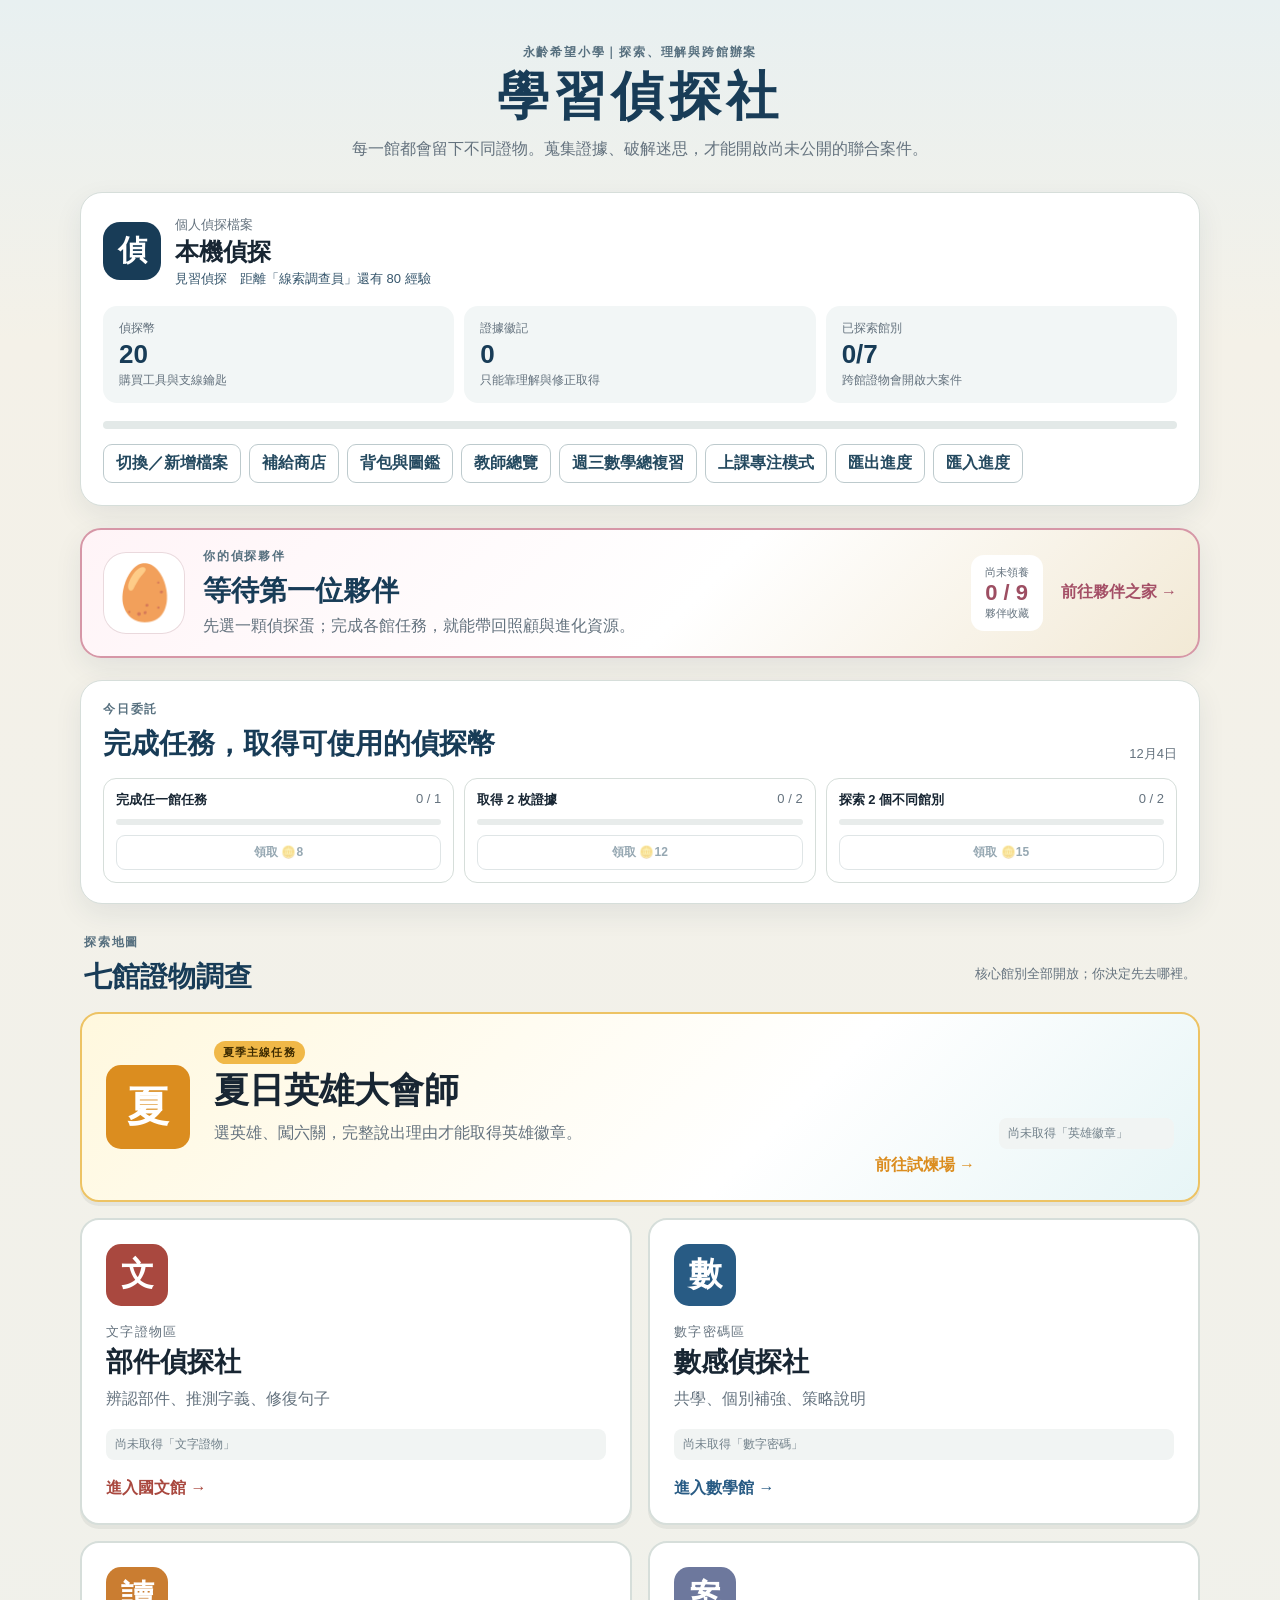
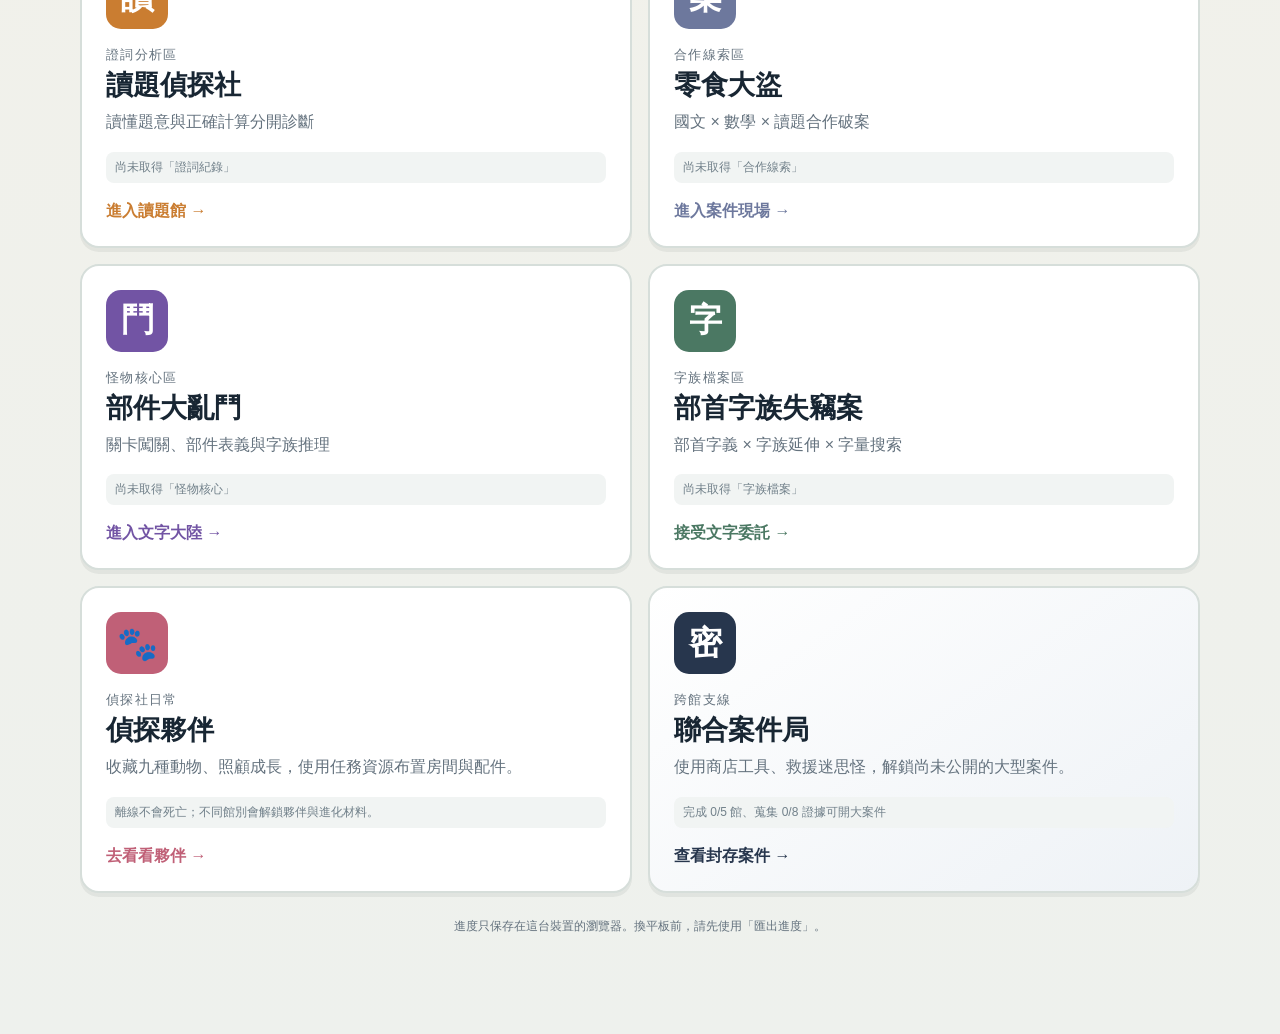
<file: index.html>
<!DOCTYPE html>
<html lang="zh-Hant">
<head>
  <meta charset="UTF-8">
  <meta name="viewport" content="width=device-width, initial-scale=1.0">
  <title>永齡學習偵探社｜世界大廳</title>
  <link rel="stylesheet" href="hub.css">
  <style>.console-actions .console-link{border:1px solid #bdcacd;border-radius:9px;background:#fff;padding:8px 12px;color:#254a60;font-weight:800;text-decoration:none}.console-actions .console-link:hover{background:#edf5f6}</style>
</head>
<body>
  <main class="hub">
    <header class="hero">
      <p class="eyebrow">永齡希望小學｜探索、理解與跨館辦案</p>
      <h1>學習偵探社</h1>
      <p>每一館都會留下不同證物。蒐集證據、破解迷思，才能開啟尚未公開的聯合案件。</p>
    </header>

    <section class="profile-console">
      <div class="profile-main">
        <div class="avatar" id="profile-avatar">偵</div>
        <div>
          <small id="profile-type">個人檔案</small>
          <h2 id="profile-name">本機偵探</h2>
          <p><span id="profile-rank">見習偵探</span><span id="rank-next"></span></p>
        </div>
      </div>
      <div class="profile-stats">
        <div><span>偵探幣</span><strong id="world-coins">0</strong><small>購買工具與支線鑰匙</small></div>
        <div><span>證據徽記</span><strong id="world-evidence">0</strong><small>只能靠理解與修正取得</small></div>
        <div><span>已探索館別</span><strong id="world-modules">0/7</strong><small>跨館證物會開啟大案件</small></div>
      </div>
      <div class="rank-track"><div id="rank-fill"></div></div>
      <div class="console-actions">
        <button data-open="profile-modal">切換／新增檔案</button>
        <button data-open="shop-modal">補給商店</button>
        <button data-open="bag-modal">背包與圖鑑</button>
        <button data-open="teacher-modal">教師總覽</button>
        <a class="console-link" href="wednesday-review/index.html">週三數學總複習</a>
        <button id="toggle-companion">上課專注模式</button>
        <button id="export-profile">匯出進度</button>
        <button id="import-profile">匯入進度</button>
        <input id="import-file" type="file" accept=".json,application/json" hidden>
      </div>
    </section>

    <a class="companion-spotlight" id="companion-spotlight" href="pet/index.html">
      <div class="spotlight-avatar">
        <span id="hub-pet-avatar">🥚</span><i id="hub-pet-accessory"></i>
      </div>
      <div class="spotlight-copy">
        <p class="eyebrow">你的偵探夥伴</p>
        <h2 id="hub-pet-name">等待第一位夥伴</h2>
        <p id="hub-pet-line">選一顆偵探蛋；完成各館任務，為牠帶回飼料、玩具與進化材料。</p>
      </div>
      <div class="spotlight-status">
        <span id="hub-pet-stage">尚未領養</span>
        <strong id="hub-pet-collection">0 / 9</strong>
        <small>夥伴收藏</small>
      </div>
      <b>前往夥伴之家 →</b>
    </a>

    <section class="quest-board">
      <div class="section-head">
        <div><p class="eyebrow">今日委託</p><h2>完成任務，取得可使用的偵探幣</h2></div>
        <span id="quest-date"></span>
      </div>
      <div id="quest-list" class="quest-list"></div>
    </section>

    <section class="section-head world-head">
      <div><p class="eyebrow">探索地圖</p><h2>七館證物調查</h2></div>
      <p>核心館別全部開放；你決定先去哪裡。</p>
    </section>

    <section class="subject-grid" aria-label="選擇任務">
      <a class="subject summer featured" href="summer/index.html" data-module="summer">
        <span class="stamp">夏</span>
        <span class="subject-copy">
          <small class="event-badge">夏季主線任務</small>
          <strong>夏日英雄大會師</strong>
          <span>選英雄、闖六關，完整說出理由才能取得英雄徽章。</span>
        </span>
        <span class="module-progress" id="progress-summer"></span>
        <span class="go">前往試煉場 →</span>
      </a>

      <a class="subject chinese" href="chinese/index.html" data-module="chinese">
        <span class="stamp">文</span>
        <span class="subject-copy"><small>文字證物區</small><strong>部件偵探社</strong><span>辨認部件、推測字義、修復句子</span></span>
        <span class="module-progress" id="progress-chinese"></span><span class="go">進入國文館 →</span>
      </a>

      <a class="subject math" href="math/index.html" data-module="math">
        <span class="stamp">數</span>
        <span class="subject-copy"><small>數字密碼區</small><strong>數感偵探社</strong><span>共學、個別補強、策略說明</span></span>
        <span class="module-progress" id="progress-math"></span><span class="go">進入數學館 →</span>
      </a>

      <a class="subject reading" href="reading/index.html" data-module="reading">
        <span class="stamp">讀</span>
        <span class="subject-copy"><small>證詞分析區</small><strong>讀題偵探社</strong><span>讀懂題意與正確計算分開診斷</span></span>
        <span class="module-progress" id="progress-reading"></span><span class="go">進入讀題館 →</span>
      </a>

      <a class="subject party" href="party/index.html" data-module="party">
        <span class="stamp">案</span>
        <span class="subject-copy"><small>合作線索區</small><strong>零食大盜</strong><span>國文 × 數學 × 讀題合作破案</span></span>
        <span class="module-progress" id="progress-party"></span><span class="go">進入案件現場 →</span>
      </a>

      <a class="subject battle" href="battle/index.html" data-module="battle">
        <span class="stamp">鬥</span>
        <span class="subject-copy"><small>怪物核心區</small><strong>部件大亂鬥</strong><span>關卡闖關、部件表義與字族推理</span></span>
        <span class="module-progress" id="progress-battle"></span><span class="go">進入文字大陸 →</span>
      </a>

      <a class="subject radical" href="radical-case/index.html" data-module="radical">
        <span class="stamp">字</span>
        <span class="subject-copy"><small>字族檔案區</small><strong>部首字族失竊案</strong><span>部首字義 × 字族延伸 × 字量搜索</span></span>
        <span class="module-progress" id="progress-radical"></span><span class="go">接受文字委託 →</span>
      </a>

      <a class="subject pet" href="pet/index.html">
        <span class="stamp">🐾</span>
        <span class="subject-copy">
          <small>偵探社日常</small><strong>偵探夥伴</strong>
          <span>收藏九種動物、照顧成長，使用任務資源布置房間與配件。</span>
        </span>
        <span class="module-progress">離線不會死亡；不同館別會解鎖夥伴與進化材料。</span>
        <span class="go">去看看夥伴 →</span>
      </a>

      <a class="subject guild" href="guild/index.html">
        <span class="stamp">密</span>
        <span class="subject-copy">
          <small>跨館支線</small><strong>聯合案件局</strong>
          <span>使用商店工具、救援迷思怪，解鎖尚未公開的大型案件。</span>
        </span>
        <span class="module-progress" id="guild-progress"></span>
        <span class="go">查看封存案件 →</span>
      </a>
    </section>

    <p class="save-note">進度只保存在這台裝置的瀏覽器。換平板前，請先使用「匯出進度」。</p>
  </main>

  <div id="profile-modal" class="modal hidden" role="dialog" aria-modal="true">
    <div class="modal-card">
      <button class="modal-close" data-close>×</button>
      <h2>偵探檔案</h2>
      <label>目前檔案<select id="profile-select"></select></label>
      <hr>
      <label>新增名稱<input id="new-profile-name" maxlength="16" placeholder="姓名、代號或小隊名"></label>
      <div class="type-choice">
        <button class="selected" data-profile-type="individual">個人偵探</button>
        <button data-profile-type="team">小隊檔案</button>
      </div>
      <button id="create-profile" class="modal-primary">建立並切換</button>
      <p id="profile-message" class="modal-message"></p>
    </div>
  </div>

  <div id="shop-modal" class="modal hidden" role="dialog" aria-modal="true">
    <div class="modal-card wide">
      <button class="modal-close" data-close>×</button>
      <h2>偵探補給商店</h2>
      <p>道具會改變聯合案件的判斷方式；核心學習館別不需付費。</p>
      <div id="shop-list" class="shop-list"></div>
      <p id="shop-message" class="modal-message"></p>
    </div>
  </div>

  <div id="bag-modal" class="modal hidden" role="dialog" aria-modal="true">
    <div class="modal-card wide">
      <button class="modal-close" data-close>×</button>
      <h2>背包、稱號與迷思通緝</h2>
      <div id="bag-list" class="bag-list"></div>
      <h3>迷思通緝榜</h3>
      <div id="myth-list" class="myth-list"></div>
      <h3>已取得稱號</h3>
      <div id="title-list" class="title-list"></div>
    </div>
  </div>

  <div id="teacher-modal" class="modal hidden" role="dialog" aria-modal="true">
    <div class="modal-card teacher-card">
      <button class="modal-close" data-close>×</button>
      <h2>教師總覽</h2>
      <p>資料只來自這台裝置上的偵探檔案，可快速查看練習量、最近表現與待加強迷思。</p>
      <div class="teacher-summary" id="teacher-summary"></div>
      <div class="teacher-table-wrap"><table class="teacher-table">
        <thead><tr><th>偵探</th><th>最近練習</th><th>七館進度</th><th>平均正確率</th><th>常見迷思</th><th>夥伴</th></tr></thead>
        <tbody id="teacher-rows"></tbody>
      </table></div>
      <button id="export-teacher" class="modal-primary">下載教師總覽 CSV</button>
      <p id="teacher-message" class="modal-message"></p>
    </div>
  </div>

  <script src="detective-system.js"></script>
  <script src="hub.js"></script>
</body>
</html>
</file>
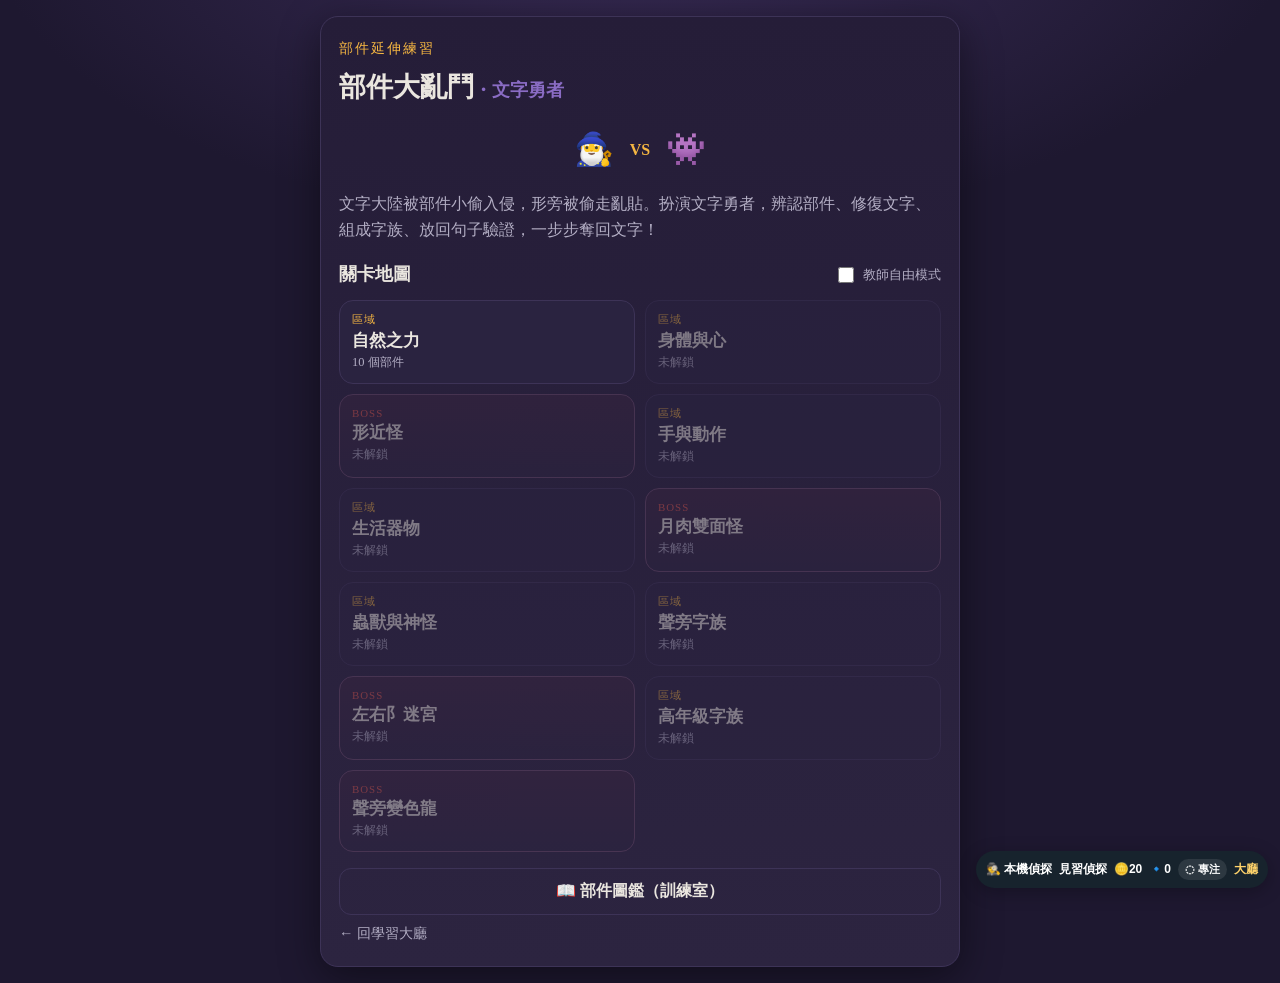
<file: battle/index.html>
<!DOCTYPE html>
<html lang="zh-Hant">
<head>
  <meta charset="UTF-8">
  <meta name="viewport" content="width=device-width, initial-scale=1.0">
  <title>部件大亂鬥・文字勇者</title>
  <link rel="stylesheet" href="style.css">
</head>
<body>
<main class="b-wrap">

  <!-- 首頁：關卡地圖 -->
  <section id="b-home" class="b-screen active">
    <div class="b-card">
      <p class="b-eyebrow">部件延伸練習</p>
      <h1 class="b-title">部件大亂鬥<span>・文字勇者</span></h1>
      <div class="b-scene-mini"><span>🧙‍♂️</span><span class="b-vs">VS</span><span>👾</span></div>
      <p id="b-intro" class="b-intro"></p>
      <div class="b-map-head">
        <h2 class="b-h2">關卡地圖</h2>
        <label class="b-teacher-toggle"><input type="checkbox" id="b-teacher"> 教師自由模式</label>
      </div>
      <div id="b-nodes" class="b-nodes"></div>
      <button id="b-atlas-btn" class="b-btn b-ghost b-block" type="button">📖 部件圖鑑（訓練室）</button>
      <a class="b-link" href="../index.html">← 回學習大廳</a>
    </div>
  </section>

  <!-- 一般關卡 -->
  <section id="b-play" class="b-screen">
    <div class="b-card">
      <div class="b-play-head">
        <div><span id="b-play-title" class="b-level-title"></span><small id="b-play-sub" class="b-play-sub"></small></div>
        <button class="b-btn b-mini b-quit" type="button">中止</button>
      </div>
      <div id="b-scene" class="b-scene">
        <div class="b-actor hero"><span class="b-emoji">🧙‍♂️</span></div>
        <p id="b-task-progress" class="b-progress"></p>
        <div class="b-actor villain"><span class="b-emoji">👾</span></div>
      </div>
      <div id="b-skills" class="b-skills"></div>
      <div id="b-task" class="b-task"></div>
    </div>
  </section>

  <!-- Boss 戰 -->
  <section id="b-boss" class="b-screen">
    <div class="b-card b-boss-card">
      <div class="b-play-head">
        <div><span id="b-boss-title" class="b-level-title"></span><small id="b-boss-desc" class="b-play-sub"></small></div>
        <button class="b-btn b-mini b-quit" type="button">中止</button>
      </div>
      <div class="b-boss-scene"><span class="b-boss-emoji">👾</span></div>
      <div class="b-bal"><div id="b-boss-bar-fill" class="b-boss-bar-fill"></div></div>
      <p id="b-boss-bar-text" class="b-bal-text"></p>
      <div id="b-boss-task" class="b-task"></div>
    </div>
  </section>

  <!-- 結算 -->
  <section id="b-result" class="b-screen">
    <div class="b-card b-center">
      <h1 id="b-result-title" class="b-title sm"></h1>
      <p id="b-result-detail" class="b-result-detail"></p>
      <div id="b-result-bars" class="b-result-bars"></div>
      <div id="b-result-note" class="b-result-note"></div>
      <button id="b-next-node" class="b-btn b-primary b-block" type="button">下一關 →</button>
      <button class="b-btn b-ghost b-block b-home-btn" type="button">回關卡地圖</button>
    </div>
  </section>

  <!-- 圖鑑 -->
  <section id="b-atlas" class="b-screen">
    <div class="b-card">
      <p class="b-eyebrow">部件圖鑑・訓練室</p>
      <h2 class="b-h2">部件的本形、變形、意義與例字</h2>
      <div id="b-atlas-content" class="b-atlas"></div>
      <button class="b-btn b-ghost b-block b-home-btn" type="button">← 回首頁</button>
    </div>
  </section>

</main>
<script src="../detective-system.js"></script>
<script src="component-data.js"></script>
<script src="question-data.js"></script>
<script src="script.js"></script>
</body>
</html>
</file>
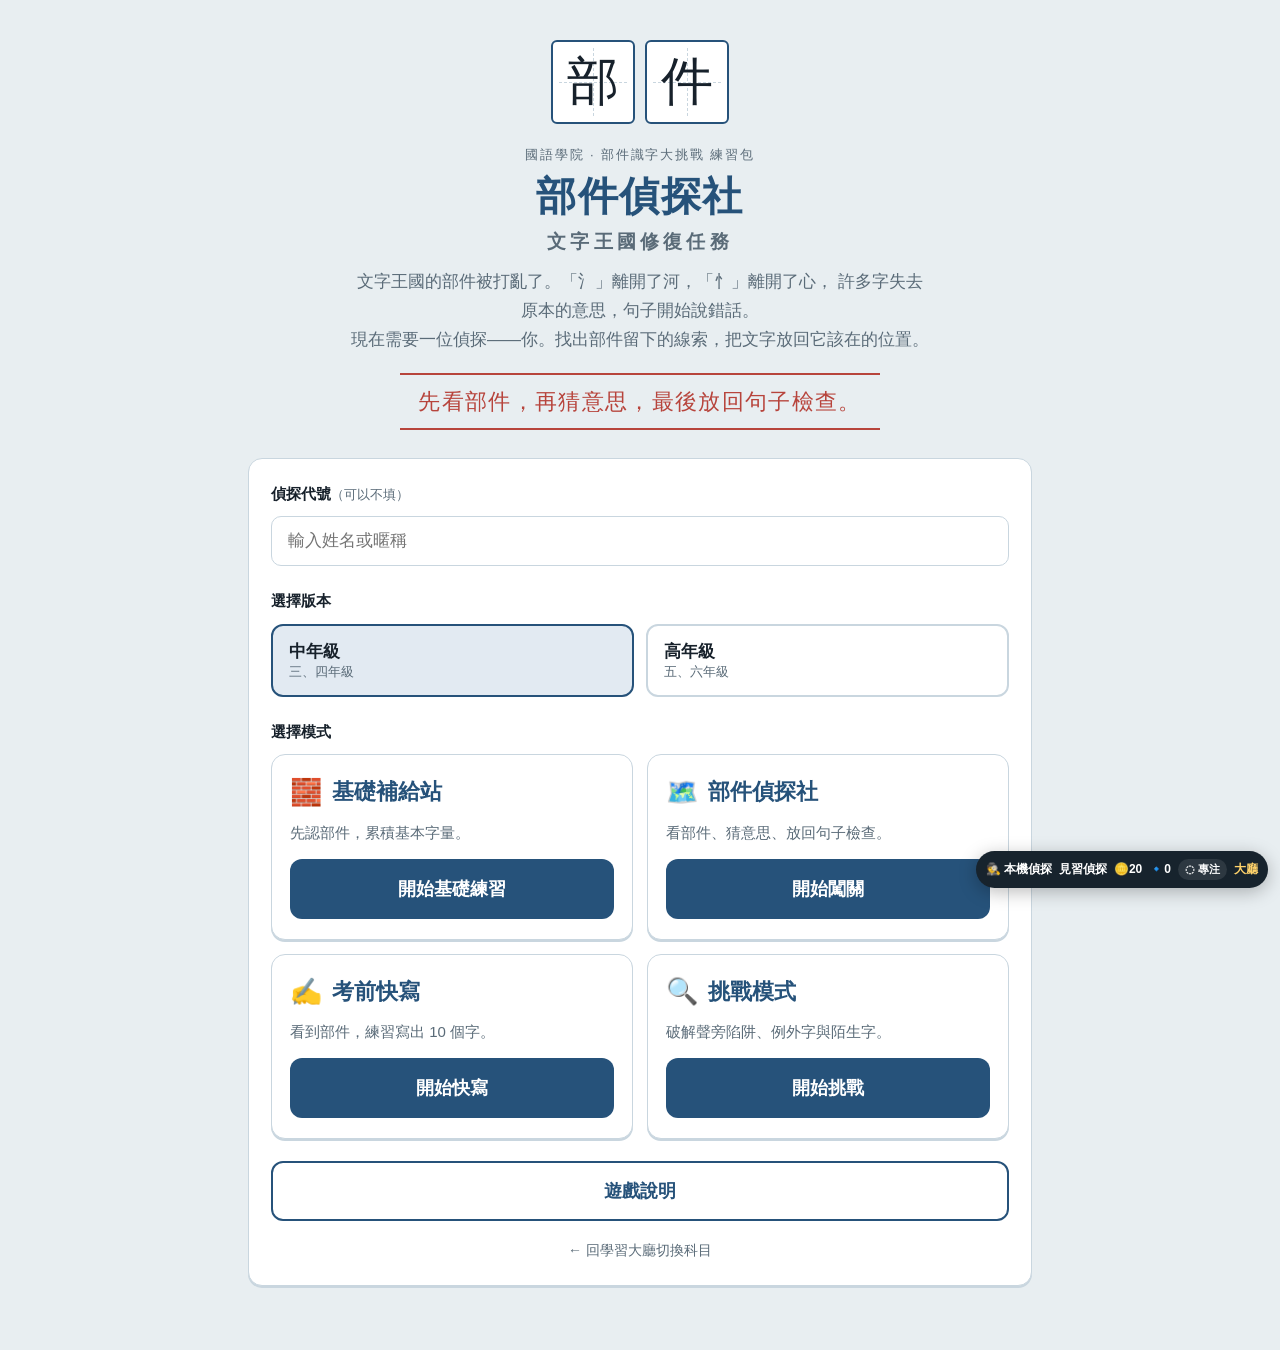
<file: chinese/index.html>
<!DOCTYPE html>
<html lang="zh-Hant">
<head>
<meta charset="UTF-8">
<meta name="viewport" content="width=device-width, initial-scale=1.0">
<title>部件偵探社：文字王國修復任務</title>
<link rel="stylesheet" href="style.css">
</head>
<body>

<!-- ============ 上方狀態列（遊戲進行中才顯示） ============ -->
<header id="topbar" class="topbar hidden">
  <div class="topbar-left">
    <span class="seal">偵</span>
    <span id="bar-stage" class="bar-stage">第 1 關 · 部件認親</span>
  </div>
  <div class="topbar-right">
    <span id="bar-mode" class="tag">闖關模式</span>
    <span id="bar-progress" class="tag tag-quiet">1 / 5</span>
    <button id="btn-quit" class="btn-text" type="button">回國文首頁</button>
  </div>
  <div class="progress-rail"><div id="progress-fill" class="progress-fill"></div></div>
</header>

<main>

<!-- ============ 首頁 ============ -->
<section id="screen-home" class="screen active">
  <div class="home-wrap">

    <div class="hero">
      <div class="hero-grid" aria-hidden="true">
        <div class="tian">
          <span class="tian-char">部</span>
        </div>
        <div class="tian">
          <span class="tian-char">件</span>
        </div>
      </div>
      <p class="eyebrow">國語學院 · 部件識字大挑戰 練習包</p>
      <h1>部件偵探社<span class="subtitle">文字王國修復任務</span></h1>
      <p class="story">
        文字王國的部件被打亂了。「氵」離開了河，「忄」離開了心，
        許多字失去原本的意思，句子開始說錯話。<br>
        現在需要一位偵探——你。找出部件留下的線索，把文字放回它該在的位置。
      </p>
      <p class="creed">先看部件，再猜意思，最後放回句子檢查。</p>
    </div>

    <div class="setup-card">
      <div class="field">
        <label class="field-label" for="input-name">偵探代號<span class="hint">（可以不填）</span></label>
        <input id="input-name" type="text" maxlength="12" placeholder="輸入姓名或暱稱" autocomplete="off">
      </div>

      <div class="field">
        <span class="field-label">選擇版本</span>
        <div class="choice-row" role="radiogroup" aria-label="選擇版本">
          <button class="choice" type="button" data-level="middle" role="radio" aria-checked="true">
            <strong>中年級</strong><span>三、四年級</span>
          </button>
          <button class="choice" type="button" data-level="upper" role="radio" aria-checked="false">
            <strong>高年級</strong><span>五、六年級</span>
          </button>
        </div>
      </div>

      <div class="field">
        <span class="field-label">選擇模式</span>
        <div class="mode-cards">
          <article class="mode-card">
            <div class="mode-head"><span class="mode-emoji">🧱</span><h3>基礎補給站</h3></div>
            <p class="mode-sub">先認部件，累積基本字量。</p>
            <button id="btn-basic" class="btn btn-primary btn-block" type="button">開始基礎練習</button>
          </article>
          <article class="mode-card">
            <div class="mode-head"><span class="mode-emoji">🗺️</span><h3>部件偵探社</h3></div>
            <p class="mode-sub">看部件、猜意思、放回句子檢查。</p>
            <button id="btn-adventure" class="btn btn-primary btn-block" type="button">開始闖關</button>
          </article>
          <article class="mode-card">
            <div class="mode-head"><span class="mode-emoji">✍️</span><h3>考前快寫</h3></div>
            <p class="mode-sub">看到部件，練習寫出 10 個字。</p>
            <button id="btn-exam" class="btn btn-primary btn-block" type="button">開始快寫</button>
          </article>
          <article class="mode-card">
            <div class="mode-head"><span class="mode-emoji">🔍</span><h3>挑戰模式</h3></div>
            <p class="mode-sub">破解聲旁陷阱、例外字與陌生字。</p>
            <button id="btn-challenge" class="btn btn-primary btn-block" type="button">開始挑戰</button>
          </article>
        </div>
      </div>

      <div class="home-actions">
        <button id="btn-howto" class="btn btn-ghost" type="button">遊戲說明</button>
      </div>
      <a class="lobby-link" href="../index.html">← 回學習大廳切換科目</a>
    </div>
  </div>
</section>

<!-- ============ 答題畫面 ============ -->
<section id="screen-game" class="screen">
  <div class="play-wrap">
    <article class="card">
      <div id="focus-box" class="focus-box hidden">
        <div class="tian tian-lg"><span id="focus-char" class="tian-char"></span></div>
        <p id="focus-label" class="focus-label">線索部件</p>
      </div>

      <p id="q-meta" class="q-meta"></p>
      <h2 id="q-text" class="q-text"></h2>

      <div id="options" class="options"></div>

      <div id="feedback" class="feedback hidden">
        <p id="fb-verdict" class="fb-verdict"></p>
        <p id="fb-line" class="fb-line"></p>
        <p id="fb-explain" class="fb-explain"></p>
      </div>

      <button id="btn-next" class="btn btn-primary btn-block hidden" type="button">下一題</button>
    </article>
  </div>
</section>

<!-- ============ 過關畫面 ============ -->
<section id="screen-stage" class="screen">
  <div class="narrow">
    <article class="card center">
      <div id="stage-icon" class="stage-icon">🗺️</div>
      <h2 id="stage-title">第 1 關完成</h2>
      <p id="stage-score" class="stage-score"></p>
      <p id="stage-remind" class="stage-remind"></p>
      <div id="passcode" class="passcode hidden">
        <span class="passcode-label">通關密語</span>
        <p id="passcode-text"></p>
      </div>
      <button id="btn-continue" class="btn btn-primary btn-block">前往下一關</button>
    </article>
  </div>
</section>

<!-- ============ 結果頁 ============ -->
<section id="screen-result" class="screen">
  <div class="narrow">
    <article class="card report">
      <p class="eyebrow">偵探結案報告</p>
      <h2 id="r-name">部件偵探</h2>
      <p id="r-context" class="r-context"></p>

      <div class="score-hero">
        <div class="tian tian-lg score-tian"><span id="r-accuracy" class="tian-char score-num">0%</span></div>
        <div class="score-side">
          <p id="r-rank" class="r-rank">—</p>
          <p id="r-count" class="r-count">答對 0 題 / 共 0 題</p>
        </div>
      </div>

      <section class="report-block">
        <h3>四項能力</h3>
        <div id="r-skills" class="skills"></div>
      </section>

      <section class="report-block">
        <h3>常錯部件</h3>
        <div id="r-mistakes" class="mistakes"></div>
      </section>

      <section class="report-block">
        <h3>錯題回顧</h3>
        <div id="r-review" class="review"></div>
      </section>

      <section class="report-block">
        <h3>偵探講評</h3>
        <p id="r-comment" class="r-comment"></p>
      </section>

      <section class="report-block">
        <h3>下一步練習</h3>
        <p id="r-next" class="r-next"></p>
      </section>

      <div class="result-actions">
        <button id="btn-export" class="btn btn-primary">匯出結果 (.json)</button>
        <button id="btn-again" class="btn btn-ghost">重新挑戰</button>
        <button id="btn-home" class="btn btn-ghost">回首頁</button>
      </div>
    </article>
  </div>
</section>

<!-- ============ 考前快寫：作答 ============ -->
<section id="screen-exam" class="screen">
  <div class="narrow">
    <article class="card center exam-card">
      <p id="exam-progress" class="exam-progress">第 1 / 6 個部件</p>
      <div class="tian tian-lg"><span id="exam-radical" class="tian-char"></span></div>
      <p id="exam-radical-name" class="exam-radical-name"></p>
      <h2 id="exam-prompt" class="exam-prompt"></h2>
      <p class="exam-selfnote">先在紙上或小白板寫出 10 個字，再按下面對照答案庫。這個模式不計分。</p>

      <button id="btn-exam-reveal" class="btn btn-primary btn-block" type="button">顯示答案庫</button>

      <div id="exam-answers" class="exam-answers hidden">
        <div id="exam-groups" class="exam-groups"></div>
        <div class="exam-hint-box">
          <p id="exam-meaning" class="exam-meaning"></p>
          <p id="exam-caution" class="exam-caution"></p>
        </div>
        <button id="btn-exam-next" class="btn btn-primary btn-block" type="button">下一個部件</button>
      </div>

      <button id="btn-exam-quit" class="btn btn-ghost btn-block" type="button">回首頁</button>
    </article>
  </div>
</section>

<!-- ============ 考前快寫：回顧（不計分） ============ -->
<section id="screen-exam-result" class="screen">
  <div class="narrow">
    <article class="card report">
      <p class="eyebrow">考前快寫 · 練習回顧</p>
      <h2 id="xr-name">部件偵探</h2>
      <p id="xr-context" class="r-context"></p>

      <section class="report-block">
        <h3>今天練習了這些部件</h3>
        <div id="xr-list" class="exam-review"></div>
      </section>

      <section class="report-block">
        <h3>建議再複習</h3>
        <p id="xr-review" class="r-next"></p>
      </section>

      <p class="exam-creed">能寫出 10 個字是考試技巧；能說出它們共同的意義，才是真正的識字能力。</p>

      <div class="result-actions">
        <button id="btn-exam-again" class="btn btn-primary" type="button">再練一次</button>
        <button id="btn-exam-home" class="btn btn-ghost" type="button">回首頁</button>
      </div>
    </article>
  </div>
</section>

</main>

<!-- ============ 遊戲說明 ============ -->
<div id="modal" class="modal hidden" role="dialog" aria-modal="true" aria-labelledby="modal-title">
  <div class="modal-card">
    <h2 id="modal-title">怎麼玩</h2>
    <ol class="howto">
      <li>先選<strong>年級版本</strong>，再從四張卡片挑一個<strong>模式</strong>開始。</li>
      <li><strong>基礎補給站</strong>認部件、<strong>部件偵探社</strong>五關闖關、<strong>挑戰模式</strong>加強；這三種是選擇題。</li>
      <li><strong>考前快寫</strong>不計分：看到部件先自己寫 10 個字，再對照答案庫與意義分組。</li>
      <li>每題先看清楚<strong>部件</strong>，再看選項。</li>
      <li>點選答案後會馬上告訴你對不對，並說明線索藏在哪個部件。</li>
      <li>看完解析，按「下一題」繼續。</li>
      <li>全部完成後會出現<strong>結案報告</strong>，可以匯出成檔案交給老師。</li>
    </ol>
    <h3>五關在練什麼</h3>
    <ul class="howto">
      <li><strong>第 1 關 部件認親</strong>：認出部件，知道它屬於哪一家。</li>
      <li><strong>第 2 關 字義偵探</strong>：從一群同部件的字，歸納它們的共同意思。</li>
      <li><strong>第 3 關 錯字修復</strong>：在句子裡選出正確的字。</li>
      <li><strong>第 4 關 陌生字推理</strong>：看到不認識的字，先用部件猜方向。</li>
      <li><strong>第 5 關 終極密碼</strong>：綜合應用，拿到通關密語。</li>
    </ul>
    <p class="note">提醒：部件的意思是「常見的線索」，不是絕對的規則。偵探要留意例外。</p>
    <button id="btn-close-modal" class="btn btn-primary btn-block">知道了</button>
  </div>
</div>

<script src="../detective-system.js"></script>
<script src="questions.js"></script>
<script src="script.js"></script>
</body>
</html>
</file>
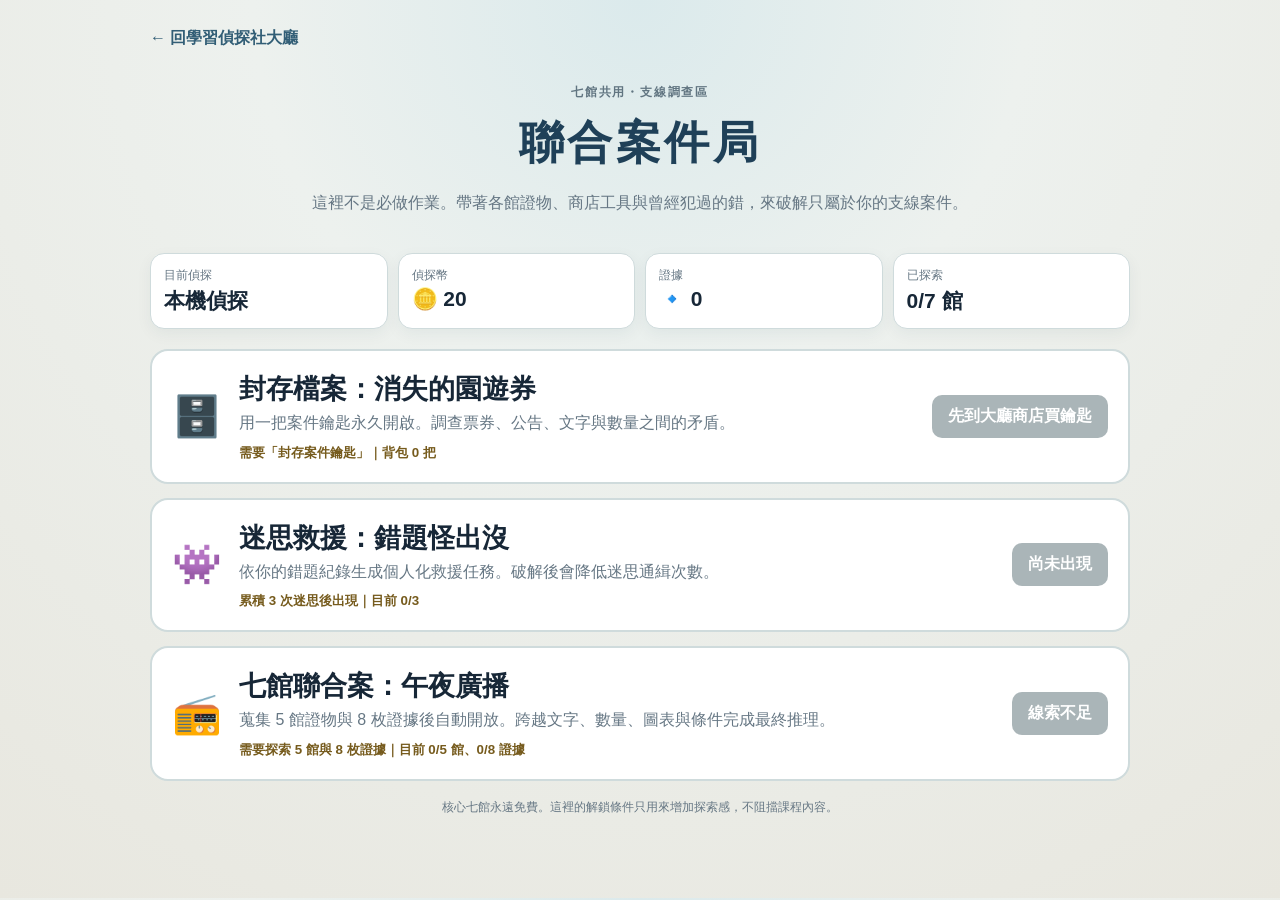
<file: guild/index.html>
<!DOCTYPE html>
<html lang="zh-Hant">
<head>
  <meta charset="UTF-8">
  <meta name="viewport" content="width=device-width,initial-scale=1">
  <title>聯合案件局｜永齡學習偵探社</title>
  <link rel="stylesheet" href="style.css">
</head>
<body>
  <main>
    <section id="g-home" class="screen active">
      <a class="back" href="../index.html">← 回學習偵探社大廳</a>
      <header>
        <p class="eyebrow">七館共用・支線調查區</p>
        <h1>聯合案件局</h1>
        <p>這裡不是必做作業。帶著各館證物、商店工具與曾經犯過的錯，來破解只屬於你的支線案件。</p>
      </header>
      <section class="brief">
        <div><span>目前偵探</span><strong id="g-name"></strong></div>
        <div><span>偵探幣</span><strong id="g-coins"></strong></div>
        <div><span>證據</span><strong id="g-evidence"></strong></div>
        <div><span>已探索</span><strong id="g-modules"></strong></div>
      </section>
      <section id="g-cases" class="case-grid"></section>
      <p class="ethics">核心七館永遠免費。這裡的解鎖條件只用來增加探索感，不阻擋課程內容。</p>
    </section>

    <section id="g-play" class="screen">
      <div class="play-top">
        <button id="g-quit" class="plain">← 暫停案件</button>
        <strong id="g-case-title"></strong>
        <span id="g-progress"></span>
      </div>
      <div class="play-card">
        <div id="g-monster" class="monster hidden"></div>
        <p id="g-domain" class="domain"></p>
        <h2 id="g-question"></h2>
        <div id="g-options" class="options"></div>
        <div class="tools">
          <button id="g-lens">🔍 放大鏡 <b></b></button>
          <button id="g-scan">📡 迷思掃描 <b></b></button>
          <button id="g-retry">⏳ 本題答錯可重試 <b></b></button>
        </div>
        <div id="g-hint" class="hint hidden"></div>
        <div id="g-feedback" class="feedback hidden"></div>
        <button id="g-next" class="primary hidden">下一份證物 →</button>
      </div>
    </section>

    <section id="g-result" class="screen result">
      <div class="result-card">
        <p class="eyebrow">案件報告</p>
        <h1 id="g-result-title"></h1>
        <div id="g-result-score" class="score"></div>
        <p id="g-result-text"></p>
        <div id="g-result-reward" class="reward"></div>
        <button id="g-home-btn" class="primary">返回聯合案件局</button>
        <a href="../index.html">回偵探社大廳</a>
      </div>
    </section>
  </main>
  <script src="../detective-system.js"></script>
  <script src="questions.js"></script>
  <script src="script.js"></script>
</body>
</html>
</file>
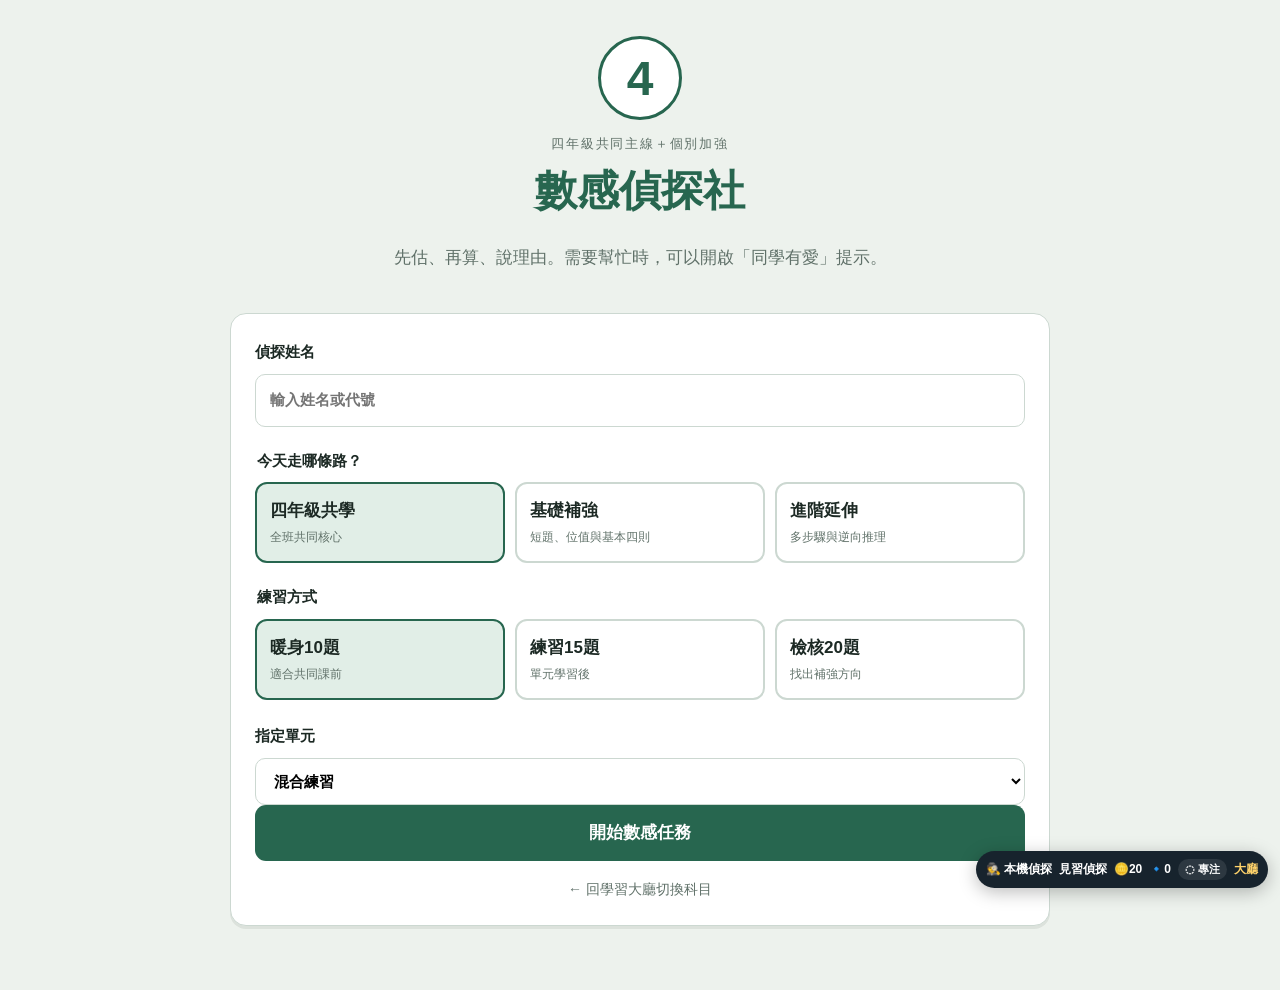
<file: math/index.html>
<!doctype html>
<html lang="zh-Hant">
<head>
  <meta charset="utf-8">
  <meta name="viewport" content="width=device-width,initial-scale=1">
  <title>數感偵探社｜四年級共學</title>
  <link rel="stylesheet" href="math-style.css">
</head>
<body>
  <header id="topbar" class="topbar hidden">
    <div><span class="seal">數</span><strong id="bar-title">數感任務</strong></div>
    <div class="top-actions"><span id="bar-progress" class="tag">1 / 10</span><button id="btn-quit" class="text-btn">回數學首頁</button></div>
    <div class="rail"><div id="rail-fill"></div></div>
  </header>

  <main>
    <section id="screen-home" class="screen active">
      <div class="wrap">
        <header class="hero">
          <div class="number-mark">4</div>
          <p class="eyebrow">四年級共同主線＋個別加強</p>
          <h1>數感偵探社</h1>
          <p>先估、再算、說理由。需要幫忙時，可以開啟「同學有愛」提示。</p>
        </header>

        <section class="setup">
          <label>偵探姓名<input id="student-name" maxlength="12" placeholder="輸入姓名或代號"></label>

          <fieldset><legend>今天走哪條路？</legend>
            <div class="choices three">
              <button class="choice selected" data-path="common"><strong>四年級共學</strong><span>全班共同核心</span></button>
              <button class="choice" data-path="foundation"><strong>基礎補強</strong><span>短題、位值與基本四則</span></button>
              <button class="choice" data-path="extension"><strong>進階延伸</strong><span>多步驟與逆向推理</span></button>
            </div>
          </fieldset>

          <fieldset><legend>練習方式</legend>
            <div class="choices three">
              <button class="choice selected" data-mode="quick"><strong>暖身10題</strong><span>適合共同課前</span></button>
              <button class="choice" data-mode="practice"><strong>練習15題</strong><span>單元學習後</span></button>
              <button class="choice" data-mode="check"><strong>檢核20題</strong><span>找出補強方向</span></button>
            </div>
          </fieldset>

          <label>指定單元
            <select id="skill-filter">
              <option value="all">混合練習</option><option>位值</option><option>加減</option>
              <option>乘法</option><option>除法</option><option>估算</option><option>應用</option>
            </select>
          </label>

          <button id="btn-start" class="primary">開始數感任務</button>
          <a class="lobby" href="../index.html">← 回學習大廳切換科目</a>
        </section>
      </div>
    </section>

    <section id="screen-game" class="screen">
      <div class="play-wrap">
        <article class="card">
          <p id="q-meta" class="meta"></p>
          <h2 id="q-text"></h2>
          <div id="options" class="options"></div>
          <button id="btn-hint" class="hint-btn">♡ 同學有愛：給我一個線索</button>
          <div id="hint-box" class="hint hidden"></div>
          <div id="feedback" class="feedback hidden">
            <strong id="fb-title"></strong><p id="fb-message"></p><p id="fb-explain"></p>
          </div>
          <button id="btn-next" class="primary hidden">下一題</button>
        </article>
      </div>
    </section>

    <section id="screen-result" class="screen">
      <div class="result-wrap"><article class="card report">
        <p class="eyebrow">數感偵探報告</p><h2 id="r-name"></h2><p id="r-context" class="muted"></p>
        <div class="score"><strong id="r-score">0%</strong><span id="r-count"></span></div>
        <h3>各項能力</h3><div id="r-skills"></div>
        <h3>下一步練習</h3><p id="r-next"></p>
        <div class="result-actions"><button id="btn-export" class="primary">匯出結果</button><button id="btn-again" class="secondary">再練一次</button><a href="../index.html" class="secondary link-btn">回學習大廳</a></div>
      </article></div>
    </section>
  </main>
  <script src="../detective-system.js"></script>
  <script src="math-questions.js"></script>
  <script src="math-script.js"></script>
</body>
</html>
</file>
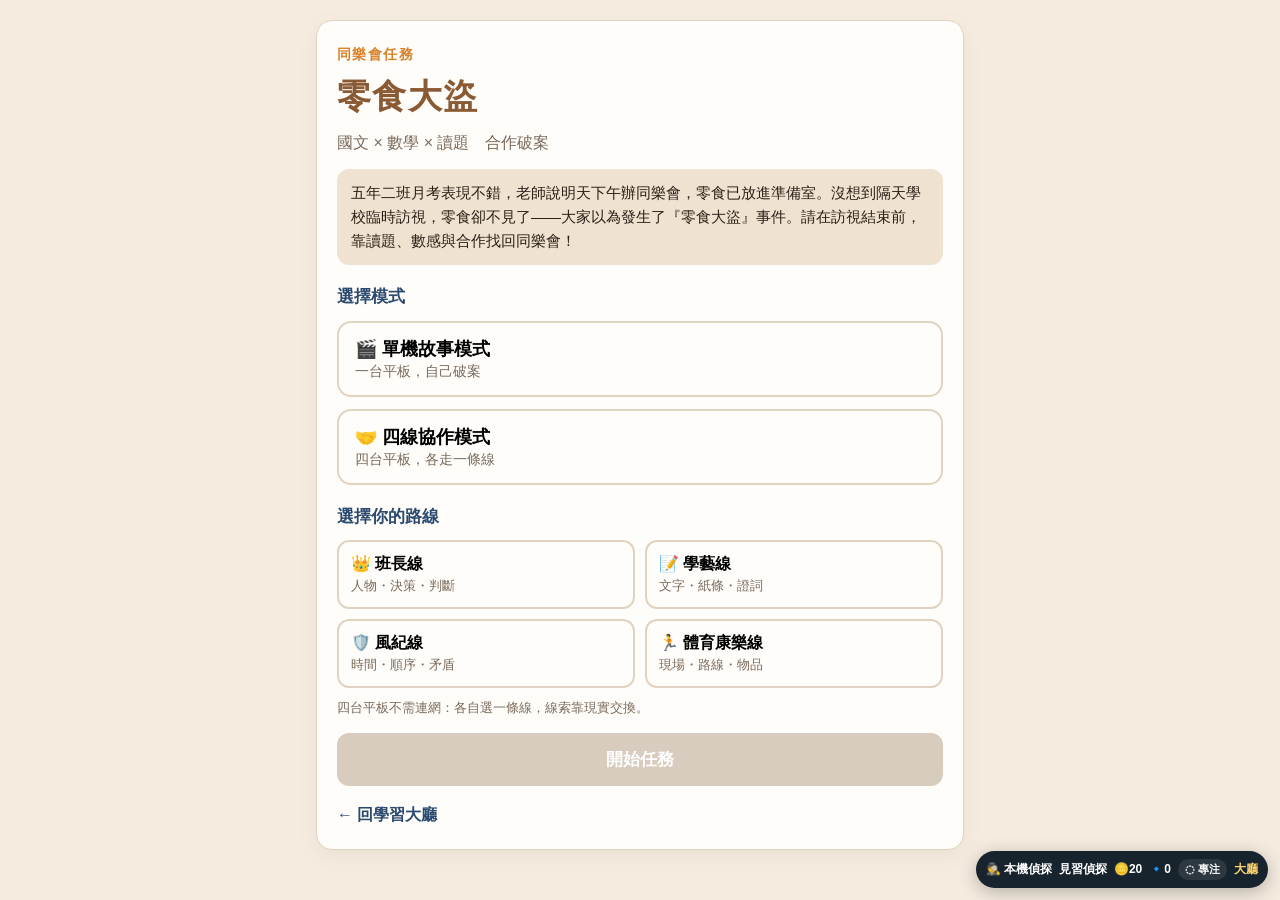
<file: party/index.html>
<!DOCTYPE html>
<html lang="zh-Hant">
<head>
  <meta charset="UTF-8">
  <meta name="viewport" content="width=device-width, initial-scale=1.0">
  <title>同樂會零食大盜｜學習偵探社</title>
  <link rel="stylesheet" href="style.css">
</head>
<body>
<main class="p-wrap">

  <!-- ========== 首頁 ========== -->
  <section id="p-home" class="p-screen active">
    <div class="p-card">
      <p class="p-eyebrow">同樂會任務</p>
      <h1 class="p-title">零食大盜</h1>
      <p class="p-sub">國文 × 數學 × 讀題　合作破案</p>
      <p id="p-intro-text" class="p-intro"></p>

      <h2 class="p-h2">選擇模式</h2>
      <div class="p-mode-row">
        <button id="p-mode-solo" class="p-mode" type="button"><b>🎬 單機故事模式</b><span>一台平板，自己破案</span></button>
        <button id="p-mode-coop" class="p-mode" type="button"><b>🤝 四線協作模式</b><span>四台平板，各走一條線</span></button>
      </div>

      <div id="p-routes" class="p-routes hidden">
        <h2 class="p-h2">選擇你的路線</h2>
        <div class="p-route-grid">
          <button class="p-route" data-route="leader" type="button">👑 班長線<span>人物・決策・判斷</span></button>
          <button class="p-route" data-route="academic" type="button">📝 學藝線<span>文字・紙條・證詞</span></button>
          <button class="p-route" data-route="discipline" type="button">🛡️ 風紀線<span>時間・順序・矛盾</span></button>
          <button class="p-route" data-route="sports" type="button">🏃 體育康樂線<span>現場・路線・物品</span></button>
        </div>
        <p class="p-note">四台平板不需連網：各自選一條線，線索靠現實交換。</p>
      </div>

      <button id="p-start" class="p-btn p-primary p-block" type="button" disabled>開始任務</button>
      <a class="p-link" href="../index.html">← 回學習大廳</a>
    </div>
  </section>

  <!-- ========== 問答（章節題／補救題／Boss 共用） ========== -->
  <section id="p-game" class="p-screen">
    <div class="p-card">
      <div class="p-head">
        <span id="p-chapter-title" class="p-chapter"></span>
        <span class="p-head-right">
          <span id="p-mode-label" class="p-tag"></span>
          <span id="p-timer" class="p-timer hidden"></span>
          <span id="p-coins" class="p-coins">🪙 0</span>
          <span id="p-hp" class="p-hp"></span>
        </span>
      </div>
      <p id="p-chapter-intro" class="p-chapter-intro"></p>
      <p id="p-progress" class="p-progress"></p>
      <h2 id="p-question" class="p-question"></h2>
      <div id="p-options" class="p-options"></div>
      <p id="p-feedback" class="p-feedback"></p>
      <div id="p-evidence" class="p-evidence"></div>
      <div id="p-clue-wrap" class="p-clue-wrap hidden">
        <h3 class="p-h3">🎒 證物袋<small>點兩個碎片試著合成線索報告</small></h3>
        <div id="p-clue-bag" class="p-clue-bag"></div>
        <p id="p-combo-msg" class="p-combo-msg"></p>
        <div id="p-notes" class="p-notes"></div>
      </div>
      <button id="p-next" class="p-btn p-primary p-block hidden" type="button">下一題 →</button>
      <button class="p-btn p-ghost p-block p-quit" type="button">中止回首頁</button>
    </div>
  </section>

  <!-- ========== 密語碎片（協作） ========== -->
  <section id="p-fragment" class="p-screen">
    <div class="p-card p-center">
      <p class="p-eyebrow">本章任務完成</p>
      <p id="p-frag-route" class="p-frag-route"></p>
      <p class="p-frag-label">你的密語碎片是</p>
      <div class="p-frag-secret" id="p-frag-secret"></div>
      <ol class="p-steps">
        <li>把這個字大聲告訴隊友。</li>
        <li>把你這條線的關鍵證據也念給隊友聽。</li>
        <li>聽其他三位隊友的字與線索。</li>
        <li>四個字合成 4 字通關碼。</li>
        <li>由班長線（或主控平板）輸入通關碼。</li>
      </ol>
      <button id="p-frag-go" class="p-btn p-primary p-block" type="button">去輸入通關碼</button>
      <button class="p-btn p-ghost p-block p-quit" type="button">中止回首頁</button>
    </div>
  </section>

  <!-- ========== 通關碼輸入（協作） ========== -->
  <section id="p-passcode" class="p-screen">
    <div class="p-card p-center">
      <p class="p-eyebrow">輸入通關碼</p>
      <p id="p-pass-chapter" class="p-chapter"></p>
      <p class="p-frag-label">合成四位隊友的密語碎片（空白會自動忽略）</p>
      <input id="p-pass-input" class="p-input" type="text" inputmode="text" autocomplete="off" placeholder="例如：鑰匙開門">
      <button id="p-pass-submit" class="p-btn p-primary p-block" type="button">確認通關碼</button>
      <p id="p-pass-hint" class="p-hint"></p>
      <button class="p-btn p-ghost p-block p-quit" type="button">中止回首頁</button>
    </div>
  </section>

  <!-- ========== 章末推理 ========== -->
  <section id="p-final" class="p-screen">
    <div class="p-card">
      <p id="p-final-title" class="p-eyebrow"></p>
      <div id="p-final-clue" class="p-clue hidden"></div>
      <h2 id="p-final-q" class="p-question"></h2>
      <div id="p-final-options" class="p-options"></div>
      <p id="p-final-feedback" class="p-feedback"></p>
      <button id="p-final-next" class="p-btn p-primary p-block hidden" type="button">繼續 →</button>
      <button class="p-btn p-ghost p-block p-quit" type="button">中止回首頁</button>
    </div>
  </section>

  <!-- ========== 冷靜重查 ========== -->
  <section id="p-confront" class="p-screen">
    <div class="p-card">
      <p id="p-cf-title" class="p-eyebrow"></p>
      <div class="p-suspect"><span id="p-cf-emoji" class="p-suspect-emoji"></span><strong id="p-cf-name"></strong></div>
      <p id="p-cf-intro" class="p-chapter-intro"></p>
      <p id="p-cf-step" class="p-progress"></p>
      <div id="p-cf-statements" class="p-statements"></div>
      <div id="p-cf-evidence" class="p-clue-wrap">
        <h3 class="p-h3">🎒 選一個碎片舉證</h3>
        <div id="p-cf-bag" class="p-clue-bag"></div>
      </div>
      <p id="p-cf-feedback" class="p-feedback"></p>
      <button id="p-cf-next" class="p-btn p-primary p-block hidden" type="button">繼續 →</button>
    </div>
  </section>

  <section id="p-cooldown" class="p-screen">
    <div class="p-card p-center">
      <p class="p-eyebrow">冷靜重查</p>
      <p id="p-cool-reason" class="p-cool-reason"></p>
      <p class="p-note">先完成 3 題補救題，回到證據再判斷一次。</p>
      <button id="p-cool-go" class="p-btn p-primary p-block" type="button">開始補救題</button>
    </div>
  </section>

  <!-- ========== 結局 ========== -->
  <section id="p-ending" class="p-screen">
    <div class="p-card p-center">
      <p class="p-eyebrow">案件結束</p>
      <h1 id="p-ending-name" class="p-title"></h1>
      <p id="p-ending-text" class="p-ending-text"></p>
      <p id="p-ending-reveal" class="p-reveal"></p>
      <p id="p-ending-score" class="p-note"></p>
      <button id="p-again" class="p-btn p-primary p-block" type="button">再玩一次</button>
      <a class="p-link" href="../index.html">← 回學習大廳</a>
    </div>
  </section>

  <!-- ========== 錯誤 ========== -->
  <section id="p-error" class="p-screen">
    <div class="p-card p-center">
      <p class="p-eyebrow">無法開始</p>
      <p id="p-error-msg" class="p-cool-reason"></p>
      <button id="p-error-home" class="p-btn p-ghost p-block" type="button">回首頁</button>
    </div>
  </section>

</main>

<!-- 載入順序：故事檔 → 三個題庫（沿用舊檔，設定 window.*_QUESTION_BANK）→ 引擎 -->
<script src="../detective-system.js"></script>
  <script src="story-config.js"></script>
<script src="../chinese/questions.js"></script>
<script src="../math/math-questions.js"></script>
<script src="../reading/questions.js"></script>
<script src="script.js"></script>
</body>
</html>
</file>
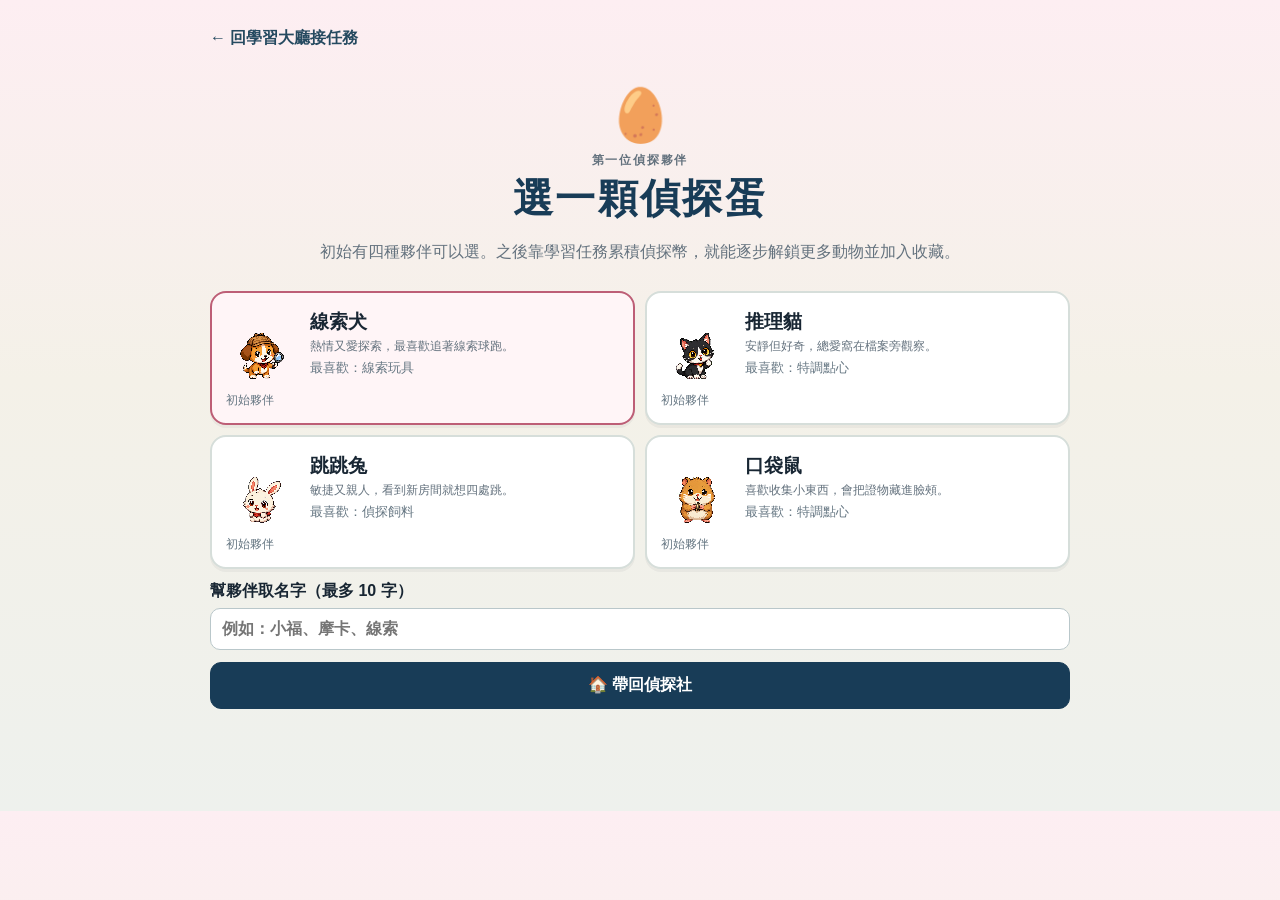
<file: pet/index.html>
<!DOCTYPE html>
<html lang="zh-Hant">
<head>
  <meta charset="UTF-8">
  <meta name="viewport" content="width=device-width,initial-scale=1">
  <title>偵探夥伴之家｜永齡學習偵探社</title>
  <link rel="stylesheet" href="style.css">
</head>
<body>
  <main class="wrap">
    <a class="lobby" href="../index.html">← 回學習大廳接任務</a>

    <section id="screen-adopt" class="screen hidden">
      <header class="hero">
        <div class="icon-mark">🥚</div>
        <p class="eyebrow">第一位偵探夥伴</p>
        <h1>選一顆偵探蛋</h1>
        <p>初始有四種夥伴可以選。之後靠學習任務累積偵探幣，就能逐步解鎖更多動物並加入收藏。</p>
      </header>
      <div class="species-grid" id="egg-choices"></div>
      <label class="name-field">幫夥伴取名字（最多 10 字）
        <input id="pet-name-input" maxlength="10" placeholder="例如：小福、摩卡、線索">
      </label>
      <button id="btn-adopt" class="primary">🏠 帶回偵探社</button>
      <p id="adopt-message" class="message"></p>
    </section>

    <section id="screen-pet" class="screen hidden">
      <section id="pet-room" class="pet-stage-card room-study">
        <div class="pet-head">
          <div><p class="eyebrow" id="pet-species"></p><h1 id="pet-name"></h1></div>
          <div class="head-chips"><span id="pet-stage"></span><span id="pet-count"></span></div>
        </div>
        <div class="room-label" id="room-label">偵探書房</div>
        <div class="pet-habitat" id="pet-habitat" aria-label="夥伴互動房間">
          <button class="habitat-item bowl" data-habitat="food" type="button"><span>🥣</span><small>食盆</small></button>
          <button class="habitat-item bed" data-habitat="bed" type="button"><span>🛏️</span><small>小床</small></button>
          <button class="habitat-item toy" data-habitat="toy" type="button"><span>🧶</span><small>玩具</small></button>
          <span class="habitat-ball" id="habitat-ball" aria-hidden="true">🧶</span>
          <div class="pet-avatar-wrap" id="pet-avatar-wrap">
            <span class="pet-avatar" id="pet-avatar">🥚</span>
            <span class="pet-accessory" id="pet-accessory"></span>
            <span class="pet-stage-emblem" id="pet-stage-emblem" aria-hidden="true"></span>
            <span class="habitat-speech" id="habitat-speech"></span>
          </div>
        </div>
        <p class="habitat-help" id="habitat-help">點房間地面呼叫牠；點食盆、床或玩具與牠互動。牠也會依狀態自行靠近家具。</p>
        <p class="pet-mood-line" id="pet-line"></p>
        <p class="personality" id="pet-personality"></p>

        <div class="growth-track" id="growth-track" aria-label="成長階段"></div>
        <p class="growth-note" id="growth-note"></p>

        <div class="stat">
          <div><span>🍖 飽足</span><b id="stat-hunger-num"></b></div>
          <div class="bar"><i id="stat-hunger"></i></div>
        </div>
        <div class="stat">
          <div><span>💛 心情</span><b id="stat-mood-num"></b></div>
          <div class="bar"><i id="stat-mood"></i></div>
        </div>
        <div class="bond-line">🤝 親密照顧次數：<b id="pet-bond"></b></div>
        <div id="bond-levels" class="bond-levels" aria-label="親密能力"></div>
        <div class="actions" id="pet-actions"></div>
        <p id="pet-message" class="message"></p>
      </section>

      <section class="panel wish-panel">
        <div class="panel-head"><div><p class="eyebrow">今天想和你一起做</p><h2>🐾 夥伴小願望</h2></div><span id="wish-progress"></span></div>
        <p id="wish-label" class="wish-label"></p>
        <p id="wish-reward" class="muted small"></p>
      </section>

      <section class="panel">
        <div class="panel-head"><div><p class="eyebrow">夥伴圖鑑</p><h2>收集與切換夥伴</h2></div>
          <span id="collection-count"></span></div>
        <p class="muted">初始夥伴可直接領養；隱藏夥伴依生涯累積金幣解鎖。買東西只扣錢包，不會倒扣解鎖進度。目前生涯累積：🪙 <b id="lifetime-coins">0</b></p>
        <label class="name-field compact">新夥伴名字
          <input id="new-pet-name" maxlength="10" placeholder="領養新夥伴時使用">
        </label>
        <div id="collection-list" class="collection-list"></div>
        <p id="collection-message" class="message"></p>
      </section>

      <section class="panel">
        <h2>🧬 進化研究</h2>
        <p id="evolve-status" class="muted"></p>
        <div class="mat-list" id="mat-list"></div>
        <button id="btn-evolve" class="primary">✨ 讓目前夥伴進化</button>
        <p class="muted small">成長路線調整為 2＋2＋2：每次通過一館，固定取得該館完整材料，另得兩種隨機材料碎片（兩片自動合成）。每階段仍須選不同館別，但不必一次練遍全館。</p>
      </section>

      <section class="panel">
        <div class="panel-head"><div><p class="eyebrow">房間布置</p><h2>衣櫃與房間</h2></div><span>🪙 <b id="style-coins"></b></span></div>
        <p id="rotation-note" class="muted small"></p>
        <h3>夥伴配件</h3>
        <div id="accessory-list" class="style-list"></div>
        <h3>房間背景</h3>
        <div id="room-list" class="style-list"></div>
        <p id="style-message" class="message"></p>
      </section>

      <section class="panel">
        <div class="panel-head"><div><p class="eyebrow">資源商店</p><h2>夥伴補給站</h2></div><span>🪙 <b id="coins"></b></span></div>
        <p class="muted">完成學習任務與今日委託，就能把偵探幣和飼料帶回來照顧夥伴；補給價格與狀態消耗都已調低。</p>
        <div class="shop-list" id="pet-shop"></div>
        <p id="shop-message" class="message"></p>
      </section>
    </section>
  </main>
  <script src="../detective-system.js"></script>
  <script src="script.js"></script>
</body>
</html>
</file>
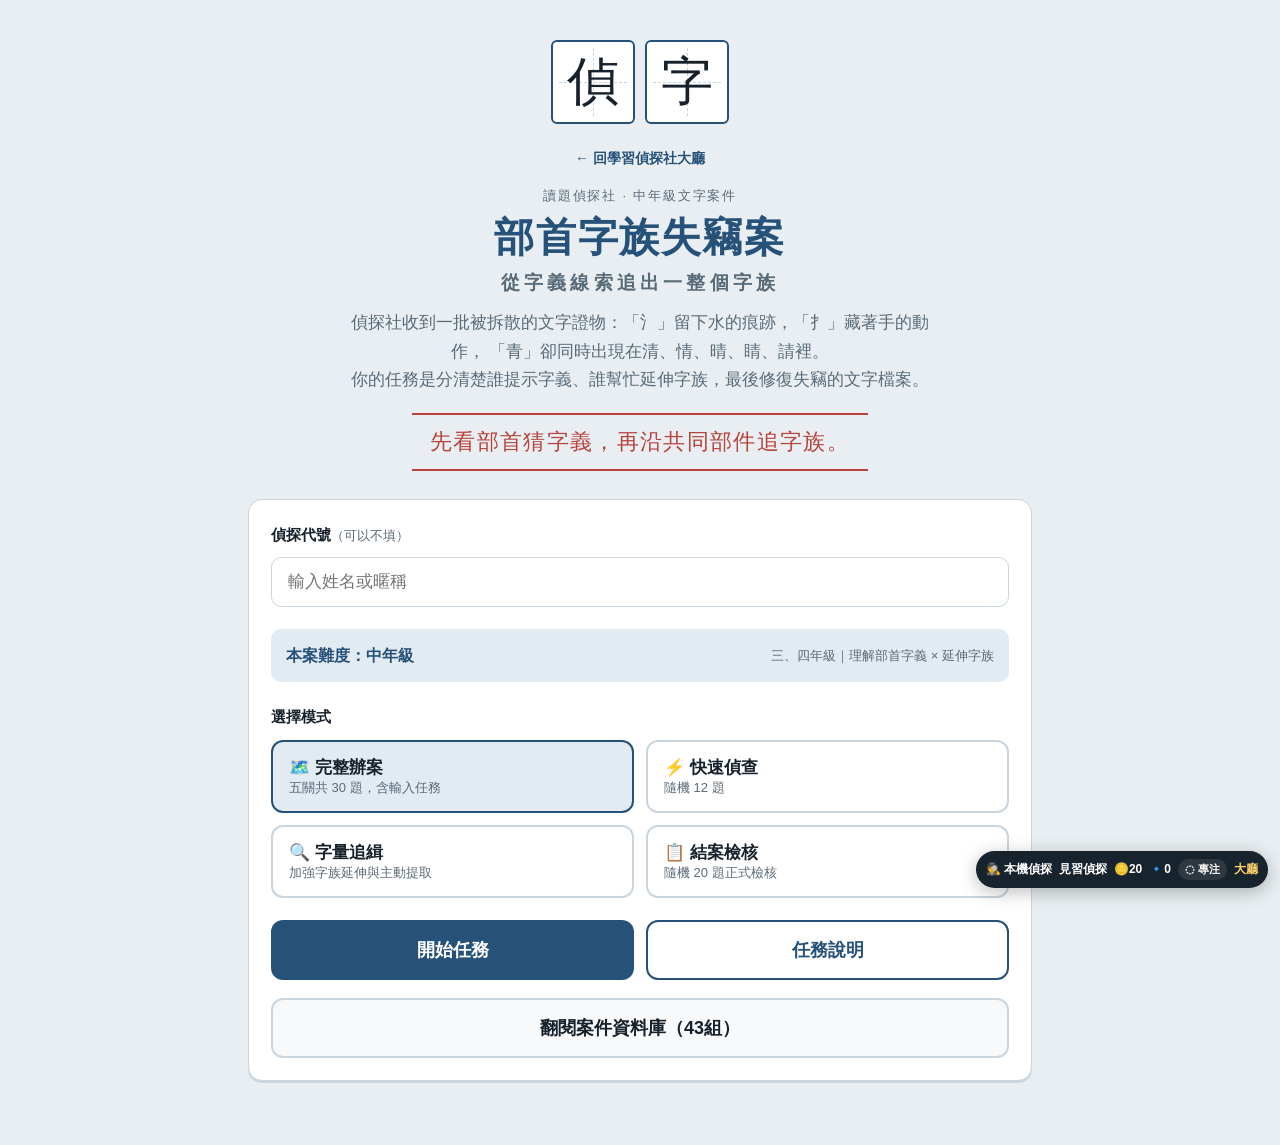
<file: radical-case/index.html>
<!DOCTYPE html>
<html lang="zh-Hant">
<head>
<meta charset="UTF-8">
<meta name="viewport" content="width=device-width, initial-scale=1.0">
<title>讀題偵探社：部首字族失竊案</title>
<link rel="stylesheet" href="style.css">
</head>
<body>

<!-- ============ 上方狀態列（遊戲進行中才顯示） ============ -->
<header id="topbar" class="topbar hidden">
  <div class="topbar-left">
    <span class="seal">偵</span>
    <span id="bar-stage" class="bar-stage">第 1 關 · 部首情報室</span>
  </div>
  <div class="topbar-right">
    <span id="bar-mode" class="tag">闖關模式</span>
    <span id="bar-progress" class="tag tag-quiet">1 / 5</span>
    <button id="btn-quit" class="btn-text" type="button">回案件入口</button>
  </div>
  <div class="progress-rail"><div id="progress-fill" class="progress-fill"></div></div>
</header>

<main>

<!-- ============ 首頁 ============ -->
<section id="screen-home" class="screen active">
  <div class="home-wrap">

    <div class="hero">
      <div class="hero-grid" aria-hidden="true">
        <div class="tian">
          <span class="tian-char">偵</span>
        </div>
        <div class="tian">
          <span class="tian-char">字</span>
        </div>
      </div>
      <a class="agency-link" href="../index.html">← 回學習偵探社大廳</a>
      <p class="eyebrow">讀題偵探社 · 中年級文字案件</p>
      <h1>部首字族失竊案<span class="subtitle">從字義線索追出一整個字族</span></h1>
      <p class="story">
        偵探社收到一批被拆散的文字證物：「氵」留下水的痕跡，「扌」藏著手的動作，
        「青」卻同時出現在清、情、晴、睛、請裡。<br>
        你的任務是分清楚誰提示字義、誰幫忙延伸字族，最後修復失竊的文字檔案。
      </p>
      <p class="creed">先看部首猜字義，再沿共同部件追字族。</p>
    </div>

    <div class="setup-card">
      <div class="field">
        <label class="field-label" for="input-name">偵探代號<span class="hint">（可以不填）</span></label>
        <input id="input-name" type="text" maxlength="12" placeholder="輸入姓名或暱稱" autocomplete="off">
      </div>

      <div class="case-badge"><strong>本案難度：中年級</strong><span>三、四年級｜理解部首字義 × 延伸字族</span></div>

      <div class="field">
        <span class="field-label">選擇模式</span>
        <div class="choice-grid" role="radiogroup" aria-label="選擇模式">
          <button class="choice" type="button" data-mode="adventure" role="radio" aria-checked="true">
            <strong>🗺️ 完整辦案</strong><span>五關共 30 題，含輸入任務</span>
          </button>
          <button class="choice" type="button" data-mode="quick" role="radio" aria-checked="false">
            <strong>⚡ 快速偵查</strong><span>隨機 12 題</span>
          </button>
          <button class="choice" type="button" data-mode="challenge" role="radio" aria-checked="false">
            <strong>🔍 字量追緝</strong><span>加強字族延伸與主動提取</span>
          </button>
          <button class="choice" type="button" data-mode="postTest" role="radio" aria-checked="false">
            <strong>📋 結案檢核</strong><span>隨機 20 題正式檢核</span>
          </button>
        </div>
      </div>

      <div class="home-actions">
        <button id="btn-start" class="btn btn-primary" type="button">開始任務</button>
        <button id="btn-howto" class="btn btn-ghost" type="button">任務說明</button>
      </div>
      <button id="btn-dossier" class="btn btn-paper btn-block" type="button">翻閱案件資料庫（43組）</button>
    </div>
  </div>
</section>

<!-- ============ 答題畫面 ============ -->
<section id="screen-game" class="screen">
  <div class="play-wrap">
    <article class="card">
      <div id="focus-box" class="focus-box hidden">
        <div class="tian tian-lg"><span id="focus-char" class="tian-char"></span></div>
        <p id="focus-label" class="focus-label">線索部件</p>
      </div>

      <p id="q-meta" class="q-meta"></p>
      <h2 id="q-text" class="q-text"></h2>

      <div id="options" class="options"></div>

      <div id="recall-box" class="recall-box hidden">
        <label for="recall-input">請輸入想到的單字，可用空格或頓號分開：</label>
        <textarea id="recall-input" rows="3" placeholder="例如：河、海、湖"></textarea>
        <p id="recall-count" class="recall-count">已輸入 0 個不同的字</p>
        <button id="btn-submit-recall" class="btn btn-primary btn-block" type="button">送出文字證物</button>
      </div>

      <div id="feedback" class="feedback hidden">
        <p id="fb-verdict" class="fb-verdict"></p>
        <p id="fb-line" class="fb-line"></p>
        <p id="fb-explain" class="fb-explain"></p>
      </div>

      <button id="btn-next" class="btn btn-primary btn-block hidden" type="button">下一題</button>
    </article>
  </div>
</section>

<!-- ============ 過關畫面 ============ -->
<section id="screen-stage" class="screen">
  <div class="narrow">
    <article class="card center">
      <div id="stage-icon" class="stage-icon">🗺️</div>
      <h2 id="stage-title">第 1 關完成</h2>
      <p id="stage-score" class="stage-score"></p>
      <p id="stage-remind" class="stage-remind"></p>
      <div id="passcode" class="passcode hidden">
        <span class="passcode-label">通關密語</span>
        <p id="passcode-text"></p>
      </div>
      <button id="btn-continue" class="btn btn-primary btn-block">前往下一關</button>
    </article>
  </div>
</section>

<!-- ============ 結果頁 ============ -->
<section id="screen-result" class="screen">
  <div class="narrow">
    <article class="card report">
      <p class="eyebrow">讀題偵探社 · 結案報告</p>
      <h2 id="r-name">部件偵探</h2>
      <p id="r-context" class="r-context"></p>

      <div class="score-hero">
        <div class="tian tian-lg score-tian"><span id="r-accuracy" class="tian-char score-num">0%</span></div>
        <div class="score-side">
          <p id="r-rank" class="r-rank">—</p>
          <p id="r-count" class="r-count">答對 0 題 / 共 0 題</p>
        </div>
      </div>

      <section class="report-block">
        <h3>五項辦案能力</h3>
        <div id="r-skills" class="skills"></div>
      </section>

      <section class="report-block">
        <h3>待複習線索</h3>
        <div id="r-mistakes" class="mistakes"></div>
      </section>

      <section class="report-block">
        <h3>偵探講評</h3>
        <p id="r-comment" class="r-comment"></p>
      </section>

      <section class="report-block">
        <h3>下一步練習</h3>
        <p id="r-next" class="r-next"></p>
      </section>

      <div class="result-actions">
        <button id="btn-export" class="btn btn-primary">匯出結果 (.json)</button>
        <button id="btn-again" class="btn btn-ghost">重新挑戰</button>
        <button id="btn-home" class="btn btn-ghost">回案件入口</button>
      </div>
    </article>
  </div>
</section>

</main>

<!-- ============ 遊戲說明 ============ -->
<div id="modal" class="modal hidden" role="dialog" aria-modal="true" aria-labelledby="modal-title">
  <div class="modal-card">
    <h2 id="modal-title">辦案方法</h2>
    <ol class="howto">
      <li>輸入偵探代號、選擇模式，按下「開始任務」。</li>
      <li>先看左邊或外圍的<strong>部首</strong>，判斷它可能提示的意思。</li>
      <li>再找青、包、交、艮等<strong>共同部件</strong>，追出同一字族。</li>
      <li>遇到字量搜索時，至少輸入三個真正含有指定部件的字。</li>
      <li>看完解析，按「下一題」繼續。</li>
      <li>全部完成後會出現結案報告，可匯出交給老師。</li>
    </ol>
    <h3>五關在練什麼</h3>
    <ul class="howto">
      <li><strong>第 1 關 部首情報室</strong>：理解部首常提示的意義範圍。</li>
      <li><strong>第 2 關 字族追蹤室</strong>：同一部件換上不同部首，追出一族字。</li>
      <li><strong>第 3 關 情境鑑識室</strong>：根據句意選出部首合理的字。</li>
      <li><strong>第 4 關 字量搜索區</strong>：主動寫出含有指定部件的字。</li>
      <li><strong>第 5 關 核心檔案庫</strong>：綜合部首、字族與情境完成結案。</li>
    </ul>
    <p class="note">提醒：部件的意思是「常見的線索」，不是絕對的規則。偵探要留意例外。</p>
    <button id="btn-close-modal" class="btn btn-primary btn-block">知道了</button>
  </div>
</div>

<div id="dossier-modal" class="modal hidden" role="dialog" aria-modal="true" aria-labelledby="dossier-title">
  <div class="modal-card dossier-card">
    <h2 id="dossier-title">中年級案件資料庫</h2>
    <p class="note">有些是能提示意義的部首，有些只是方便延伸字形的共同部件，兩者不必硬說成一樣。</p>
    <div id="dossier-grid" class="dossier-grid"></div>
    <button id="btn-close-dossier" class="btn btn-primary btn-block">收起資料庫</button>
  </div>
</div>

<script src="../detective-system.js"></script>
<script src="../questions.js"></script>
<script src="script.js"></script>
</body>
</html>
</file>
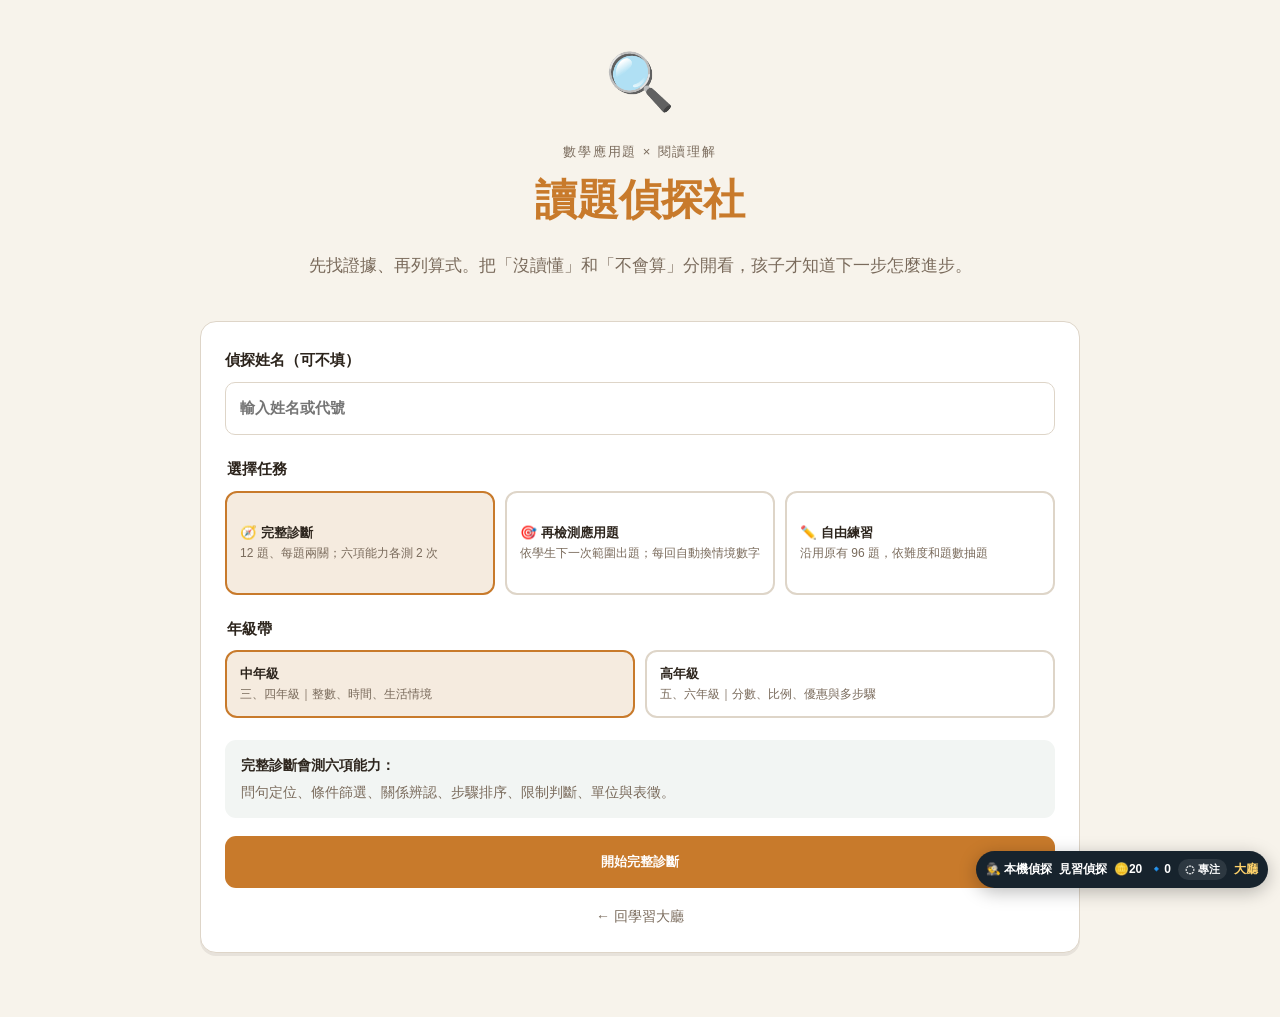
<file: reading/index.html>
<!DOCTYPE html>
<html lang="zh-Hant">
<head>
  <meta charset="UTF-8">
  <meta name="viewport" content="width=device-width, initial-scale=1.0">
  <title>讀題偵探社｜應用題閱讀練習</title>
  <link rel="stylesheet" href="style.css">
</head>
<body>
  <header id="topbar" class="topbar hidden">
    <div><span class="seal">讀</span><strong id="bar-title">讀題任務</strong></div>
    <div class="top-actions">
      <span id="bar-progress" class="tag">1 / 12</span>
      <button id="btn-quit" class="text-btn">回大廳</button>
    </div>
    <div class="rail"><div id="rail-fill"></div></div>
  </header>

  <main>
    <section id="screen-home" class="screen active">
      <div class="wrap">
        <div class="hero">
          <div class="icon-mark">🔍</div>
          <p class="eyebrow">數學應用題 × 閱讀理解</p>
          <h1>讀題偵探社</h1>
          <p>先找證據、再列算式。把「沒讀懂」和「不會算」分開看，孩子才知道下一步怎麼進步。</p>
        </div>

        <div class="setup">
          <label>偵探姓名（可不填）
            <input id="student-name" maxlength="12" placeholder="輸入姓名或代號" list="student-name-list">
            <datalist id="student-name-list">
              <option value="婕荏"><option value="修聖"><option value="瑀婕"><option value="詠議">
              <option value="吉祥"><option value="吉成"><option value="薪恩">
            </datalist>
          </label>

          <fieldset>
            <legend>選擇任務</legend>
            <div class="choices three mode-choices">
              <button class="choice selected" data-mode="diagnostic">
                <strong>🧭 完整診斷</strong>
                <span>12 題、每題兩關；六項能力各測 2 次</span>
              </button>
              <button class="choice" data-mode="retest">
                <strong>🎯 再檢測應用題</strong>
                <span>依學生下一次範圍出題；每回自動換情境數字</span>
              </button>
              <button class="choice" data-mode="practice">
                <strong>✏️ 自由練習</strong>
                <span>沿用原有 96 題，依難度和題數抽題</span>
              </button>
            </div>
          </fieldset>

          <fieldset id="band-settings">
            <legend>年級帶</legend>
            <div class="choices two">
              <button class="choice selected" data-band="middle">
                <strong>中年級</strong><span>三、四年級｜整數、時間、生活情境</span>
              </button>
              <button class="choice" data-band="upper">
                <strong>高年級</strong><span>五、六年級｜分數、比例、優惠與多步驟</span>
              </button>
            </div>
          </fieldset>

          <div id="retest-settings" class="practice-settings hidden">
            <fieldset>
              <legend>選擇再檢測學生</legend>
              <label class="select-field">學生姓名
                <select id="retest-student">
                  <option value="婕荏">婕荏</option><option value="修聖">修聖</option>
                  <option value="瑀婕">瑀婕</option><option value="詠議">詠議</option>
                  <option value="吉祥">吉祥</option><option value="吉成">吉成</option>
                  <option value="薪恩">薪恩</option>
                </select>
              </label>
              <p id="retest-plan" class="range-note"></p>
            </fieldset>
            <fieldset>
              <legend>本回題數</legend>
              <div class="choices three">
                <button class="choice" data-retest-count="10"><strong>10 題</strong></button>
                <button class="choice selected" data-retest-count="12"><strong>12 題</strong></button>
                <button class="choice" data-retest-count="15"><strong>15 題</strong></button>
              </div>
            </fieldset>
          </div>

          <div id="practice-settings" class="practice-settings hidden">
            <fieldset>
              <legend>練習難度</legend>
              <div class="choices four">
                <button class="choice selected" data-diff="mixed"><strong>混合</strong></button>
                <button class="choice" data-diff="basic"><strong>基礎</strong></button>
                <button class="choice" data-diff="standard"><strong>標準</strong></button>
                <button class="choice" data-diff="challenge"><strong>挑戰</strong></button>
              </div>
            </fieldset>
            <fieldset>
              <legend>練習長度</legend>
              <div class="choices three">
                <button class="choice selected" data-count="8"><strong>8 題</strong></button>
                <button class="choice" data-count="12"><strong>12 題</strong></button>
                <button class="choice" data-count="20"><strong>20 題</strong></button>
              </div>
            </fieldset>
          </div>

          <div class="notice">
            <strong id="mode-summary">完整診斷會測六項能力：</strong>
            <span id="mode-detail">問句定位、條件篩選、關係辨認、步驟排序、限制判斷、單位與表徵。</span>
          </div>
          <button id="btn-start" class="primary">開始完整診斷</button>
          <a class="lobby" href="../index.html">← 回學習大廳</a>
        </div>
      </div>
    </section>

    <section id="screen-game" class="screen">
      <div class="play-wrap">
        <article class="card">
          <div class="question-head">
            <p id="q-meta" class="meta"></p>
            <span id="stage-badge" class="stage-badge"></span>
          </div>
          <div id="stimulus" class="stimulus hidden"></div>
          <h2 id="q-text"></h2>
          <button id="btn-hint" class="hint-btn">💡 看一點線索</button>
          <p id="hint-box" class="hint-box hidden"></p>
          <div id="options" class="options"></div>
          <div id="feedback" class="feedback hidden">
            <strong id="fb-title"></strong>
            <p id="fb-message"></p>
            <p id="fb-explain"></p>
          </div>
          <button id="btn-next" class="primary hidden">下一關</button>
        </article>
      </div>
    </section>

    <section id="screen-result" class="screen">
      <div class="result-wrap">
        <article class="card report">
          <p class="eyebrow">讀題偵查報告</p>
          <h2 id="r-name"></h2>
          <p id="r-context" class="muted"></p>

          <div id="diagnostic-scores" class="dual-score">
            <div><span>讀懂題意</span><strong id="r-reading">0%</strong><small id="r-reading-count"></small></div>
            <div><span>正確計算</span><strong id="r-calc">0%</strong><small id="r-calc-count"></small></div>
          </div>
          <div id="practice-score" class="score hidden">
            <strong id="r-score">0%</strong><span id="r-count"></span>
          </div>

          <h3 id="skills-title">六項讀題能力</h3>
          <div id="r-skills"></div>

          <h3>本次容易掉進的陷阱</h3>
          <div id="r-traps"></div>

          <h3>下一步建議</h3>
          <p id="r-next"></p>
          <p id="r-note" class="report-note"></p>

          <div class="result-actions">
            <button id="btn-export" class="primary">匯出結果</button>
            <button id="btn-again" class="secondary">再做一次</button>
            <a href="../index.html" class="secondary link-btn">回學習大廳</a>
          </div>
        </article>
      </div>
    </section>
  </main>

  <script src="../detective-system.js"></script>
  <script src="questions.js"></script>
  <script src="diagnostic-questions.js"></script>
  <script src="retest-questions.js"></script>
  <script src="script.js"></script>
</body>
</html>
</file>
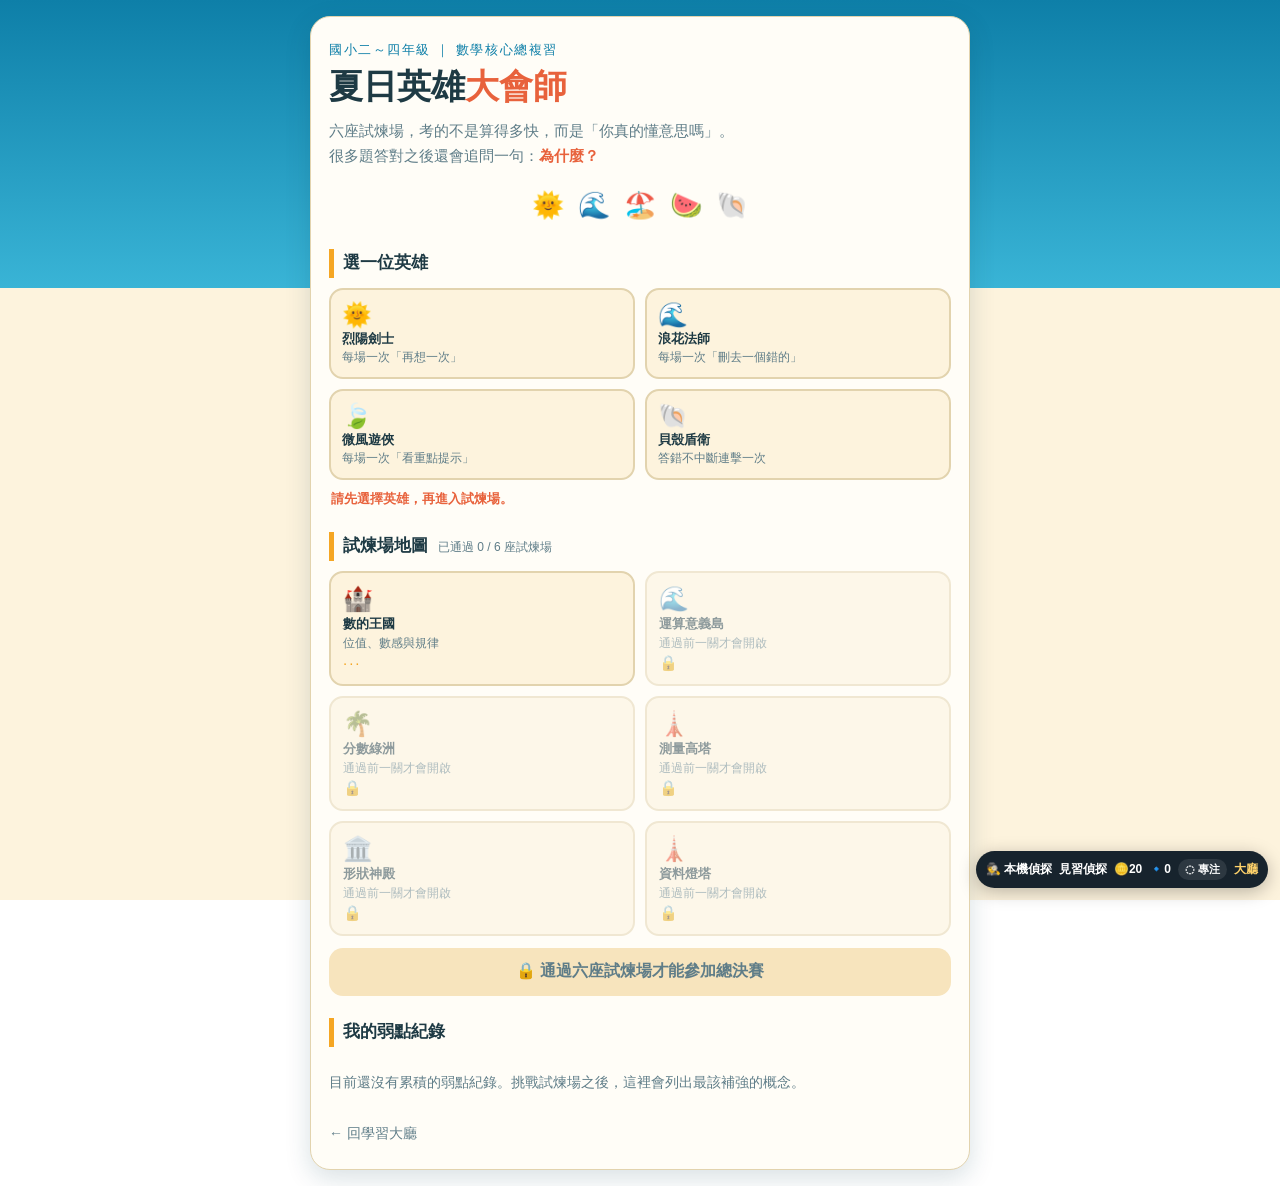
<file: summer/index.html>
<!DOCTYPE html>
<html lang="zh-Hant">
<head>
  <meta charset="UTF-8">
  <meta name="viewport" content="width=device-width, initial-scale=1.0">
  <title>夏日英雄大會師｜數學總複習</title>
  <link rel="stylesheet" href="style.css">
</head>
<body>
<main class="s-wrap">

  <!-- 首頁 -->
  <section id="s-home" class="s-screen active">
    <div class="s-card">
      <p class="s-eyebrow">國小二～四年級 ｜ 數學核心總複習</p>
      <h1 class="s-title">夏日英雄<span>大會師</span></h1>
      <p class="s-lead">六座試煉場，考的不是算得多快，而是「你真的懂意思嗎」。<br>很多題答對之後還會追問一句：<b>為什麼？</b></p>
      <div class="s-sun-row"><span>🌞</span><span>🌊</span><span>🏖️</span><span>🍉</span><span>🐚</span></div>

      <h2 class="s-h2">選一位英雄</h2>
      <div id="s-heroes" class="s-heroes"></div>
      <p id="s-hero-guide" class="s-hero-guide">請先選擇英雄，再進入試煉場。</p>

      <h2 class="s-h2">試煉場地圖<small id="s-progress-line"></small></h2>
      <div id="s-map" class="s-map"></div>
      <button id="s-finals" class="s-btn s-primary s-block" type="button">大會師總決賽</button>

      <h2 class="s-h2">我的弱點紀錄</h2>
      <div id="s-myth-panel" class="s-myth-panel"></div>

      <a class="s-link" href="../index.html">← 回學習大廳</a>
    </div>
  </section>

  <!-- 作答 -->
  <section id="s-play" class="s-screen">
    <div class="s-card">
      <div class="s-play-head">
        <div>
          <span id="s-play-title" class="s-play-title"></span>
          <small id="s-play-sub" class="s-play-sub"></small>
        </div>
        <button class="s-btn s-mini s-home-btn" type="button">中止</button>
      </div>
      <div class="s-bar"><div id="s-bar-fill" class="s-bar-fill"></div></div>
      <div class="s-meta">
        <span id="s-count"></span>
        <span id="s-coins" class="s-coins"></span>
        <span id="s-score"></span>
      </div>

      <div id="s-perk" class="s-perk"></div>
      <p id="s-note" class="s-note hidden"></p>

      <p id="s-concept" class="s-concept"></p>
      <h2 id="s-q" class="s-q"></h2>
      <div id="s-opts" class="s-opts"></div>
      <div id="s-stage2" class="s-stage2"></div>
      <div id="s-fb" class="s-fb hidden"></div>
      <button id="s-next" class="s-btn s-primary s-block hidden" type="button">下一題 →</button>
    </div>
  </section>

  <!-- 結算 -->
  <section id="s-result" class="s-screen">
    <div class="s-card">
      <h1 id="s-r-title" class="s-title sm"></h1>
      <p id="s-r-sub" class="s-lead"></p>
      <h2 class="s-h2">各領域表現</h2>
      <div id="s-r-areas" class="s-r-areas"></div>
      <div id="s-r-myth" class="s-r-myth"></div>
      <button class="s-btn s-primary s-block s-home-btn" type="button">回試煉場地圖</button>
    </div>
  </section>

</main>
<script src="../detective-system.js"></script>
<script src="questions.js"></script>
<script src="script.js"></script>
</body>
</html>
</file>
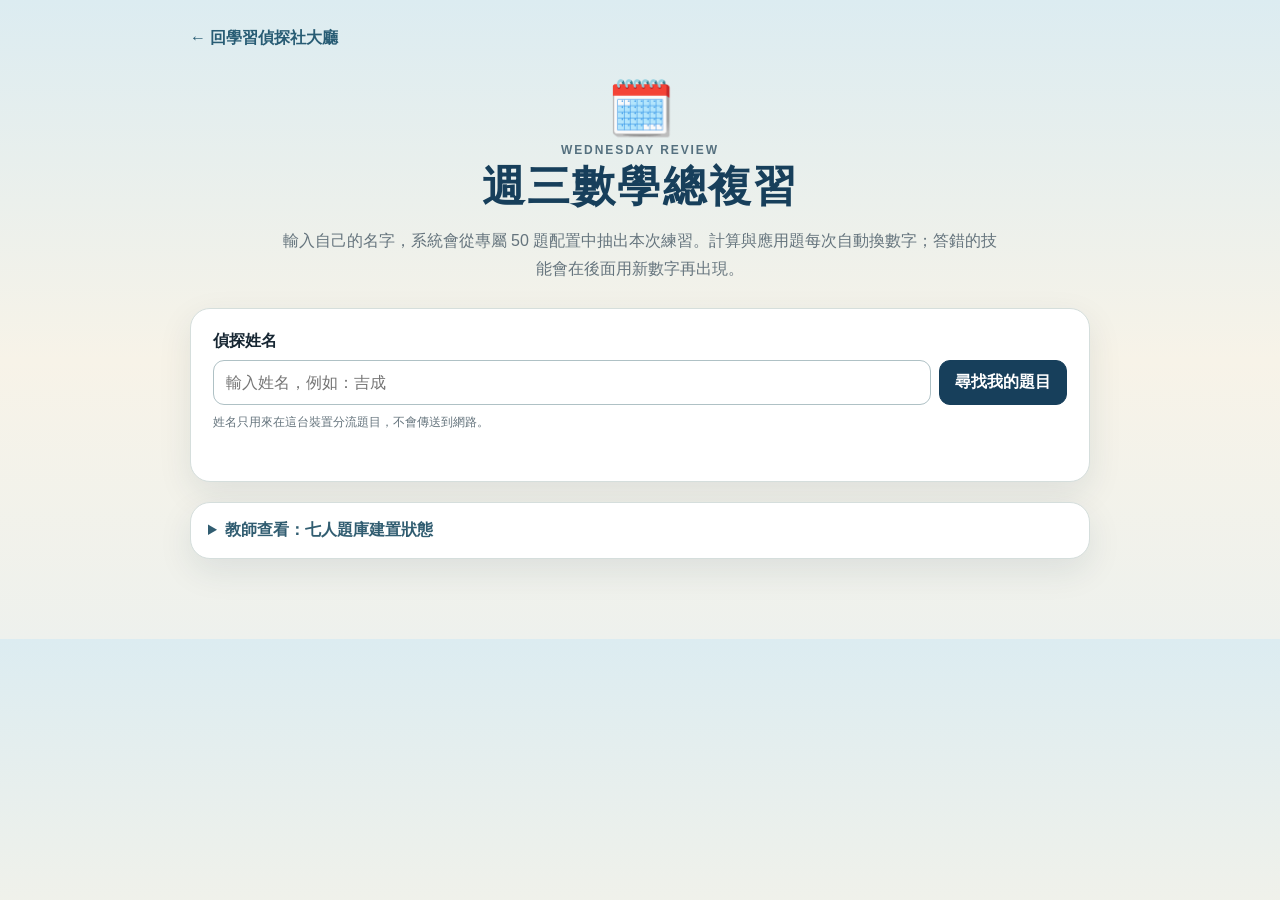
<file: wednesday-review/index.html>
<!DOCTYPE html>
<html lang="zh-Hant">
<head>
  <meta charset="UTF-8">
  <meta name="viewport" content="width=device-width,initial-scale=1">
  <title>週三數學總複習｜永齡學習偵探社</title>
  <link rel="stylesheet" href="style.css">
</head>
<body>
  <main class="wrap">
    <a class="lobby" href="../index.html">← 回學習偵探社大廳</a>

    <section id="screen-lookup" class="screen">
      <header class="hero">
        <span class="hero-icon">🗓️</span>
        <p class="eyebrow">Wednesday Review</p>
        <h1>週三數學總複習</h1>
        <p>輸入自己的名字，系統會從專屬 50 題配置中抽出本次練習。計算與應用題每次自動換數字；答錯的技能會在後面用新數字再出現。</p>
      </header>

      <section class="lookup-card">
        <label for="student-name">偵探姓名</label>
        <div class="lookup-row">
          <input id="student-name" list="student-list" autocomplete="off" maxlength="8" placeholder="輸入姓名，例如：吉成">
          <datalist id="student-list"></datalist>
          <button id="find-student" type="button">尋找我的題目</button>
        </div>
        <p class="privacy">姓名只用來在這台裝置分流題目，不會傳送到網路。</p>
        <p id="lookup-message" class="message"></p>
      </section>

      <section id="student-card" class="student-card hidden">
        <div class="student-head">
          <div><p class="eyebrow">個人複習檔案</p><h2 id="student-title"></h2><p id="student-note"></p></div>
          <div class="ready-count"><strong id="ready-count">0</strong><span>可練題目</span></div>
        </div>
        <div id="student-plan" class="plan-grid"></div>
        <div id="coverage-warning" class="coverage-warning hidden"></div>
        <label class="count-field">本次先做
          <select id="question-count"><option value="10">10 題</option><option value="12" selected>12 題</option><option value="15">15 題</option></select>
        </label>
        <button id="start-review" class="primary" type="button">開始本次總複習</button>
      </section>

      <details class="teacher-coverage">
        <summary>教師查看：七人題庫建置狀態</summary>
        <div class="coverage-table-wrap"><table><thead><tr><th>學生</th><th>題庫槽</th><th>可練</th><th>正式</th><th>範圍暫定</th><th>停用</th></tr></thead><tbody id="coverage-rows"></tbody></table></div>
        <p>目前七位學生各有 50 題可練；範圍暫定題可正常抽取，日後取得正式單元表時再替換內容。</p>
      </details>
    </section>

    <section id="screen-quiz" class="screen hidden">
      <header class="quiz-head">
        <div><p class="eyebrow">週三案件</p><h2 id="quiz-student"></h2></div>
        <div class="quiz-meta"><span id="quiz-position"></span><span id="quiz-score"></span></div>
      </header>
      <div class="progress"><i id="progress-fill"></i></div>
      <article class="question-card">
        <div class="question-tags"><span id="question-unit"></span><span id="question-skill"></span><span id="question-level"></span><span id="question-status"></span></div>
        <p id="repair-label" class="repair-label hidden">🔁 這是剛才錯誤技能的換題修復</p>
        <h1 id="question-stem"></h1>
        <div id="options" class="options"></div>
        <button id="show-hint" class="hint-button" type="button">需要一點提示</button>
        <p id="hint-box" class="hint-box hidden"></p>
        <div id="feedback" class="feedback hidden">
          <strong id="feedback-title"></strong>
          <p id="feedback-explanation"></p>
          <small id="feedback-error"></small>
        </div>
        <button id="next-question" class="primary hidden" type="button">下一題</button>
      </article>
    </section>

    <section id="screen-result" class="screen hidden">
      <header class="result-head"><span>📁</span><p class="eyebrow">案件歸檔</p><h1 id="result-title"></h1><p id="result-summary"></p></header>
      <div class="result-stats"><div><strong id="result-accuracy"></strong><span>正確率</span></div><div><strong id="result-correct"></strong><span>答對</span></div><div><strong id="result-repairs"></strong><span>修復題</span></div></div>
      <section class="diagnosis"><h2>本次能力紀錄</h2><div id="skill-results"></div></section>
      <section class="review-panel">
        <div class="review-head">
          <div><p class="eyebrow">Answer Review</p><h2>本次題目回顧</h2><p id="review-summary"></p></div>
          <div class="review-filters" role="group" aria-label="篩選回顧題目">
            <button class="active" data-review-filter="all" type="button">全部題目</button>
            <button data-review-filter="wrong" type="button">只看錯題</button>
          </div>
        </div>
        <div id="review-list" class="review-list"></div>
        <button id="retry-wrong" class="retry-wrong" type="button">🔁 錯題再練（動態題會換數字）</button>
      </section>
      <div id="reward-result" class="reward-result"></div>
      <div class="result-actions"><button id="retry-review" type="button">再抽一組</button><a href="../pet/index.html">看看偵探夥伴</a><a href="../index.html">回大廳</a></div>
    </section>
  </main>
  <script src="../detective-system.js"></script>
  <script src="question-bank.js"></script>
  <script src="script.js"></script>
</body>
</html>
</file>
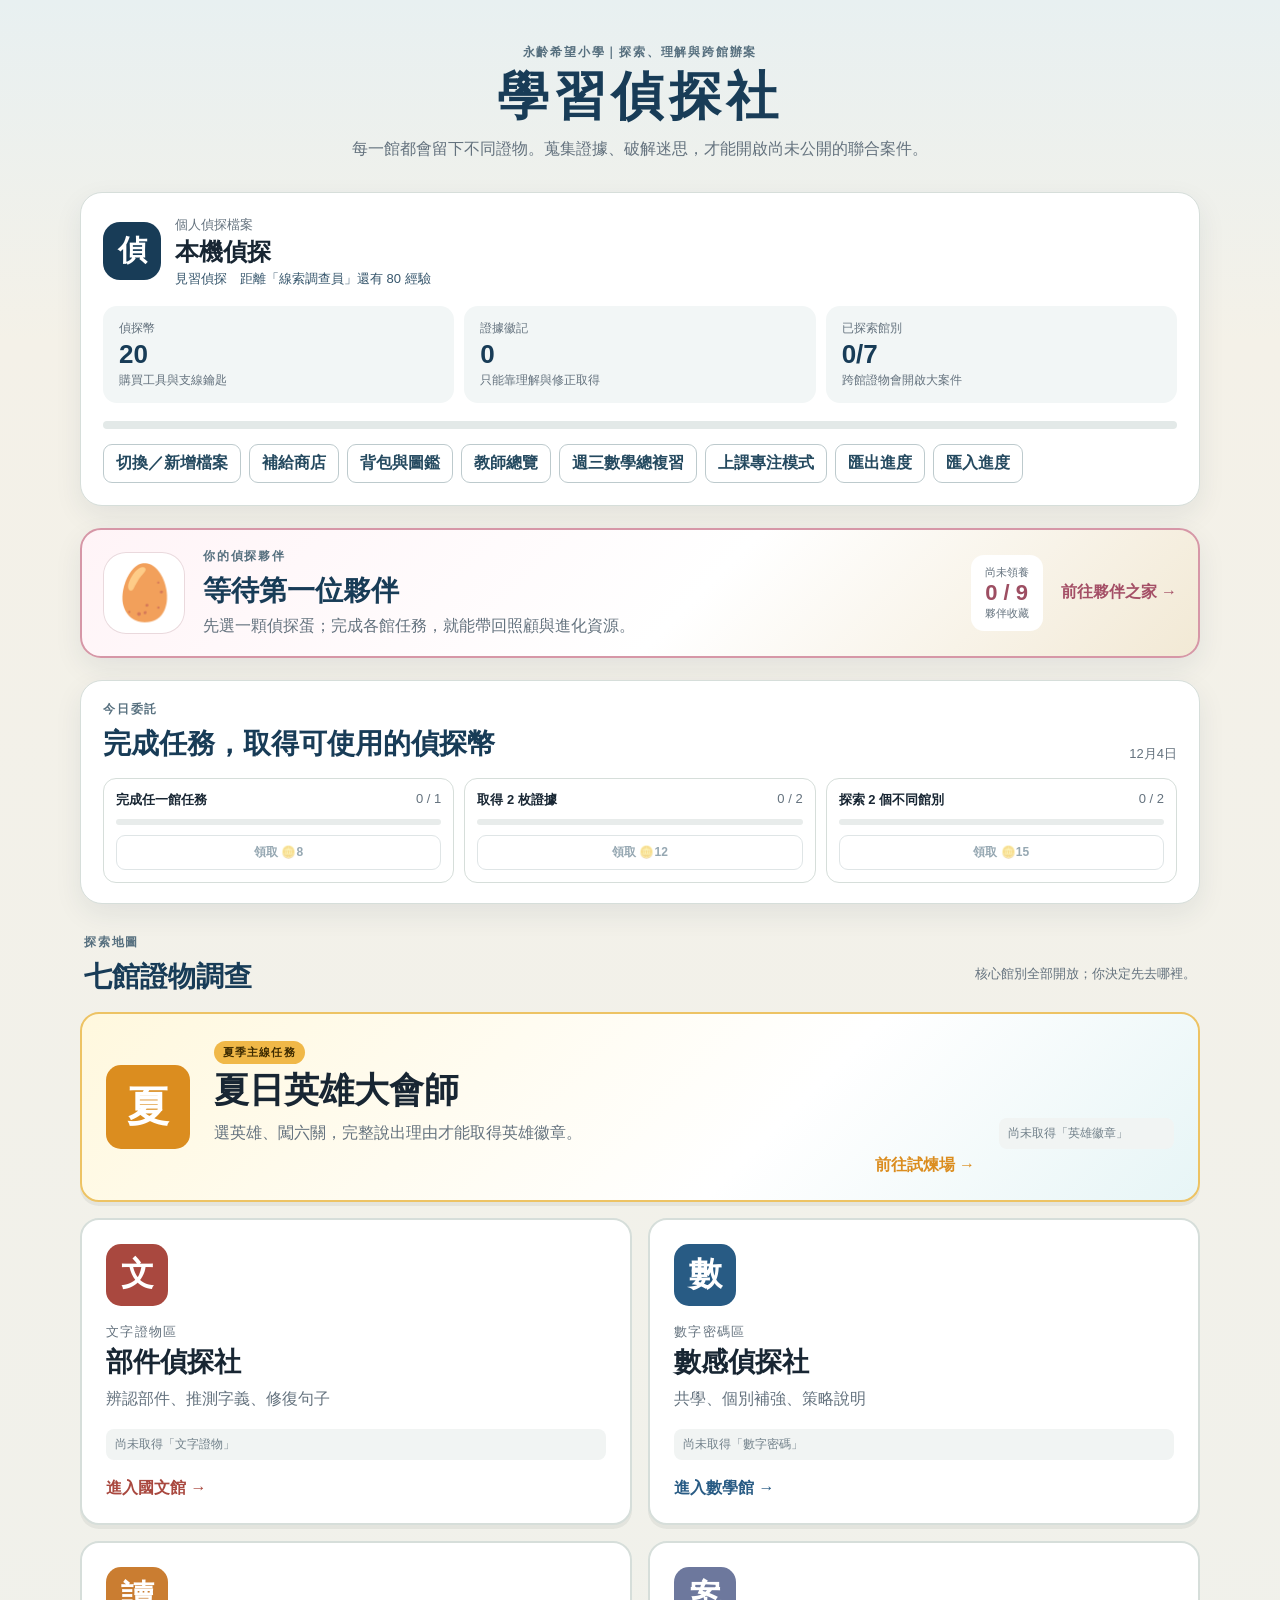
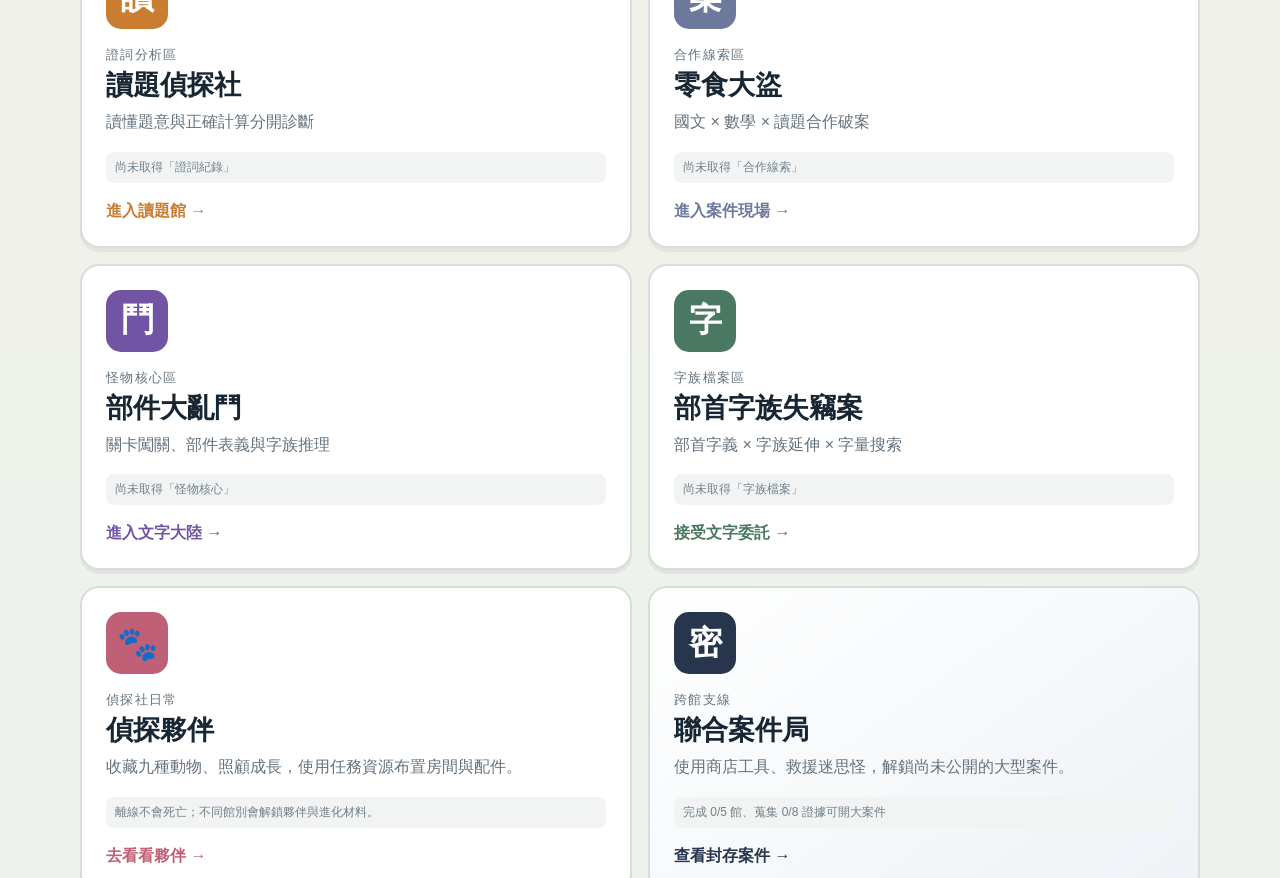
<file: hub.html>
<!DOCTYPE html>
<html lang="zh-Hant">
<head>
  <meta charset="UTF-8">
  <meta http-equiv="refresh" content="0;url=index.html">
  <title>永齡學習偵探社</title>
</head>
<body>
  <p>正在前往學習大廳……若沒有自動跳轉，請點<a href="index.html">這裡</a>。</p>
</body>
</html>
</file>
<file: hub.css>
:root{--ink:#182633;--muted:#64727e;--paper:#eef1ed;--card:#fff;--navy:#183c57;--gold:#e0a62d;--line:#d6deda;--shadow:0 10px 28px #17384c14;--sans:"PingFang TC","Noto Sans TC","Microsoft JhengHei",sans-serif;--kai:"標楷體","BiauKai","DFKai-SB","KaiTi",serif}
*{box-sizing:border-box}body{margin:0;background:linear-gradient(180deg,#e8f0f1 0,#f4f1e8 340px,#eef1ed 100%);color:var(--ink);font-family:var(--sans)}button,input,select{font:inherit}.hub{width:min(1120px,calc(100% - 28px));margin:auto;padding:44px 0 74px}.hero{text-align:center;max-width:760px;margin:0 auto 28px}.eyebrow{margin:0 0 7px;font-size:12px;font-weight:800;letter-spacing:.15em;color:#57707f;text-transform:uppercase}.hero h1{font:800 52px/1.1 var(--kai);letter-spacing:.1em;color:var(--navy);margin:6px 0 10px}.hero>p:last-child{color:var(--muted);line-height:1.8;margin:0}
.profile-console,.quest-board{background:#fff;border:1px solid var(--line);border-radius:22px;box-shadow:var(--shadow)}.profile-console{padding:22px;margin-bottom:22px}.profile-main{display:flex;align-items:center;gap:14px}.avatar{width:58px;height:58px;display:grid;place-items:center;border-radius:17px;background:var(--navy);color:#fff;font:700 29px var(--kai)}.profile-main small{color:var(--muted)}.profile-main h2{margin:2px 0;font-size:24px}.profile-main p{margin:0;color:#36566c;font-size:13px}.profile-stats{display:grid;grid-template-columns:repeat(3,1fr);gap:10px;margin:18px 0}.profile-stats>div{padding:14px 16px;border-radius:14px;background:#f2f6f6}.profile-stats span,.profile-stats small{display:block;color:var(--muted);font-size:12px}.profile-stats strong{display:block;font-size:26px;color:var(--navy);margin:2px 0}.rank-track{height:8px;border-radius:99px;background:#e3e9e8;overflow:hidden}.rank-track div{height:100%;background:linear-gradient(90deg,#2e7892,#e0a62d);border-radius:inherit;transition:.3s}.console-actions{display:flex;gap:8px;flex-wrap:wrap;margin-top:15px}.console-actions button,.quest button,.shop-item button,.type-choice button,.modal-primary{border:1px solid #bdcacd;border-radius:9px;background:#fff;padding:8px 12px;color:#254a60;font-weight:800;cursor:pointer}.console-actions button:hover,.quest button:hover:not(:disabled),.shop-item button:hover:not(:disabled){background:#edf5f6}
.companion-spotlight{display:grid;grid-template-columns:auto 1fr auto auto;align-items:center;gap:18px;margin:0 0 22px;padding:18px 21px;border:2px solid #d697a7;border-radius:21px;background:linear-gradient(135deg,#fff4f7,#fff 55%,#f2e9d5);box-shadow:var(--shadow);color:var(--ink);text-decoration:none;transition:.16s}.companion-spotlight:hover{transform:translateY(-2px);border-color:#bd5e76}.spotlight-avatar{position:relative;width:82px;height:82px;display:grid;place-items:center;border-radius:23px;background:#fff;font-size:54px;box-shadow:inset 0 0 0 1px #ead9dd}.spotlight-avatar i{position:absolute;right:-7px;top:-7px;font-style:normal;font-size:25px}.spotlight-copy h2{margin:2px 0 4px;font:700 28px var(--kai);color:var(--navy)}.spotlight-copy>p:last-child{margin:0;color:var(--muted);line-height:1.5}.spotlight-status{padding:10px 14px;border-radius:13px;background:#fff;text-align:center}.spotlight-status span,.spotlight-status small{display:block;color:var(--muted);font-size:11px}.spotlight-status strong{font-size:22px;color:#9d4e62}.companion-spotlight>b{color:#a44f66;white-space:nowrap}
.quest-board{padding:20px 22px;margin-bottom:30px}.section-head{display:flex;justify-content:space-between;align-items:end;gap:18px}.section-head h2{margin:0;font:700 28px var(--kai);color:var(--navy)}.section-head>p,.section-head>span{color:var(--muted);font-size:13px}.quest-list{display:grid;grid-template-columns:repeat(3,1fr);gap:10px;margin-top:15px}.quest{border:1px solid var(--line);border-radius:13px;padding:12px}.quest>div:first-child{display:flex;justify-content:space-between;gap:8px;font-size:13px}.quest>div:first-child span{color:var(--muted)}.quest-track{height:6px;border-radius:99px;background:#e8eceb;margin:10px 0;overflow:hidden}.quest-track i{display:block;height:100%;background:#4d8d73}.quest button{width:100%;font-size:12px}.quest button:disabled,.shop-item button:disabled{opacity:.48;cursor:not-allowed}.quest.done{border-color:#8bbca3;background:#f4fbf7}
.world-head{margin:0 4px 16px}.subject-grid{display:grid;grid-template-columns:repeat(2,1fr);gap:16px}.subject{position:relative;min-height:245px;padding:24px;border-radius:19px;background:var(--card);border:2px solid var(--line);text-decoration:none;color:var(--ink);display:flex;flex-direction:column;transition:.16s;box-shadow:0 4px 0 #18212b10}.subject:hover,.subject:focus-visible{transform:translateY(-3px);border-color:var(--accent,#446c80);outline:none;box-shadow:var(--shadow)}.stamp{width:62px;height:62px;border-radius:15px;color:#fff;background:var(--accent,#446c80);display:grid;place-items:center;font:700 33px var(--kai);margin-bottom:17px}.subject-copy small{display:block;color:var(--muted);letter-spacing:.1em;margin-bottom:3px}.subject-copy strong{display:block;font:700 27px var(--kai);margin-bottom:7px}.subject-copy span{color:var(--muted);line-height:1.55}.module-progress{display:block;margin-top:17px;padding:7px 9px;border-radius:8px;background:#f1f4f3;color:#71808a;font-size:12px}.module-progress.earned{color:#286049;background:#e8f5ed;font-weight:800}.go{margin-top:auto;padding-top:18px;color:var(--accent,#365f75);font-weight:900}.summer{--accent:#db8d1f}.chinese{--accent:#a9483f}.math{--accent:#285b84}.reading{--accent:#ca7d31}.party{--accent:#6d789d}.battle{--accent:#7254a4}.radical{--accent:#4b7863}.pet{--accent:#c06077}.guild{--accent:#27364d;background:linear-gradient(145deg,#fff,#eef2f6)}
.subject.featured{grid-column:1/-1;min-height:190px;display:grid;grid-template-columns:auto 1fr minmax(175px,auto);grid-template-rows:auto auto;align-items:center;gap:0 24px;background:linear-gradient(135deg,#fff8de,#fff 62%,#e7f5f6);border-color:#edc364}.featured .stamp{grid-row:1/3;width:84px;height:84px;margin:0;font-size:42px}.featured .subject-copy strong{font-size:35px}.featured .module-progress{margin:0;align-self:end}.featured .go{padding:0;align-self:start;justify-self:end}.event-badge{display:inline-block!important;width:max-content;padding:4px 9px;border-radius:999px;background:#f0b848;color:#3d2b00!important;font-size:11px;font-weight:900}.save-note{text-align:center;color:var(--muted);font-size:12px;margin:25px 0}
.modal{position:fixed;z-index:1100;inset:0;background:#0e202ab8;display:grid;place-items:center;padding:18px}.modal.hidden{display:none}.modal-card{position:relative;width:min(460px,100%);max-height:88vh;overflow:auto;background:#fff;border-radius:20px;padding:25px;box-shadow:0 25px 70px #0006}.modal-card.wide{width:min(720px,100%)}.modal-card h2{margin:0 34px 14px 0;font:700 28px var(--kai);color:var(--navy)}.modal-card h3{margin:23px 0 10px}.modal-card>p{color:var(--muted);line-height:1.6}.modal-close{position:absolute;right:15px;top:12px;border:0;background:transparent;font-size:28px;cursor:pointer}.modal-card label{display:grid;gap:6px;margin:12px 0;font-weight:800}.modal-card input,.modal-card select{width:100%;border:1px solid #b9c7ca;border-radius:10px;padding:11px;background:#fff}.type-choice{display:flex;gap:8px;margin:12px 0}.type-choice button.selected{background:var(--navy);color:#fff}.modal-primary{width:100%;background:var(--navy);color:#fff;border-color:var(--navy)}.modal-message{min-height:22px;color:#975824!important;font-weight:800}
.shop-list{display:grid;gap:9px}.shop-item{display:grid;grid-template-columns:auto 1fr auto;align-items:center;gap:12px;padding:12px;border:1px solid var(--line);border-radius:13px}.item-icon{font-size:27px}.shop-item strong{display:block}.shop-item p{margin:3px 0;color:var(--muted);font-size:13px}.shop-item small{color:#527286}.bag-list{display:grid;grid-template-columns:repeat(2,1fr);gap:8px}.bag-item{display:grid;grid-template-columns:auto 1fr auto;gap:8px;padding:10px;border-radius:10px;background:#f0f5f4}.myth-list{display:grid;gap:8px}.myth-item{display:flex;gap:10px;padding:10px;border-left:4px solid #b45745;background:#f8efec;border-radius:8px}.myth-item>span{font-size:24px}.myth-item strong,.myth-item small{display:block}.myth-item small{color:var(--muted);margin-top:2px}.title-chip{display:inline-block;padding:7px 10px;margin:3px;border-radius:99px;background:#fff2c8;color:#604a11;font-weight:800}.empty{color:var(--muted);font-size:13px}
@media(max-width:760px){.hub{padding-top:26px}.hero h1{font-size:41px}.profile-stats,.quest-list{grid-template-columns:1fr}.companion-spotlight{grid-template-columns:auto 1fr}.spotlight-status{display:none}.companion-spotlight>b{grid-column:1/-1}.subject-grid{grid-template-columns:1fr}.subject.featured{grid-column:auto;display:flex;min-height:280px;align-items:flex-start}.featured .stamp{width:68px;height:68px;margin-bottom:15px}.featured .module-progress{margin-top:16px}.featured .go{margin-top:auto;padding-top:16px;align-self:auto}.section-head{align-items:start;flex-direction:column}.bag-list{grid-template-columns:1fr}}

.spotlight-avatar #hub-pet-avatar.pixel{display:grid;place-items:center;width:76px;height:76px}.spotlight-avatar #hub-pet-avatar.pixel img{max-width:100%;max-height:100%;object-fit:contain;image-rendering:pixelated}.spotlight-avatar #hub-pet-avatar.stage-1 img{scale:.84}.spotlight-avatar #hub-pet-avatar.stage-3 img{scale:1.08;filter:drop-shadow(0 0 6px #ffd15d)}.modal-card.teacher-card{width:min(1060px,100%)}.teacher-summary{display:flex;gap:8px;flex-wrap:wrap;margin:12px 0}.teacher-summary span{padding:9px 12px;border-radius:10px;background:#eff5f4;color:#4e6672}.teacher-summary b{color:var(--navy);font-size:18px}.teacher-table-wrap{overflow:auto;margin:12px 0 16px;border:1px solid var(--line);border-radius:12px}.teacher-table{width:100%;min-width:780px;border-collapse:collapse;font-size:13px}.teacher-table th,.teacher-table td{padding:10px 11px;border-bottom:1px solid var(--line);text-align:left;vertical-align:top}.teacher-table th{position:sticky;top:0;background:#edf3f3;color:#36566c}.teacher-table tr:last-child td{border-bottom:0}.teacher-table strong,.teacher-table small{display:block}.teacher-table small{margin-top:3px;color:var(--muted)}

/* 三階段獨立外型在大廳也保持一致辨識 */
.spotlight-avatar #hub-pet-avatar.stage-1 img{scale:.96;filter:brightness(1.12) saturate(.78) sepia(.1)}
.spotlight-avatar #hub-pet-avatar.stage-2 img{filter:saturate(1.18) contrast(1.04)}
.spotlight-avatar #hub-pet-avatar.stage-3 img{scale:1.04;filter:saturate(1.08) contrast(1.14) drop-shadow(0 0 6px #ffd15d)}
</file>
<file: battle/style.css>
:root{
  --ink:#eae6df; --dim:#b3aec4; --bg:#1e1830; --bg2:#251d38; --card:#2c2440;
  --line:#3d3357; --gold:#f5b642; --red:#e0574b; --green:#5fce8f; --purple:#8a6cc4;
  --boss:#8a6cc4;
  --font:"標楷體","DFKai-SB","BiauKai","Noto Serif TC",serif;
}
*{box-sizing:border-box}
html,body{margin:0}
body{
  font-family:var(--font); color:var(--ink);
  background:radial-gradient(1200px 600px at 50% -10%,#3a2c58 0%,var(--bg) 55%);
  min-height:100vh; padding:16px; line-height:1.7;
}
.b-wrap{max-width:640px;margin:0 auto}
.b-screen{display:none} .b-screen.active{display:block}
.b-card{
  background:linear-gradient(180deg,var(--bg2),var(--card));
  border:1px solid var(--line); border-radius:18px; padding:20px 18px;
  box-shadow:0 10px 40px rgba(0,0,0,.45);
}
.b-eyebrow{margin:0 0 4px;color:var(--gold);font-size:.85rem;letter-spacing:2px}
.b-title{margin:0 0 12px;font-size:1.7rem;font-weight:800}
.b-title span{color:var(--purple);font-size:1.1rem;display:inline-block}
.b-title.sm{font-size:1.35rem;text-align:center}
.b-h2{font-size:1.1rem;margin:0}
.b-intro{color:var(--dim);font-size:.98rem;margin:0 0 16px}
.b-scene-mini{display:flex;align-items:center;justify-content:center;gap:16px;font-size:2rem;margin:6px 0 14px}
.b-scene-mini .b-vs{font-size:1rem;color:var(--gold);font-weight:800}

/* 關卡地圖 */
.b-map-head{display:flex;align-items:center;justify-content:space-between;gap:8px;margin:6px 0 10px;flex-wrap:wrap}
.b-teacher-toggle{font-size:.82rem;color:var(--dim);display:flex;align-items:center;gap:6px;cursor:pointer}
.b-teacher-toggle input{width:16px;height:16px}
.b-nodes{display:grid;grid-template-columns:repeat(2,1fr);gap:10px;margin-bottom:16px}
.b-node{
  position:relative;text-align:left;border:1px solid var(--line);border-radius:14px;
  background:#2a2340;color:var(--ink);padding:12px 12px;cursor:pointer;
  display:flex;flex-direction:column;gap:2px;min-height:78px;font-family:var(--font);
  transition:transform .1s,border-color .1s;
}
.b-node:hover:not(:disabled){transform:translateY(-2px);border-color:var(--gold)}
.b-node strong{font-size:1.05rem}
.b-node small{color:var(--dim);font-size:.78rem}
.b-node-tag{font-size:.68rem;color:var(--gold);letter-spacing:1px}
.b-node.boss{background:linear-gradient(180deg,#3a2540,#2c2440);border-color:#6b4a6b}
.b-node.boss .b-node-tag{color:var(--red)}
.b-node.locked{opacity:.45;cursor:not-allowed}
.b-node.done{border-color:var(--green)}
.b-node-done{position:absolute;top:8px;right:10px;color:var(--green);font-weight:800}

/* 通用按鈕 */
.b-btn{font-family:var(--font);border:none;border-radius:12px;cursor:pointer;font-size:1rem;padding:12px 16px;font-weight:700}
.b-block{display:block;width:100%;margin-top:10px}
.b-primary{background:var(--gold);color:#2a1e00}
.b-ghost{background:transparent;border:1px solid var(--line);color:var(--ink)}
.b-mini{padding:6px 12px;font-size:.82rem;background:#3a3355;color:var(--ink)}
.b-link{display:inline-block;margin-top:6px;color:var(--dim);text-decoration:none;font-size:.9rem}
.b-link:hover{color:var(--gold)}

/* 關卡進行 */
.b-play-head{display:flex;justify-content:space-between;align-items:flex-start;gap:8px;margin-bottom:10px}
.b-level-title{font-size:1.2rem;font-weight:800;display:block}
.b-play-sub{color:var(--dim);font-size:.82rem;display:block}
.b-scene{display:flex;align-items:center;justify-content:space-between;gap:8px;
  background:#241d38;border:1px solid var(--line);border-radius:14px;padding:10px 14px;margin-bottom:12px}
.b-scene .b-emoji{font-size:2rem}
.b-progress{margin:0;text-align:center;color:var(--dim);font-size:.85rem;flex:1}
.b-scene.win{box-shadow:inset 0 0 0 2px var(--green)}
.b-scene.hit{box-shadow:inset 0 0 0 2px var(--red)}

.b-task{min-height:120px}
.b-q{font-size:1.12rem;margin:4px 0 12px;font-weight:700}
.b-q2{font-size:1.02rem;margin:14px 0 8px;color:var(--gold)}
.b-hint-line{color:var(--dim);font-size:.85rem;margin:-6px 0 10px}
.b-sentence{background:#241d38;border-left:4px solid var(--purple);border-radius:8px;
  padding:10px 14px;font-size:1.1rem;margin:0 0 12px}

.b-options{display:grid;grid-template-columns:1fr 1fr;gap:10px}
.b-options.big .b-opt{font-size:1.5rem;min-height:60px}
.b-opt{font-family:var(--font);border:1px solid var(--line);background:#2f2748;color:var(--ink);
  border-radius:12px;padding:12px;font-size:1rem;cursor:pointer;min-height:52px;transition:transform .08s}
.b-opt:hover:not(:disabled){transform:translateY(-2px);border-color:var(--gold)}
.b-opt:disabled{cursor:default}
.b-opt.ok{background:rgba(95,206,143,.22);border-color:var(--green)}
.b-opt.no{background:rgba(224,87,75,.22);border-color:var(--red)}

.b-fb{margin:12px 0 4px;padding:10px 12px;border-radius:10px;font-size:.95rem}
.b-fb.good{background:rgba(95,206,143,.14);border:1px solid var(--green)}
.b-fb.bad{background:rgba(224,87,75,.14);border:1px solid var(--red)}
.b-stage2,.b-chain{margin-top:6px}

/* 技能卡 */
.b-skills{display:flex;flex-wrap:wrap;align-items:center;gap:8px;margin-bottom:12px}
.b-skill-lead{font-size:.78rem;color:var(--dim)}
.b-skill-empty{font-size:.78rem;color:var(--dim);opacity:.7}
.b-skill{display:flex;align-items:center;gap:6px;font-family:var(--font);
  background:#332a4d;border:1px solid var(--purple);color:var(--ink);
  border-radius:20px;padding:6px 12px 6px 8px;cursor:pointer;min-height:40px}
.b-skill:hover{border-color:var(--gold)}
.b-skill-comp{display:inline-flex;align-items:center;justify-content:center;
  width:26px;height:26px;border-radius:50%;background:var(--purple);color:#fff;font-size:1rem}
.b-skill-name{font-size:.85rem;font-weight:700}
.b-opt.washed{opacity:.3;text-decoration:line-through}

/* 冒牌字：點字 */
.b-charpick{display:flex;flex-wrap:wrap;gap:6px;align-items:center;
  background:#241d38;border-left:4px solid var(--purple);border-radius:8px;padding:12px 14px;margin:0 0 12px}
.b-char{font-family:var(--font);font-size:1.5rem;line-height:1;min-width:44px;min-height:48px;
  border:1px solid var(--line);background:#2f2748;color:var(--ink);border-radius:10px;cursor:pointer}
.b-char:hover:not(:disabled){border-color:var(--gold)}
.b-char.found{background:rgba(95,206,143,.28);border-color:var(--green)}
.b-char.miss{background:rgba(224,87,75,.22);border-color:var(--red)}
.b-punct{font-size:1.3rem;color:var(--dim);padding:0 2px}

/* Boss */
.b-boss-card{border-color:var(--boss)}
.b-boss-scene{text-align:center;font-size:3.2rem;margin:6px 0 10px;filter:drop-shadow(0 0 14px var(--boss))}
.b-bal{height:16px;background:#241d38;border:1px solid var(--line);border-radius:10px;overflow:hidden}
.b-boss-bar-fill{height:100%;width:0;background:var(--boss);transition:width .4s}
.b-bal-text{margin:6px 0 12px;color:var(--dim);font-size:.85rem;text-align:center}

/* 結算 */
.b-center{text-align:center}
.b-result-detail{color:var(--dim);margin:0 0 14px}
.b-result-bars{margin:0 0 12px}
.b-stat-row{display:flex;align-items:center;gap:8px;margin:8px 0}
.b-stat-name{width:6.2em;text-align:right;font-size:.9rem;flex:none}
.b-stat-track{flex:1;height:14px;background:#241d38;border:1px solid var(--line);border-radius:8px;overflow:hidden}
.b-stat-fill{height:100%;background:linear-gradient(90deg,var(--purple),var(--gold));transition:width .5s}
.b-stat-val{width:3em;font-size:.85rem;color:var(--dim);flex:none}
.b-result-note{font-size:.92rem}
.b-result-note p{margin:4px 0}
.b-good-line{color:var(--green)} .b-weak-line{color:var(--gold)}

/* 圖鑑 */
.b-atlas{display:flex;flex-direction:column;gap:10px;margin:12px 0}
.b-atlas-h{font-size:.95rem;color:var(--gold);margin:12px 0 2px}
.b-atlas-card{display:flex;gap:12px;align-items:flex-start;background:#2a2340;border:1px solid var(--line);border-radius:12px;padding:10px 12px}
.b-atlas-card.locked{opacity:.5}
.b-atlas-comp{font-size:2rem;width:1.6em;text-align:center;flex:none;color:var(--gold)}
.b-atlas-body{display:flex;flex-direction:column;gap:2px;font-size:.86rem}
.b-atlas-body b{font-size:.98rem}
.b-atlas-base{color:var(--purple)}
.b-atlas-note{color:var(--dim)}
.b-atlas-ex{color:var(--ink)}
.b-atlas-star{color:var(--gold)}
.b-atlas-lock{color:var(--dim)}

@media(max-width:400px){
  body{padding:10px}
  .b-card{padding:16px 12px}
  .b-title{font-size:1.4rem}
  .b-nodes{gap:8px}
  .b-options.big .b-opt{font-size:1.3rem}
  .b-stat-name{width:5em}
}
</file>
<file: chinese/style.css>
/* =========================================================
   部件偵探社 — style.css
   設計主軸：講義藍紙 + 楷體 + 田字格。
   顏色都寫在下面的變數，改一次就整站生效。
   ========================================================= */

:root{
  --paper:#E8EEF1;        /* 背景：比賽講義的淡藍紙 */
  --card:#FFFFFF;
  --ink:#17212B;          /* 主文字 */
  --ink-soft:#5A6B78;     /* 次要文字 */
  --indigo:#26527A;       /* 主色：靛青 */
  --indigo-soft:#E2EAF2;
  --seal:#B7443C;         /* 印泥紅：答錯、印章 */
  --seal-soft:#FBEAE8;
  --jade:#1F7A5C;         /* 答對 */
  --jade-soft:#E4F1EC;
  --gold:#B98A2E;         /* 徽章 */
  --line:#C9D6DF;

  --r:14px;               /* 圓角 */
  --shadow:0 2px 0 var(--line);

  /* 楷體用在標題與單字；內文用系統無襯線體，確保清楚易讀 */
  --kai:"標楷體","BiauKai","DFKai-SB","KaiTi","Kaiti TC","STKaiti",serif;
  --sans:"PingFang TC","Noto Sans TC","Microsoft JhengHei","微軟正黑體","Heiti TC",sans-serif;
}

*{box-sizing:border-box;}
html,body{margin:0;padding:0;}
body{
  background:var(--paper);
  color:var(--ink);
  font-family:var(--sans);
  font-size:17px;
  line-height:1.7;
  -webkit-text-size-adjust:100%;
}
.hidden{display:none !important;}

/* ---------- 畫面切換 ---------- */
.screen{display:none;}
.screen.active{display:block;}

.home-wrap,.play-wrap,.narrow{
  max-width:820px;margin:0 auto;padding:24px 18px 64px;
}
.play-wrap{padding-top:104px;}
.narrow{padding-top:32px;}

/* ---------- 田字格：本站的識別元素 ---------- */
.tian{
  position:relative;
  width:84px;height:84px;
  background:var(--card);
  border:2px solid var(--indigo);
  border-radius:6px;
  display:flex;align-items:center;justify-content:center;
  flex:0 0 auto;
}
.tian::before,.tian::after{
  content:"";position:absolute;background:transparent;
}
.tian::before{
  left:50%;top:6px;bottom:6px;width:0;
  border-left:1px dashed var(--line);
}
.tian::after{
  top:50%;left:6px;right:6px;height:0;
  border-top:1px dashed var(--line);
}
.tian-char{
  font-family:var(--kai);
  font-size:52px;line-height:1;color:var(--ink);
  position:relative;z-index:1;
}
.tian-lg{width:112px;height:112px;}
.tian-lg .tian-char{font-size:70px;}

/* ---------- 首頁 ---------- */
.hero{text-align:center;padding:16px 0 28px;}
.hero-grid{display:flex;gap:10px;justify-content:center;margin-bottom:20px;}

.eyebrow{
  font-size:13px;letter-spacing:.14em;color:var(--ink-soft);
  margin:0 0 6px;
}
.hero h1{
  font-family:var(--kai);
  font-size:40px;line-height:1.25;margin:0 0 14px;color:var(--indigo);
  letter-spacing:.04em;
}
.hero h1 .subtitle{
  display:block;font-size:19px;color:var(--ink-soft);
  letter-spacing:.22em;margin-top:8px;font-family:var(--sans);
}
.story{
  max-width:34em;margin:0 auto 18px;color:var(--ink-soft);
}
.creed{
  display:inline-block;
  font-family:var(--kai);font-size:22px;
  color:var(--seal);
  border-top:2px solid var(--seal);
  border-bottom:2px solid var(--seal);
  padding:8px 18px;margin:0;
  letter-spacing:.06em;
}

/* ---------- 設定卡 ---------- */
.setup-card{
  background:var(--card);border:1px solid var(--line);
  border-radius:var(--r);padding:22px;box-shadow:var(--shadow);
}
.field{margin-bottom:22px;}
.field-label{
  display:block;font-weight:700;margin-bottom:10px;font-size:15px;
}
.field-label .hint{font-weight:400;color:var(--ink-soft);font-size:13px;}

input[type=text]{
  width:100%;padding:14px 16px;font-size:17px;font-family:var(--sans);
  border:1px solid var(--line);border-radius:10px;background:#fff;color:var(--ink);
}
input[type=text]:focus{outline:3px solid var(--indigo-soft);border-color:var(--indigo);}

.choice-row{display:flex;gap:12px;}
.choice-grid{display:grid;grid-template-columns:1fr 1fr;gap:12px;}
.choice{
  flex:1;text-align:left;cursor:pointer;
  background:#fff;border:2px solid var(--line);border-radius:12px;
  padding:14px 16px;min-height:64px;font-family:var(--sans);color:var(--ink);
}
.choice strong{display:block;font-size:17px;}
.choice span{display:block;font-size:13px;color:var(--ink-soft);}
.choice[aria-checked="true"]{
  border-color:var(--indigo);background:var(--indigo-soft);
}
.choice:focus-visible,button:focus-visible,input:focus-visible{
  outline:3px solid var(--indigo);outline-offset:2px;
}

.home-actions{display:flex;gap:12px;}
.lobby-link{display:block;text-align:center;margin-top:18px;color:var(--ink-soft);font-size:14px;text-decoration:none;}
.lobby-link:hover{text-decoration:underline;color:var(--indigo);}

/* ---------- 按鈕 ---------- */
.btn{
  font-family:var(--sans);font-size:18px;font-weight:700;
  padding:16px 24px;border-radius:12px;border:2px solid transparent;
  cursor:pointer;min-height:56px;
}
.btn-primary{background:var(--indigo);color:#fff;}
.btn-primary:hover{background:#1D4265;}
.btn-ghost{background:#fff;color:var(--indigo);border-color:var(--indigo);}
.btn-ghost:hover{background:var(--indigo-soft);}
.btn-block{width:100%;margin-top:18px;}
.home-actions .btn{flex:1;}
.btn-text{
  background:none;border:none;color:var(--indigo);font-size:14px;
  cursor:pointer;padding:6px;font-family:var(--sans);
}

/* ---------- 上方狀態列 ---------- */
.topbar{
  position:fixed;top:0;left:0;right:0;z-index:20;
  background:var(--card);border-bottom:1px solid var(--line);
  display:flex;align-items:center;justify-content:space-between;
  padding:12px 18px 14px;gap:12px;flex-wrap:wrap;
}
.topbar-left{display:flex;align-items:center;gap:10px;min-width:0;}
.bar-stage{font-family:var(--kai);font-size:19px;white-space:nowrap;
  overflow:hidden;text-overflow:ellipsis;}
.topbar-right{display:flex;align-items:center;gap:8px;}
.seal{
  width:32px;height:32px;flex:0 0 auto;
  display:flex;align-items:center;justify-content:center;
  background:var(--seal);color:#fff;border-radius:4px;
  font-family:var(--kai);font-size:19px;
}
.tag{
  background:var(--indigo-soft);color:var(--indigo);
  border-radius:99px;padding:4px 12px;font-size:13px;font-weight:700;
  white-space:nowrap;
}
.tag-quiet{background:#F1F4F6;color:var(--ink-soft);}
.progress-rail{
  position:absolute;left:0;right:0;bottom:0;height:4px;background:var(--indigo-soft);
}
.progress-fill{height:100%;width:0;background:var(--indigo);transition:width .18s linear;}

/* ---------- 題目卡 ---------- */
.card{
  background:var(--card);border:1px solid var(--line);
  border-radius:var(--r);padding:26px 24px;box-shadow:var(--shadow);
}
.card.center{text-align:center;}

.focus-box{display:flex;flex-direction:column;align-items:center;margin-bottom:20px;}
.focus-label{font-size:13px;color:var(--ink-soft);margin:8px 0 0;letter-spacing:.1em;}

.q-meta{font-size:13px;color:var(--ink-soft);margin:0 0 8px;letter-spacing:.06em;}
.q-text{
  font-size:23px;line-height:1.6;margin:0 0 22px;font-weight:700;
}
.q-text .blank{
  color:var(--seal);font-family:var(--kai);letter-spacing:.1em;
}

.options{display:grid;gap:12px;}
.opt{
  text-align:left;font-family:var(--sans);font-size:18px;color:var(--ink);
  background:#fff;border:2px solid var(--line);border-radius:12px;
  padding:16px 18px;min-height:60px;cursor:pointer;display:flex;gap:12px;align-items:center;
}
.opt:hover:not(:disabled){border-color:var(--indigo);background:var(--indigo-soft);}
.opt:disabled{cursor:default;}
.opt-key{
  width:28px;height:28px;flex:0 0 auto;border-radius:6px;
  background:var(--indigo-soft);color:var(--indigo);
  display:flex;align-items:center;justify-content:center;
  font-size:14px;font-weight:700;
}
.opt.is-correct{border-color:var(--jade);background:var(--jade-soft);}
.opt.is-correct .opt-key{background:var(--jade);color:#fff;}
.opt.is-wrong{border-color:var(--seal);background:var(--seal-soft);}
.opt.is-wrong .opt-key{background:var(--seal);color:#fff;}

/* 單字選項（如 晴／情／清）放大成楷體 */
.opt.opt-char .opt-text{font-family:var(--kai);font-size:30px;line-height:1.2;}

/* ---------- 回饋 ---------- */
.feedback{
  margin-top:20px;padding:16px 18px;border-radius:12px;
  border-left:5px solid var(--line);background:#F7F9FA;
}
.feedback.good{border-left-color:var(--jade);background:var(--jade-soft);}
.feedback.bad{border-left-color:var(--seal);background:var(--seal-soft);}
.fb-verdict{margin:0 0 6px;font-weight:700;font-size:17px;}
.feedback.good .fb-verdict{color:var(--jade);}
.feedback.bad .fb-verdict{color:var(--seal);}
.fb-line{margin:0 0 8px;}
.fb-explain{margin:0;color:var(--ink-soft);font-size:15px;}

/* ---------- 過關頁 ---------- */
.stage-icon{font-size:46px;line-height:1;margin-bottom:8px;}
.stage-score{font-size:22px;font-weight:700;margin:4px 0 12px;}
.stage-remind{color:var(--ink-soft);margin:0 auto;max-width:30em;}
.passcode{
  margin-top:22px;padding:18px;border:2px dashed var(--gold);border-radius:12px;
  background:#FDF8EC;
}
.passcode-label{font-size:12px;letter-spacing:.2em;color:var(--gold);}
.passcode p{font-family:var(--kai);font-size:21px;margin:8px 0 0;line-height:1.6;}

/* ---------- 結果頁 ---------- */
.report h2{font-family:var(--kai);font-size:30px;margin:2px 0 4px;}
.r-context{color:var(--ink-soft);margin:0 0 20px;font-size:15px;}
.score-hero{
  display:flex;align-items:center;gap:20px;
  padding:18px;background:var(--indigo-soft);border-radius:12px;
}
.score-tian{border-color:var(--indigo);background:#fff;}
.score-num{font-size:30px;font-family:var(--sans);font-weight:700;color:var(--indigo);}
.r-rank{font-family:var(--kai);font-size:26px;margin:0;color:var(--indigo);}
.r-count{margin:2px 0 0;color:var(--ink-soft);font-size:15px;}

.report-block{margin-top:26px;}
.report-block h3{
  font-size:14px;letter-spacing:.14em;color:var(--ink-soft);
  border-bottom:1px solid var(--line);padding-bottom:8px;margin:0 0 14px;font-weight:700;
}
.skill{margin-bottom:14px;}
.skill-top{display:flex;justify-content:space-between;font-size:15px;margin-bottom:6px;}
.skill-name{font-weight:700;}
.skill-num{color:var(--ink-soft);}
.skill-rail{height:10px;background:#EEF2F4;border-radius:99px;overflow:hidden;}
.skill-bar{height:100%;background:var(--indigo);border-radius:99px;}
.skill-bar.low{background:var(--seal);}
.skill-bar.mid{background:var(--gold);}
.skill-bar.high{background:var(--jade);}
.skill-none{color:var(--ink-soft);font-size:14px;}

.mistakes{display:flex;flex-wrap:wrap;gap:10px;}
.chip{
  display:flex;align-items:center;gap:8px;
  border:1px solid var(--line);border-radius:10px;padding:8px 12px;background:#fff;
}
.chip .ch{font-family:var(--kai);font-size:26px;line-height:1;}
.chip .ct{font-size:13px;color:var(--seal);}

.r-comment,.r-next{margin:0;}
.result-actions{display:flex;gap:12px;margin-top:30px;flex-wrap:wrap;}
.result-actions .btn{flex:1;min-width:150px;font-size:16px;}

/* ---------- 說明視窗 ---------- */
.modal{
  position:fixed;inset:0;background:rgba(23,33,43,.55);z-index:40;
  display:flex;align-items:center;justify-content:center;padding:18px;
}
.modal-card{
  background:#fff;border-radius:var(--r);padding:26px;max-width:600px;
  max-height:86vh;overflow:auto;
}
.modal-card h2{font-family:var(--kai);font-size:26px;margin:0 0 14px;}
.modal-card h3{font-size:16px;margin:24px 0 8px;}
.howto{padding-left:22px;margin:0;}
.howto li{margin-bottom:8px;}
.note{
  margin-top:20px;padding:12px 14px;background:var(--indigo-soft);
  border-radius:10px;font-size:14px;color:var(--indigo);
}

/* ---------- 手機 ---------- */
@media (max-width:600px){
  body{font-size:16px;}
  .hero h1{font-size:30px;}
  .creed{font-size:18px;padding:8px 12px;}
  .q-text{font-size:20px;}
  .choice-grid,.choice-row{grid-template-columns:1fr;display:grid;}
  .home-actions{flex-direction:column;}
  .score-hero{flex-direction:column;text-align:center;}
  .tian{width:70px;height:70px;}
  .tian-char{font-size:44px;}
  .play-wrap{padding-top:112px;}
  .card{padding:20px 16px;}
}

/* ---------- 平板可用寬度 ---------- */
@media (min-width:720px){
  .options{grid-template-columns:1fr 1fr;}
  .options.one-col{grid-template-columns:1fr;}
}

/* ---------- 尊重使用者的減少動態設定 ---------- */
@media (prefers-reduced-motion:reduce){
  *{transition:none !important;}
}

/* =========================================================
   分層版新增：四張模式卡片 + 考前快寫畫面
   沿用既有靛青／楷體／田字格風格
   ========================================================= */

/* ---------- 首頁四張模式卡片 ---------- */
.mode-cards{
  display:grid;
  grid-template-columns:repeat(2,1fr);
  gap:14px;
}
.mode-card{
  background:var(--card);
  border:1.5px solid var(--line);
  border-radius:var(--r);
  padding:18px 18px 20px;
  display:flex;flex-direction:column;gap:10px;
  box-shadow:var(--shadow);
}
.mode-head{display:flex;align-items:center;gap:10px;}
.mode-emoji{font-size:26px;line-height:1;}
.mode-head h3{
  margin:0;font-family:var(--kai);font-size:22px;color:var(--indigo);
}
.mode-sub{
  margin:0;color:var(--ink-soft);font-size:15px;line-height:1.6;flex:1 0 auto;
}
.mode-card .btn{margin-top:4px;}

@media (max-width:560px){
  .mode-cards{grid-template-columns:1fr;}
}

/* ---------- 考前快寫：作答 ---------- */
.exam-card{padding-top:28px;}
.exam-progress{
  color:var(--ink-soft);font-size:14px;letter-spacing:.08em;margin:0 0 12px;
}
.exam-radical-name{
  margin:12px 0 4px;color:var(--indigo);font-family:var(--kai);font-size:20px;
}
.exam-prompt{
  margin:6px 0 10px;font-family:var(--kai);font-size:24px;color:var(--ink);line-height:1.5;
}
.exam-selfnote{
  color:var(--ink-soft);font-size:15px;margin:0 0 20px;
}
.exam-answers{margin-top:22px;text-align:left;}
.exam-groups{display:flex;flex-direction:column;gap:16px;}
.exam-group{
  background:var(--indigo-soft);
  border:1px solid var(--line);
  border-radius:12px;
  padding:12px 14px;
}
.exam-group-label{
  margin:0 0 8px;font-weight:700;color:var(--indigo);font-size:15px;
}
.exam-chars{display:flex;flex-wrap:wrap;gap:8px;}
.exam-char{
  font-family:var(--kai);font-size:26px;line-height:1;
  background:var(--card);
  border:1px solid var(--line);
  border-radius:8px;
  padding:8px 10px;color:var(--ink);
}
.exam-hint-box{
  margin:16px 0 20px;padding:12px 14px;
  background:var(--jade-soft);
  border-left:4px solid var(--jade);
  border-radius:8px;
}
.exam-meaning{margin:0;color:var(--ink);font-size:15px;}
.exam-caution{margin:8px 0 0;color:var(--seal);font-size:14px;}

/* ---------- 考前快寫：回顧 ---------- */
.exam-review{display:flex;flex-direction:column;gap:10px;}
.exam-review-row{
  display:flex;align-items:center;gap:12px;
  background:var(--indigo-soft);
  border-radius:10px;padding:10px 12px;
}
.exam-review-rad{
  font-family:var(--kai);font-size:30px;line-height:1;color:var(--indigo);
  width:44px;text-align:center;flex:0 0 auto;
}
.exam-review-hint{color:var(--ink-soft);font-size:14px;line-height:1.5;}
.exam-creed{
  margin:20px 0;padding:14px 16px;text-align:center;
  background:var(--seal-soft);
  border-radius:12px;color:var(--seal);
  font-family:var(--kai);font-size:18px;line-height:1.6;
}

/* ---------- 結果頁：錯題回顧 ---------- */
.review{display:flex;flex-direction:column;gap:12px;}
.review-item{
  background:var(--card);
  border:1px solid var(--line);
  border-left:4px solid var(--seal);
  border-radius:10px;
  padding:12px 14px;
}
.review-q{
  margin:0 0 8px;font-weight:700;color:var(--ink);line-height:1.6;
  display:flex;gap:8px;align-items:flex-start;
}
.review-idx{
  flex:0 0 auto;min-width:22px;height:22px;line-height:22px;text-align:center;
  background:var(--seal);color:#fff;border-radius:50%;font-size:13px;font-weight:700;
}
.review-line{
  margin:4px 0;display:flex;gap:8px;align-items:center;font-size:15px;line-height:1.6;color:var(--ink);
}
.review-tag{
  flex:0 0 auto;font-size:12px;font-weight:700;border-radius:6px;padding:2px 8px;color:#fff;
}
.review-tag.is-wrong{background:var(--seal);}
.review-tag.is-right{background:var(--jade);}
.review-exp{
  margin:8px 0 0;padding-top:8px;border-top:1px dashed var(--line);
  color:var(--ink-soft);font-size:14px;line-height:1.7;
}
</file>
<file: guild/style.css>
:root{--ink:#172737;--muted:#667784;--navy:#1f4058;--gold:#dba83e;--line:#cfdbdc;--paper:#edf1ee;--red:#a95242;--green:#33765b;--sans:"PingFang TC","Noto Sans TC","Microsoft JhengHei",sans-serif;--kai:"標楷體","BiauKai","DFKai-SB",serif}*{box-sizing:border-box}body{margin:0;background:radial-gradient(circle at 50% 0,#dbeaec,#edf1ee 35%,#e8e7df);color:var(--ink);font-family:var(--sans)}button{font:inherit}main{width:min(980px,calc(100% - 28px));margin:auto;padding:28px 0 70px}.screen{display:none}.screen.active{display:block}.back{color:#325e76;text-decoration:none;font-weight:800}header{text-align:center;max-width:720px;margin:35px auto}.eyebrow{font-size:12px;font-weight:900;letter-spacing:.15em;color:#617581}h1{font:800 45px var(--kai);letter-spacing:.08em;color:var(--navy);margin:6px}header p:last-child{line-height:1.8;color:var(--muted)}.brief{display:grid;grid-template-columns:repeat(4,1fr);gap:10px;margin-bottom:20px}.brief div{background:#fff;border:1px solid var(--line);border-radius:14px;padding:13px;box-shadow:0 5px 16px #17384c0e}.brief span,.brief strong{display:block}.brief span{font-size:12px;color:var(--muted)}.brief strong{font-size:21px;margin-top:3px}.case-grid{display:grid;gap:14px}.case-card{display:grid;grid-template-columns:auto 1fr auto;align-items:center;gap:17px;background:#fff;border:2px solid var(--line);border-radius:18px;padding:20px}.case-icon{font-size:40px}.case-card h2{font:700 27px var(--kai);margin:0 0 4px}.case-card p{margin:0;color:var(--muted);line-height:1.55}.case-card small{display:block;margin-top:8px;color:#765b1d;font-weight:800}.case-card button,.primary{border:0;border-radius:10px;padding:11px 16px;background:var(--navy);color:#fff;font-weight:900;cursor:pointer}.case-card button:disabled{background:#aab5b8;cursor:not-allowed}.case-card.cleared{border-color:#7ab293;background:#f5fbf7}.ethics{text-align:center;color:var(--muted);font-size:12px;margin-top:18px}.play-top{display:flex;justify-content:space-between;align-items:center;gap:10px;margin-bottom:16px;color:#456270}.plain{border:0;background:transparent;color:#2f6079;font-weight:800;cursor:pointer}.play-card,.result-card{background:#fff;border:1px solid var(--line);border-radius:22px;padding:clamp(20px,4vw,38px);box-shadow:0 18px 45px #17384c18}.domain{color:#99711d;font-weight:900;letter-spacing:.1em}.play-card h2{font-size:25px;line-height:1.55}.options{display:grid;grid-template-columns:1fr 1fr;gap:10px;margin:20px 0}.option{min-height:64px;border:2px solid var(--line);border-radius:12px;background:#fff;padding:12px;text-align:left;font-weight:800;cursor:pointer}.option:hover:not(:disabled){border-color:#608ba0}.option.correct{border-color:#4b9470;background:#eaf7ef}.option.wrong{border-color:#bd695b;background:#faece9}.option.eliminated{opacity:.25;text-decoration:line-through}.tools{display:flex;gap:8px;flex-wrap:wrap;padding-top:12px;border-top:1px dashed var(--line)}.tools button{border:1px solid #b7c8cc;border-radius:9px;background:#f6f9f8;padding:8px 10px;color:#365a6d;font-weight:800;cursor:pointer}.tools button:disabled{opacity:.43;cursor:not-allowed}.hint,.feedback,.monster{margin:13px 0;padding:13px;border-radius:10px;line-height:1.6}.hint{background:#eef3fa;color:#34566a}.feedback{background:#eef8f1;color:#255a42}.feedback.bad{background:#faeeeb;color:#813e34}.monster{background:#fff4da;color:#624b19;font-weight:800}.hidden{display:none!important}.primary{display:block;margin:16px 0 0 auto}.result{padding-top:8vh;text-align:center}.result-card{max-width:650px;margin:auto}.result-card h1{font-size:37px}.score{font-size:52px;font-weight:900;color:var(--navy)}.result-card>p{color:var(--muted);line-height:1.7}.reward{margin:18px 0;padding:14px;background:#fff5d4;border-radius:11px;font-weight:900;color:#67501c}.result-card .primary{margin:18px auto}.result-card a{color:#35647c}.shake{animation:shake .25s}@keyframes shake{25%{transform:translateX(-5px)}75%{transform:translateX(5px)}}@media(max-width:650px){.brief{grid-template-columns:1fr 1fr}.case-card{grid-template-columns:auto 1fr}.case-card button{grid-column:1/-1}.options{grid-template-columns:1fr}.play-top strong{display:none}}
</file>
<file: math/math-style.css>
:root{--paper:#edf2ed;--card:#fff;--ink:#1c2924;--muted:#607169;--green:#27664f;--green2:#e1eee7;--gold:#a97720;--red:#aa483f;--red2:#fae9e6;--line:#ccd8d1;--sans:"PingFang TC","Noto Sans TC","Microsoft JhengHei",sans-serif;--kai:"標楷體","BiauKai","DFKai-SB","KaiTi",serif}
*{box-sizing:border-box}body{margin:0;background:var(--paper);color:var(--ink);font-family:var(--sans);font-size:17px;line-height:1.65}.hidden{display:none!important}.screen{display:none}.screen.active{display:block}.wrap,.play-wrap,.result-wrap{width:min(820px,calc(100% - 32px));margin:auto;padding:28px 0 64px}.play-wrap{padding-top:104px}.hero{text-align:center;padding:8px 0 24px}.number-mark{margin:auto;width:84px;height:84px;border:3px solid var(--green);border-radius:50%;display:grid;place-items:center;font-size:48px;font-weight:900;color:var(--green);background:#fff}.eyebrow{font-size:13px;letter-spacing:.14em;color:var(--muted);margin:13px 0 3px}.hero h1{font-family:var(--kai);font-size:42px;color:var(--green);margin:0}.hero p:last-child{color:var(--muted)}
.setup,.card{background:#fff;border:1px solid var(--line);border-radius:16px;padding:24px;box-shadow:0 3px 0 rgba(28,41,36,.08)}label,legend{font-weight:800;font-size:15px}input,select{display:block;width:100%;margin-top:8px;padding:13px 14px;border:1px solid var(--line);border-radius:10px;font:inherit;background:#fff}fieldset{border:0;padding:0;margin:22px 0}.choices{display:grid;gap:10px;margin-top:9px}.choices.three{grid-template-columns:repeat(3,1fr)}.choice{border:2px solid var(--line);border-radius:12px;background:#fff;text-align:left;padding:13px;cursor:pointer;color:var(--ink)}.choice strong,.choice span{display:block}.choice span{font-size:12px;color:var(--muted);margin-top:3px}.choice.selected{border-color:var(--green);background:var(--green2)}button,.link-btn{font:inherit}.primary,.secondary{border-radius:11px;padding:14px 20px;min-height:52px;font-weight:800;cursor:pointer}.primary{width:100%;border:0;background:var(--green);color:#fff}.secondary{border:2px solid var(--green);background:#fff;color:var(--green)}.lobby{display:block;text-align:center;margin-top:17px;color:var(--muted);font-size:14px;text-decoration:none}
.topbar{position:fixed;z-index:10;inset:0 0 auto;background:#fff;border-bottom:1px solid var(--line);padding:13px 18px 16px;display:flex;justify-content:space-between;align-items:center}.topbar>div{display:flex;align-items:center;gap:9px}.seal{display:grid;place-items:center;width:32px;height:32px;border-radius:50%;background:var(--green);color:#fff;font-family:var(--kai)}.top-actions{gap:10px!important}.tag{background:var(--green2);color:var(--green);padding:4px 11px;border-radius:99px;font-size:13px;font-weight:800}.text-btn{border:0;background:none;color:var(--green);cursor:pointer}.rail{position:absolute;left:0;right:0;bottom:0;height:4px;background:var(--green2)}#rail-fill{height:100%;background:var(--green);width:0}.meta{color:var(--muted);font-size:13px;margin:0 0 7px}.card h2{font-size:24px;line-height:1.55;margin:0 0 20px}.options{display:grid;grid-template-columns:1fr 1fr;gap:11px}.option{display:flex;gap:10px;align-items:center;text-align:left;padding:15px;border:2px solid var(--line);border-radius:11px;background:#fff;cursor:pointer;font-size:17px}.option:hover:not(:disabled){border-color:var(--green);background:var(--green2)}.key{width:28px;height:28px;border-radius:6px;background:var(--green2);color:var(--green);display:grid;place-items:center;font-weight:800;flex:0 0 auto}.option.correct{border-color:var(--green);background:var(--green2)}.option.wrong{border-color:var(--red);background:var(--red2)}.hint-btn{width:100%;margin-top:16px;padding:11px;border:1px dashed var(--gold);border-radius:10px;background:#fffaf0;color:#795719;cursor:pointer}.hint{margin-top:9px;padding:12px 14px;border-radius:10px;background:#fff5dc;color:#6d5019}.feedback{margin-top:16px;padding:15px;border-left:5px solid var(--green);border-radius:10px;background:var(--green2)}.feedback.bad{border-color:var(--red);background:var(--red2)}.feedback p{margin:5px 0}.feedback #fb-explain{color:var(--muted);font-size:15px}.card>#btn-next{margin-top:16px}
.report h2{font-family:var(--kai);font-size:31px;margin:0}.muted{color:var(--muted)}.score{display:flex;align-items:baseline;gap:18px;background:var(--green2);padding:18px;border-radius:12px;margin:18px 0}.score strong{font-size:42px;color:var(--green)}.report h3{font-size:14px;color:var(--muted);letter-spacing:.12em;border-bottom:1px solid var(--line);padding-bottom:7px;margin-top:24px}.skill-row{margin:11px 0}.skill-top{display:flex;justify-content:space-between;font-size:14px}.skill-rail{height:9px;background:#edf1ee;border-radius:99px;overflow:hidden;margin-top:5px}.skill-fill{height:100%;background:var(--green)}.result-actions{display:flex;gap:10px;flex-wrap:wrap;margin-top:28px}.result-actions>*{flex:1;text-align:center;text-decoration:none}.result-actions .primary{width:auto}
@media(max-width:650px){.choices.three,.options{grid-template-columns:1fr}.hero h1{font-size:34px}.play-wrap{padding-top:110px}.card,.setup{padding:18px}.top-actions .tag{display:none}.result-actions{flex-direction:column}}
</file>
<file: party/style.css>
:root{
  --ink:#2b2018; --muted:#7a6a5c; --paper:#f5ece0; --card:#fffdf9;
  --brown:#8a5a34; --brown-soft:#f0e2d1; --orange:#d9822b; --orange-soft:#fbe9d4;
  --blue:#2b4a6f; --blue-soft:#e3ebf3; --green:#3f8a5b; --red:#b04a3c;
  --line:#e0d3c2; --r:16px;
  --sans:"PingFang TC","Noto Sans TC","Microsoft JhengHei",sans-serif;
}
*{box-sizing:border-box;}
body{margin:0;background:var(--paper);color:var(--ink);font-family:var(--sans);line-height:1.6;
  -webkit-text-size-adjust:100%;}
.p-wrap{max-width:680px;margin:0 auto;padding:20px 16px 48px;}
.p-screen{display:none;}
.p-screen.active{display:block;}
.p-card{background:var(--card);border:1px solid var(--line);border-radius:var(--r);
  padding:22px 20px;box-shadow:0 6px 20px rgba(120,80,40,.08);}
.p-center{text-align:center;}
.p-eyebrow{color:var(--orange);font-weight:700;letter-spacing:.1em;margin:0 0 4px;font-size:14px;}
.p-title{font-size:34px;margin:2px 0 6px;color:var(--brown);letter-spacing:.04em;}
.p-sub{margin:0 0 14px;color:var(--muted);font-size:16px;}
.p-intro{background:var(--brown-soft);border-radius:12px;padding:12px 14px;margin:0 0 18px;font-size:15px;}
.p-h2{font-size:17px;margin:18px 0 10px;color:var(--blue);}

/* 模式與路線 */
.p-mode-row{display:grid;gap:12px;}
.p-mode{display:flex;flex-direction:column;gap:2px;text-align:left;background:var(--card);
  border:2px solid var(--line);border-radius:14px;padding:14px 16px;cursor:pointer;font-size:15px;}
.p-mode b{font-size:18px;}
.p-mode span{color:var(--muted);font-size:14px;}
.p-mode.sel{border-color:var(--orange);background:var(--orange-soft);}
.p-routes{margin-top:8px;}
.p-route-grid{display:grid;grid-template-columns:1fr 1fr;gap:10px;}
.p-route{display:flex;flex-direction:column;gap:2px;background:var(--card);border:2px solid var(--line);
  border-radius:12px;padding:12px;cursor:pointer;font-weight:700;font-size:16px;}
.p-route span{color:var(--muted);font-weight:400;font-size:13px;}
.p-route.sel{border-color:var(--blue);background:var(--blue-soft);}
.p-note{color:var(--muted);font-size:13px;margin:10px 0 0;}

/* 按鈕 */
.p-btn{font-family:inherit;font-size:17px;font-weight:700;border-radius:12px;border:1px solid transparent;
  padding:14px 18px;cursor:pointer;}
.p-block{display:block;width:100%;margin-top:14px;}
.p-primary{background:var(--orange);color:#fff;}
.p-primary:disabled{background:#d8ccbe;cursor:not-allowed;}
.p-ghost{background:transparent;color:var(--muted);border-color:var(--line);}
.p-link{display:inline-block;margin-top:16px;color:var(--blue);text-decoration:none;font-weight:600;}

/* 遊戲頭 */
.p-head{display:flex;justify-content:space-between;align-items:center;gap:8px;flex-wrap:wrap;}
.p-chapter{font-weight:800;color:var(--brown);font-size:18px;}
.p-head-right{display:flex;align-items:center;gap:8px;}
.p-tag{background:var(--blue-soft);color:var(--blue);border-radius:20px;padding:3px 10px;font-size:13px;font-weight:700;}
.p-timer{background:var(--red);color:#fff;border-radius:20px;padding:3px 10px;font-size:13px;font-weight:700;}
.p-hp{font-size:16px;letter-spacing:1px;}
.p-chapter-intro{background:var(--brown-soft);border-radius:12px;padding:10px 12px;font-size:14px;margin:12px 0;}
.p-progress{color:var(--muted);font-size:13px;margin:4px 0;}
.p-question{font-size:20px;line-height:1.6;margin:6px 0 14px;}

/* 選項 */
.p-options{display:grid;gap:10px;}
.p-opt{font-family:inherit;font-size:17px;text-align:left;background:var(--card);border:2px solid var(--line);
  border-radius:12px;padding:14px 16px;cursor:pointer;}
.p-opt:disabled{cursor:default;}
.p-opt.ok{border-color:var(--green);background:#e7f3ec;}
.p-opt.no{border-color:var(--red);background:#f7e7e4;}

.p-feedback{margin:12px 0 0;font-size:15px;border-radius:10px;}
.p-feedback.good{background:#e7f3ec;color:var(--green);padding:10px 12px;}
.p-feedback.bad{background:#f7e7e4;color:var(--red);padding:10px 12px;}

/* 證據卡 */
.p-evidence{display:flex;flex-direction:column;gap:8px;margin-top:12px;}
.ev-card{display:flex;gap:8px;align-items:flex-start;background:var(--orange-soft);
  border-left:4px solid var(--orange);border-radius:8px;padding:10px 12px;font-size:14px;}
.ev-dot{color:var(--orange);font-weight:800;}

/* 密語 */
.p-frag-route{font-weight:800;color:var(--blue);font-size:18px;margin:6px 0;}
.p-frag-label{color:var(--muted);margin:14px 0 6px;}
.p-frag-secret{font-size:72px;font-weight:800;color:var(--brown);line-height:1.1;margin:4px 0 8px;}
.p-steps{text-align:left;max-width:340px;margin:8px auto 4px;padding-left:22px;font-size:15px;}
.p-steps li{margin:6px 0;}

/* 通關碼 */
.p-input{width:100%;font-size:24px;text-align:center;padding:14px;border:2px solid var(--line);
  border-radius:12px;font-family:inherit;letter-spacing:.3em;}
.p-input:focus{outline:none;border-color:var(--orange);}
.p-hint{color:var(--red);font-size:14px;margin:10px 0 0;min-height:20px;}

/* 章末推理線索 */
.p-clue{background:var(--blue-soft);border-radius:12px;padding:12px 14px;margin:0 0 14px;font-size:14px;}
.clue-row{margin:6px 0;}

/* 冷靜重查／結局 */
.p-cool-reason{background:var(--brown-soft);border-radius:12px;padding:12px 14px;font-size:16px;margin:10px 0;}
.p-ending-text{font-size:16px;margin:12px 0;}
.p-reveal{background:var(--orange-soft);border-left:4px solid var(--orange);border-radius:8px;
  padding:12px 14px;text-align:left;font-size:15px;margin:14px 0;}

@media(max-width:480px){
  .p-title{font-size:28px;}
  .p-route-grid{grid-template-columns:1fr;}
  .p-frag-secret{font-size:60px;}
}

/* ===== 線索碎片・合成・舉證對質 ===== */
.p-coins { background:rgba(255,255,255,.10); border-radius:14px; padding:3px 10px; font-size:14px; }
.p-h3 { font-size:15px; margin:0 0 9px; display:flex; align-items:baseline; gap:8px; flex-wrap:wrap; }
.p-h3 small { font-weight:400; opacity:.7; font-size:12px; }
.p-clue-wrap { margin-top:16px; padding-top:14px; border-top:1px dashed rgba(255,255,255,.18); }
.p-clue-bag { display:grid; grid-template-columns:repeat(auto-fill,minmax(150px,1fr)); gap:9px; }
.p-clue {
  display:flex; flex-direction:column; gap:2px; text-align:left; cursor:pointer;
  background:rgba(255,255,255,.07); border:1px solid rgba(255,255,255,.20);
  border-radius:12px; padding:10px 11px; color:inherit; font:inherit; min-height:74px;
}
.p-clue:hover { border-color:#f5b642; }
.p-clue.picked { border-color:#f5b642; background:rgba(245,182,66,.18); }
.p-clue-ic { font-size:20px; }
.p-clue-nm { font-weight:700; font-size:14px; }
.p-clue small { opacity:.72; font-size:12px; line-height:1.5; }
.p-combo-msg { min-height:21px; font-size:14px; margin:10px 0 0; }
.p-combo-msg.good { color:#5fce8f; }
.p-combo-msg.bad { color:#e0574b; }
.p-notes { display:flex; flex-direction:column; gap:9px; margin-top:11px; }
.p-note-card { background:rgba(245,182,66,.12); border:1px solid rgba(245,182,66,.5); border-radius:12px; padding:11px 13px; }
.p-note-card strong { display:block; margin-bottom:3px; }
.p-note-card p { margin:0; font-size:14px; opacity:.9; }

.p-suspect { display:flex; align-items:center; gap:11px; margin:6px 0 10px; }
.p-suspect-emoji { font-size:40px; }
.p-statements { display:flex; flex-direction:column; gap:9px; margin:12px 0; }
.p-statement {
  text-align:left; cursor:pointer; font:inherit; color:inherit; line-height:1.6;
  background:rgba(255,255,255,.07); border:1px solid rgba(255,255,255,.20);
  border-radius:12px; padding:12px 14px; min-height:52px;
}
.p-statement:hover:not(:disabled) { border-color:#f5b642; }
.p-statement.target { border-color:#f5b642; background:rgba(245,182,66,.16); }
.p-statement.broken { border-color:#5fce8f; background:rgba(95,206,143,.14); opacity:.85; }
.p-statement:disabled { cursor:default; }

@media (max-width:400px){
  .p-clue-bag { grid-template-columns:1fr; }
}
</file>
<file: pet/style.css>
:root{--ink:#182633;--muted:#64727e;--navy:#183c57;--gold:#e0a62d;--rose:#bd5e76;--line:#d6deda;--shadow:0 10px 28px #17384c16;--sans:"PingFang TC","Noto Sans TC","Microsoft JhengHei",sans-serif;--kai:"標楷體","BiauKai","DFKai-SB",serif}
*{box-sizing:border-box}body{margin:0;background:linear-gradient(180deg,#fdeef2,#f4f1e8 380px,#eef1ed);color:var(--ink);font-family:var(--sans)}button,input{font:inherit}.wrap{width:min(860px,calc(100% - 28px));margin:auto;padding:28px 0 70px}.lobby{display:inline-block;margin-bottom:16px;color:#254a60;font-weight:800;text-decoration:none}.hidden{display:none!important}.hero{text-align:center;margin:20px auto 25px;max-width:680px}.icon-mark{font-size:52px}.eyebrow{margin:4px 0;font-size:12px;font-weight:900;letter-spacing:.15em;color:#8a5560;text-transform:uppercase}h1{font:800 40px/1.15 var(--kai);letter-spacing:.06em;color:var(--navy);margin:4px 0 10px}.hero p{color:var(--muted);line-height:1.8}.message{min-height:22px;margin:10px 0 0;color:#975824;font-weight:800;text-align:center}.muted{color:var(--muted);line-height:1.6}.small{font-size:12px}.primary{width:100%;border:1px solid var(--navy);border-radius:11px;background:var(--navy);color:#fff;padding:12px;font-weight:900;cursor:pointer}.primary:disabled{opacity:.45;cursor:not-allowed}.name-field{display:grid;gap:6px;margin:12px 0;font-weight:800}.name-field input{border:1px solid #b9c7ca;border-radius:10px;padding:11px;background:#fff}.name-field.compact{max-width:330px}
.species-grid,.collection-list{display:grid;grid-template-columns:repeat(2,1fr);gap:10px}.species-card{display:grid;grid-template-columns:auto 1fr;align-items:center;gap:12px;border:2px solid var(--line);border-radius:16px;background:#fff;padding:14px;box-shadow:0 3px 0 #18212b0c;transition:.15s}.species-card[data-egg]{cursor:pointer}.species-card[data-egg]:hover{transform:translateY(-2px)}.species-card.selected,.species-card.active{border-color:var(--rose);background:#fff5f7}.species-card.locked{background:#f0f1f0;filter:saturate(.55)}.species-emoji{display:grid;place-items:center;width:72px;height:72px;font-size:38px}.species-emoji img{max-width:100%;max-height:100%;object-fit:contain;image-rendering:pixelated}.species-card strong{display:block;font:700 19px var(--kai)}.species-card p{margin:3px 0;color:var(--muted);font-size:12px;line-height:1.4}.species-card small{color:#657682}.species-card>button{grid-column:1/-1;border:1px solid #b9c8ca;border-radius:9px;padding:7px;background:#fff;color:#315c72;font-weight:800;cursor:pointer}.species-card>button:disabled{opacity:.48;cursor:not-allowed}.species-card>small{grid-column:1/-1;color:#657682;font-size:12px;line-height:1.5}
.pet-stage-card,.panel{background:#fff;border:1px solid var(--line);border-radius:20px;box-shadow:var(--shadow);padding:22px;margin-bottom:18px}.pet-stage-card{position:relative;overflow:hidden;background:linear-gradient(160deg,#fff,#edf3f3)}.pet-stage-card.room-garden{background:linear-gradient(#dff3ff 0 45%,#dff0ce 45%)}.pet-stage-card.room-library{background:linear-gradient(135deg,#efe1c6,#c5a77c)}.pet-stage-card.room-camp{background:linear-gradient(#263653,#596280)}.pet-stage-card.room-cloud{background:linear-gradient(#dcefff,#fff)}.pet-head{display:flex;justify-content:space-between;align-items:start;gap:10px;position:relative;z-index:2}.pet-head h1{font-size:31px;margin:0}.head-chips{display:flex;gap:6px;flex-wrap:wrap;justify-content:flex-end}.head-chips span,.room-label{padding:6px 10px;border-radius:999px;background:#fff8d8;color:#604a11;font-weight:900;font-size:12px}.room-label{position:absolute;right:20px;top:72px;background:#ffffffc7}.pet-avatar-wrap{position:relative;width:max-content;margin:38px auto 5px}.pet-avatar{display:block;font-size:100px;line-height:1;filter:drop-shadow(0 8px 7px #0002);transition:.3s;user-select:none}.pet-avatar.pixel{width:150px;height:150px}.pet-avatar.pixel img{width:100%;height:100%;object-fit:contain;image-rendering:pixelated}.pet-accessory{position:absolute;right:-24px;top:-19px;font-size:38px;transform:rotate(8deg)}.pet-avatar.bounce{animation:bounce .5s}@keyframes bounce{40%{transform:translateY(-14px) scale(1.05)}}.pet-mood-line{text-align:center;color:#425c68;margin:7px 0 4px;font-weight:800}.personality{text-align:center;color:var(--muted);font-size:12px;margin:0 0 16px}.stat{margin:10px 0}.stat>div:first-child{display:flex;justify-content:space-between;font-size:13px;font-weight:800;color:#36566c;margin-bottom:5px}.bar{height:12px;border-radius:99px;background:#eceff0;overflow:hidden}.bar i{display:block;height:100%;border-radius:inherit;background:linear-gradient(90deg,#2e7892,var(--gold));transition:.3s}.bar i.low{background:#c4574a}.bond-line{text-align:center;font-size:13px;color:#4d6470;margin:12px}.actions{display:grid;grid-template-columns:repeat(5,1fr);gap:8px;margin-top:14px}.actions button{border:1px solid #bdcacd;border-radius:11px;background:#fff;padding:10px 5px;font-weight:800;color:#254a60;cursor:pointer}.actions button:disabled{opacity:.45;cursor:not-allowed}.actions button small{display:block;font-weight:600;color:var(--muted);margin-top:2px}
.pet-habitat{position:relative;height:245px;margin:25px 0 6px;border:2px solid #ffffffa8;border-radius:18px;overflow:hidden;background:linear-gradient(#d9ecf2 0 64%,#c9ad7e 64%);box-shadow:inset 0 -9px 0 #9f8054;cursor:crosshair}.room-garden .pet-habitat{background:linear-gradient(#bfeaff 0 55%,#dff0ce 55% 64%,#91bb6d 64%);box-shadow:inset 0 -9px 0 #648c49}.room-library .pet-habitat{background:linear-gradient(90deg,#7d5a3d 0 10%,#ead7b6 10% 90%,#7d5a3d 90%);box-shadow:inset 0 -9px 0 #6f4d31}.room-camp .pet-habitat{background:linear-gradient(#1d2d52 0 64%,#52647b 64%);box-shadow:inset 0 -9px 0 #26364b}.room-cloud .pet-habitat{background:linear-gradient(#bfe3ff 0 58%,#eef9ff 58% 64%,#d4e8f1 64%);box-shadow:inset 0 -9px 0 #a9c7d3}.pet-habitat:before{content:"";position:absolute;left:0;right:0;top:63%;height:4px;background:#8f795a55}.pet-habitat .pet-avatar-wrap{--habitat-face:1;position:absolute;z-index:3;left:44%;bottom:20px;width:120px;height:135px;margin:0;transition:left 1.1s ease-in-out}.pet-habitat .pet-avatar{position:absolute;left:0;bottom:0;transform:scaleX(var(--habitat-face))}.pet-habitat .pet-avatar.pixel{width:120px;height:125px}.pet-habitat .pet-accessory{right:-5px;top:4px}.pet-avatar-wrap.walking .pet-avatar{animation:habitatWalk .35s steps(2,end) infinite}.pet-avatar-wrap.sleeping .pet-avatar{animation:habitatSleep 2s ease-in-out infinite;filter:saturate(.72) drop-shadow(0 8px 7px #0002)}.habitat-item{position:absolute;z-index:2;display:grid;place-items:center;width:74px;min-height:62px;border:0;border-radius:14px;background:#ffffffc4;color:#36566c;font-weight:900;cursor:pointer;box-shadow:0 3px 10px #0002}.habitat-item span{font-size:31px}.habitat-item small{font-size:11px}.habitat-item.bowl{left:16px;bottom:15px}.habitat-item.bed{right:16px;bottom:15px}.habitat-item.toy{right:105px;bottom:15px}.habitat-speech{position:absolute;left:50%;bottom:116px;translate:-50% 0;min-width:95px;max-width:180px;padding:6px 8px;border:2px solid #36566c;border-radius:11px;background:#fff;color:#36566c;text-align:center;font-size:11px;font-weight:900;opacity:0;pointer-events:none;transition:.2s;white-space:nowrap}.habitat-speech.show{opacity:1;bottom:123px}.habitat-help{text-align:center;margin:4px 0 10px;color:var(--muted);font-size:12px}@keyframes habitatWalk{50%{transform:scaleX(var(--habitat-face)) translateY(-4px)}}@keyframes habitatSleep{50%{transform:scaleX(var(--habitat-face)) translateY(3px) scale(.97)}}.panel h2{margin:0;font:700 26px var(--kai);color:var(--navy)}.panel h3{margin:18px 0 8px}.panel-head{display:flex;justify-content:space-between;align-items:end;gap:15px}.panel-head>span{padding:7px 10px;background:#f2f5f3;border-radius:9px;color:#46606c}.mat-list{display:grid;grid-template-columns:repeat(auto-fill,minmax(140px,1fr));gap:8px;margin:12px 0}.mat{display:flex;gap:8px;align-items:center;padding:9px 10px;border-radius:10px;background:#f0f5f4;font-size:13px}.mat span{font-size:20px}.mat b{margin-left:auto}.mat.zero{opacity:.45}.mat-goal{grid-column:1/-1;background:#fff6d8;border:1px solid #e5c66e;font-weight:800;line-height:1.55}.mat-empty{grid-column:1/-1;color:var(--muted)}.style-list{display:grid;grid-template-columns:repeat(2,1fr);gap:8px}.style-item{display:grid;grid-template-columns:auto 1fr auto;align-items:center;gap:9px;border:1px solid var(--line);border-radius:11px;padding:10px}.style-item.equipped{border-color:#d7a94b;background:#fff8dc}.style-item>span{font-size:26px}.style-item strong,.style-item small{display:block}.style-item small{color:var(--muted);font-size:11px}.style-item button,.shop-item button{border:1px solid #bdcacd;border-radius:8px;background:#fff;padding:7px 9px;color:#254a60;font-weight:800;cursor:pointer}.style-item button:disabled,.shop-item button:disabled{opacity:.45;cursor:not-allowed}.shop-list{display:grid;gap:9px;margin-top:10px}.shop-item{display:grid;grid-template-columns:auto 1fr auto;align-items:center;gap:12px;padding:12px;border:1px solid var(--line);border-radius:13px}.item-icon{font-size:26px}.shop-item strong{display:block}.shop-item p{margin:3px 0;color:var(--muted);font-size:13px}.shop-item small{color:#527286}
@media(max-width:680px){.species-grid,.collection-list,.style-list{grid-template-columns:1fr}.actions{grid-template-columns:repeat(2,1fr)}.pet-avatar{font-size:82px}.pet-head{display:block}.head-chips{justify-content:flex-start;margin-top:8px}.room-label{top:92px}.panel-head{align-items:start}.panel{padding:17px}.pet-habitat{height:225px}.pet-habitat .pet-avatar-wrap{width:95px;height:115px}.pet-habitat .pet-avatar.pixel{width:95px;height:105px}.habitat-item{width:60px;min-height:55px}.habitat-item span{font-size:25px}.habitat-item.toy{right:83px}.habitat-speech{bottom:101px}.habitat-speech.show{bottom:107px}}

.mat>span:nth-child(2){font-size:13px!important}
/* 成長辨識、親密能力、願望與材料自選 */
.pet-avatar-wrap[data-stage="1"] .pet-avatar.pixel{scale:.84}.pet-avatar-wrap[data-stage="2"] .pet-avatar.pixel{scale:1}.pet-avatar-wrap[data-stage="3"] .pet-avatar.pixel{scale:1.12;filter:drop-shadow(0 0 8px #ffd15d) drop-shadow(0 8px 7px #0002)}.pet-avatar-wrap[data-stage="2"]:after,.pet-avatar-wrap[data-stage="3"]:after{content:"";position:absolute;z-index:-1;left:50%;bottom:10px;width:115px;height:28px;translate:-50% 0;border-radius:50%;background:#f7c94b35}.pet-avatar-wrap.trusted:after{box-shadow:0 0 22px 10px #ffd65c66}.pet-habitat .pet-avatar-wrap[data-stage="1"] .pet-avatar.pixel{scale:.82}.pet-habitat .pet-avatar-wrap[data-stage="2"] .pet-avatar.pixel{scale:1}.pet-habitat .pet-avatar-wrap[data-stage="3"] .pet-avatar.pixel{scale:1.08}.bond-levels{display:flex;justify-content:center;gap:6px;flex-wrap:wrap;margin:8px 0 14px}.bond-levels span{padding:6px 8px;border-radius:999px;background:#ecefee;color:#7b858a;font-size:11px;font-weight:800}.bond-levels span.unlocked{background:#fff3c7;color:#745711}.bond-levels small{opacity:.75}.wish-panel{border-color:#e5c66e;background:linear-gradient(135deg,#fffdf4,#fff6d8)}.wish-label{margin:13px 0 4px;font-size:18px;font-weight:900;color:#36566c}.wish-label.done{color:#317054}.mat{border:1px solid transparent;color:var(--ink);font:inherit;text-align:left}.mat>span:first-child{font-size:20px}.mat span small{display:block;color:var(--muted);font-size:10px}.mat.selectable:not(:disabled){cursor:pointer}.mat.selectable:not(:disabled):hover{border-color:#bd8d9a}.mat.selected{border-color:var(--rose);background:#fff0f4}.mat.selected b{color:#a3435b}.mat.selectable:disabled{cursor:not-allowed}.mat-goal{cursor:default}.mat-goal>span:first-child{font-size:20px}

/* ---- 成長階段差異：外型、動作節奏、階段標籤 ---- */
.head-chips span[data-stage="0"]{background:#eef1f3;color:#5b6a74}
.head-chips span[data-stage="1"]{background:#e7f4e6;color:#33693f}
.head-chips span[data-stage="2"]{background:#ffeede;color:#8b4c1d}
.head-chips span[data-stage="3"]{background:#fff2c4;color:#6b4f12;box-shadow:0 0 0 1px #e0a62d55}
.pet-avatar-wrap[data-stage="1"] .pet-avatar.pixel{filter:saturate(.92) drop-shadow(0 6px 6px #0002)}
.pet-avatar-wrap[data-stage="2"] .pet-avatar.pixel{filter:saturate(1.05) drop-shadow(0 8px 7px #0002)}
.pet-avatar-wrap[data-stage="3"]:before{content:"✦";position:absolute;left:-14px;top:-2px;font-size:15px;color:#e8b93c;animation:stageSpark 2.6s ease-in-out infinite}
@keyframes stageSpark{0%,100%{opacity:.25;transform:translateY(0)}50%{opacity:1;transform:translateY(-6px)}}
.pet-avatar-wrap[data-stage="1"].walking .pet-avatar{animation-duration:.26s}
.pet-avatar-wrap[data-stage="3"].walking .pet-avatar{animation-duration:.5s}

.growth-track{display:flex;gap:6px;margin:16px 0 6px}
.growth-step{flex:1;min-width:0;padding:8px 3px;border:1px solid #ffffff00;border-radius:12px;background:#ffffffb0;text-align:center;font-size:11px;font-weight:800;color:#8b949a;line-height:1.35}
.growth-step b{display:block;font-size:13px;color:inherit}
.growth-step.done{color:#3d7059;background:#e8f3ec}
.growth-step.current{border-color:#e0a62d;background:#fff6d8;color:#6b4f12;box-shadow:0 2px 0 #e0a62d40}
.growth-note{text-align:center;font-size:12px;color:#4d6470;margin:2px 0 12px;line-height:1.6}

/* ---- 互動：情緒泡泡與丟球 ---- */
.pet-emote{position:absolute;left:calc(50% - 13px);bottom:78px;z-index:4;font-size:23px;pointer-events:none;animation:emoteFloat 1.15s ease-out forwards}
@keyframes emoteFloat{0%{opacity:0;transform:translateY(8px) scale(.5)}25%{opacity:1}100%{opacity:0;transform:translateY(-52px) scale(1.15)}}
.habitat-ball{position:absolute;z-index:2;left:0;bottom:22px;font-size:25px;opacity:0;pointer-events:none;transition:left .5s ease-out,bottom .5s ease-out,opacity .25s}
.habitat-ball.show{opacity:1}
.pet-avatar-wrap{cursor:pointer}
@media(max-width:680px){.growth-step{font-size:10px;padding:7px 2px}.growth-step b{font-size:12px}}

/* ---- A＋C 成長差異：三套獨立圖、強色調、階段徽章與不同步態 ---- */
.actions{grid-template-columns:repeat(auto-fit,minmax(112px,1fr))}
.pet-stage-card[data-pet-stage="1"]{box-shadow:var(--shadow),inset 0 0 0 3px #b9ddb5}
.pet-stage-card[data-pet-stage="2"]{box-shadow:var(--shadow),inset 0 0 0 3px #efc086}
.pet-stage-card[data-pet-stage="3"]{box-shadow:var(--shadow),inset 0 0 0 3px #e6c24e}
.pet-avatar-wrap[data-stage="1"] .pet-avatar.pixel{scale:.96;filter:brightness(1.12) saturate(.78) sepia(.1) drop-shadow(0 6px 6px #0002)}
.pet-avatar-wrap[data-stage="2"] .pet-avatar.pixel{scale:1;filter:saturate(1.18) contrast(1.04) drop-shadow(0 8px 7px #0002)}
.pet-avatar-wrap[data-stage="3"] .pet-avatar.pixel{scale:1.04;filter:saturate(1.08) contrast(1.14) drop-shadow(0 0 9px #ffd15d) drop-shadow(0 8px 7px #0002)}
.pet-habitat .pet-avatar-wrap[data-stage="1"] .pet-avatar.pixel{scale:.96}
.pet-habitat .pet-avatar-wrap[data-stage="2"] .pet-avatar.pixel{scale:1}
.pet-habitat .pet-avatar-wrap[data-stage="3"] .pet-avatar.pixel{scale:1.04}
.pet-stage-emblem{position:absolute;z-index:6;right:-7px;top:2px;display:grid;place-items:center;width:29px;height:29px;border:2px solid #fff;border-radius:50%;background:#fff3bd;box-shadow:0 3px 8px #0003;font-size:16px}
.pet-avatar-wrap[data-stage="0"] .pet-stage-emblem:empty{display:none}
.pet-avatar-wrap[data-stage="1"] .pet-stage-emblem{background:#e5f5df}
.pet-avatar-wrap[data-stage="2"] .pet-stage-emblem{background:#fff0dc}
.pet-avatar-wrap[data-stage="3"] .pet-stage-emblem{background:#fff3bd;animation:stageBadge 2s ease-in-out infinite}
.pet-habitat .pet-stage-emblem{right:0;top:7px}
.pet-avatar-wrap[data-stage="1"].walking .pet-avatar{animation:stageToddle .28s ease-in-out infinite}
.pet-avatar-wrap[data-stage="2"].walking .pet-avatar{animation:stageDash .32s steps(2,end) infinite}
.pet-avatar-wrap[data-stage="3"].walking .pet-avatar{animation:stageStride .56s ease-in-out infinite}
@keyframes stageToddle{30%{transform:scaleX(var(--habitat-face)) translateY(-8px) rotate(-7deg)}70%{transform:scaleX(var(--habitat-face)) translateY(-2px) rotate(6deg)}}
@keyframes stageDash{50%{transform:scaleX(var(--habitat-face)) translateY(-8px) rotate(-2deg)}}
@keyframes stageStride{50%{transform:scaleX(var(--habitat-face)) translateY(-3px)}}
@keyframes stageBadge{50%{transform:translateY(-2px);box-shadow:0 3px 12px #e0a62d88}}
</file>
<file: radical-case/style.css>
/* =========================================================
   部件偵探社 — style.css
   設計主軸：講義藍紙 + 楷體 + 田字格。
   顏色都寫在下面的變數，改一次就整站生效。
   ========================================================= */

:root{
  --paper:#E8EEF1;        /* 背景：比賽講義的淡藍紙 */
  --card:#FFFFFF;
  --ink:#17212B;          /* 主文字 */
  --ink-soft:#5A6B78;     /* 次要文字 */
  --indigo:#26527A;       /* 主色：靛青 */
  --indigo-soft:#E2EAF2;
  --seal:#B7443C;         /* 印泥紅：答錯、印章 */
  --seal-soft:#FBEAE8;
  --jade:#1F7A5C;         /* 答對 */
  --jade-soft:#E4F1EC;
  --gold:#B98A2E;         /* 徽章 */
  --line:#C9D6DF;

  --r:14px;               /* 圓角 */
  --shadow:0 2px 0 var(--line);

  /* 楷體用在標題與單字；內文用系統無襯線體，確保清楚易讀 */
  --kai:"標楷體","BiauKai","DFKai-SB","KaiTi","Kaiti TC","STKaiti",serif;
  --sans:"PingFang TC","Noto Sans TC","Microsoft JhengHei","微軟正黑體","Heiti TC",sans-serif;
}

*{box-sizing:border-box;}
html,body{margin:0;padding:0;}
body{
  background:var(--paper);
  color:var(--ink);
  font-family:var(--sans);
  font-size:17px;
  line-height:1.7;
  -webkit-text-size-adjust:100%;
}
.hidden{display:none !important;}

/* ---------- 畫面切換 ---------- */
.screen{display:none;}
.screen.active{display:block;}

.home-wrap,.play-wrap,.narrow{
  max-width:820px;margin:0 auto;padding:24px 18px 64px;
}
.play-wrap{padding-top:104px;}
.narrow{padding-top:32px;}

/* ---------- 田字格：本站的識別元素 ---------- */
.tian{
  position:relative;
  width:84px;height:84px;
  background:var(--card);
  border:2px solid var(--indigo);
  border-radius:6px;
  display:flex;align-items:center;justify-content:center;
  flex:0 0 auto;
}
.tian::before,.tian::after{
  content:"";position:absolute;background:transparent;
}
.tian::before{
  left:50%;top:6px;bottom:6px;width:0;
  border-left:1px dashed var(--line);
}
.tian::after{
  top:50%;left:6px;right:6px;height:0;
  border-top:1px dashed var(--line);
}
.tian-char{
  font-family:var(--kai);
  font-size:52px;line-height:1;color:var(--ink);
  position:relative;z-index:1;
}
.tian-lg{width:112px;height:112px;}
.tian-lg .tian-char{font-size:70px;}

/* ---------- 首頁 ---------- */
.hero{text-align:center;padding:16px 0 28px;}
.agency-link{
  display:inline-block;margin-bottom:14px;color:var(--indigo);font-size:14px;
  font-weight:700;text-decoration:none;
}
.agency-link:hover{text-decoration:underline;}
.hero-grid{display:flex;gap:10px;justify-content:center;margin-bottom:20px;}

.eyebrow{
  font-size:13px;letter-spacing:.14em;color:var(--ink-soft);
  margin:0 0 6px;
}
.hero h1{
  font-family:var(--kai);
  font-size:40px;line-height:1.25;margin:0 0 14px;color:var(--indigo);
  letter-spacing:.04em;
}
.hero h1 .subtitle{
  display:block;font-size:19px;color:var(--ink-soft);
  letter-spacing:.22em;margin-top:8px;font-family:var(--sans);
}
.story{
  max-width:34em;margin:0 auto 18px;color:var(--ink-soft);
}
.creed{
  display:inline-block;
  font-family:var(--kai);font-size:22px;
  color:var(--seal);
  border-top:2px solid var(--seal);
  border-bottom:2px solid var(--seal);
  padding:8px 18px;margin:0;
  letter-spacing:.06em;
}

/* ---------- 設定卡 ---------- */
.setup-card{
  background:var(--card);border:1px solid var(--line);
  border-radius:var(--r);padding:22px;box-shadow:var(--shadow);
}
.field{margin-bottom:22px;}
.case-badge{
  display:flex;justify-content:space-between;gap:14px;align-items:center;
  margin-bottom:22px;padding:13px 15px;border-radius:10px;
  background:var(--indigo-soft);color:var(--indigo);
}
.case-badge strong{font-size:16px;}
.case-badge span{font-size:13px;color:var(--ink-soft);text-align:right;}
.field-label{
  display:block;font-weight:700;margin-bottom:10px;font-size:15px;
}
.field-label .hint{font-weight:400;color:var(--ink-soft);font-size:13px;}

input[type=text]{
  width:100%;padding:14px 16px;font-size:17px;font-family:var(--sans);
  border:1px solid var(--line);border-radius:10px;background:#fff;color:var(--ink);
}
input[type=text]:focus{outline:3px solid var(--indigo-soft);border-color:var(--indigo);}

.choice-row{display:flex;gap:12px;}
.choice-grid{display:grid;grid-template-columns:1fr 1fr;gap:12px;}
.choice{
  flex:1;text-align:left;cursor:pointer;
  background:#fff;border:2px solid var(--line);border-radius:12px;
  padding:14px 16px;min-height:64px;font-family:var(--sans);color:var(--ink);
}
.choice strong{display:block;font-size:17px;}
.choice span{display:block;font-size:13px;color:var(--ink-soft);}
.choice[aria-checked="true"]{
  border-color:var(--indigo);background:var(--indigo-soft);
}
.choice:focus-visible,button:focus-visible,input:focus-visible{
  outline:3px solid var(--indigo);outline-offset:2px;
}

.home-actions{display:flex;gap:12px;}

/* ---------- 按鈕 ---------- */
.btn{
  font-family:var(--sans);font-size:18px;font-weight:700;
  padding:16px 24px;border-radius:12px;border:2px solid transparent;
  cursor:pointer;min-height:56px;
}
.btn-primary{background:var(--indigo);color:#fff;}
.btn-primary:hover{background:#1D4265;}
.btn-ghost{background:#fff;color:var(--indigo);border-color:var(--indigo);}
.btn-ghost:hover{background:var(--indigo-soft);}
.btn-paper{background:#F7F9FA;color:var(--ink);border-color:var(--line);}
.btn-paper:hover{background:var(--indigo-soft);border-color:var(--indigo);}
.btn-block{width:100%;margin-top:18px;}
.home-actions .btn{flex:1;}
.btn-text{
  background:none;border:none;color:var(--indigo);font-size:14px;
  cursor:pointer;padding:6px;font-family:var(--sans);
}

/* ---------- 上方狀態列 ---------- */
.topbar{
  position:fixed;top:0;left:0;right:0;z-index:20;
  background:var(--card);border-bottom:1px solid var(--line);
  display:flex;align-items:center;justify-content:space-between;
  padding:12px 18px 14px;gap:12px;flex-wrap:wrap;
}
.topbar-left{display:flex;align-items:center;gap:10px;min-width:0;}
.bar-stage{font-family:var(--kai);font-size:19px;white-space:nowrap;
  overflow:hidden;text-overflow:ellipsis;}
.topbar-right{display:flex;align-items:center;gap:8px;}
.seal{
  width:32px;height:32px;flex:0 0 auto;
  display:flex;align-items:center;justify-content:center;
  background:var(--seal);color:#fff;border-radius:4px;
  font-family:var(--kai);font-size:19px;
}
.tag{
  background:var(--indigo-soft);color:var(--indigo);
  border-radius:99px;padding:4px 12px;font-size:13px;font-weight:700;
  white-space:nowrap;
}
.tag-quiet{background:#F1F4F6;color:var(--ink-soft);}
.progress-rail{
  position:absolute;left:0;right:0;bottom:0;height:4px;background:var(--indigo-soft);
}
.progress-fill{height:100%;width:0;background:var(--indigo);transition:width .18s linear;}

/* ---------- 題目卡 ---------- */
.card{
  background:var(--card);border:1px solid var(--line);
  border-radius:var(--r);padding:26px 24px;box-shadow:var(--shadow);
}
.card.center{text-align:center;}

.focus-box{display:flex;flex-direction:column;align-items:center;margin-bottom:20px;}
.focus-label{font-size:13px;color:var(--ink-soft);margin:8px 0 0;letter-spacing:.1em;}

.q-meta{font-size:13px;color:var(--ink-soft);margin:0 0 8px;letter-spacing:.06em;}
.q-text{
  font-size:23px;line-height:1.6;margin:0 0 22px;font-weight:700;
}
.q-text .blank{
  color:var(--seal);font-family:var(--kai);letter-spacing:.1em;
}

.options{display:grid;gap:12px;}
.opt{
  text-align:left;font-family:var(--sans);font-size:18px;color:var(--ink);
  background:#fff;border:2px solid var(--line);border-radius:12px;
  padding:16px 18px;min-height:60px;cursor:pointer;display:flex;gap:12px;align-items:center;
}
.opt:hover:not(:disabled){border-color:var(--indigo);background:var(--indigo-soft);}
.opt:disabled{cursor:default;}
.opt-key{
  width:28px;height:28px;flex:0 0 auto;border-radius:6px;
  background:var(--indigo-soft);color:var(--indigo);
  display:flex;align-items:center;justify-content:center;
  font-size:14px;font-weight:700;
}
.opt.is-correct{border-color:var(--jade);background:var(--jade-soft);}
.opt.is-correct .opt-key{background:var(--jade);color:#fff;}
.opt.is-wrong{border-color:var(--seal);background:var(--seal-soft);}
.opt.is-wrong .opt-key{background:var(--seal);color:#fff;}

/* 單字選項（如 晴／情／清）放大成楷體 */
.opt.opt-char .opt-text{font-family:var(--kai);font-size:30px;line-height:1.2;}

/* ---------- 主動提取 ---------- */
.recall-box{
  margin-top:4px;padding:18px;border:2px dashed var(--indigo);
  border-radius:12px;background:#F7FAFC;
}
.recall-box label{display:block;font-weight:700;margin-bottom:10px;}
.recall-box textarea{
  width:100%;resize:vertical;min-height:94px;padding:14px 16px;
  border:2px solid var(--line);border-radius:10px;background:#fff;
  color:var(--ink);font-family:var(--kai);font-size:28px;line-height:1.5;
}
.recall-box textarea:focus{outline:3px solid var(--indigo-soft);border-color:var(--indigo);}
.recall-count{margin:6px 0 0;color:var(--ink-soft);font-size:14px;}

/* ---------- 回饋 ---------- */
.feedback{
  margin-top:20px;padding:16px 18px;border-radius:12px;
  border-left:5px solid var(--line);background:#F7F9FA;
}
.feedback.good{border-left-color:var(--jade);background:var(--jade-soft);}
.feedback.bad{border-left-color:var(--seal);background:var(--seal-soft);}
.fb-verdict{margin:0 0 6px;font-weight:700;font-size:17px;}
.feedback.good .fb-verdict{color:var(--jade);}
.feedback.bad .fb-verdict{color:var(--seal);}
.fb-line{margin:0 0 8px;}
.fb-explain{margin:0;color:var(--ink-soft);font-size:15px;}

/* ---------- 過關頁 ---------- */
.stage-icon{font-size:46px;line-height:1;margin-bottom:8px;}
.stage-score{font-size:22px;font-weight:700;margin:4px 0 12px;}
.stage-remind{color:var(--ink-soft);margin:0 auto;max-width:30em;}
.passcode{
  margin-top:22px;padding:18px;border:2px dashed var(--gold);border-radius:12px;
  background:#FDF8EC;
}
.passcode-label{font-size:12px;letter-spacing:.2em;color:var(--gold);}
.passcode p{font-family:var(--kai);font-size:21px;margin:8px 0 0;line-height:1.6;}

/* ---------- 結果頁 ---------- */
.report h2{font-family:var(--kai);font-size:30px;margin:2px 0 4px;}
.r-context{color:var(--ink-soft);margin:0 0 20px;font-size:15px;}
.score-hero{
  display:flex;align-items:center;gap:20px;
  padding:18px;background:var(--indigo-soft);border-radius:12px;
}
.score-tian{border-color:var(--indigo);background:#fff;}
.score-num{font-size:30px;font-family:var(--sans);font-weight:700;color:var(--indigo);}
.r-rank{font-family:var(--kai);font-size:26px;margin:0;color:var(--indigo);}
.r-count{margin:2px 0 0;color:var(--ink-soft);font-size:15px;}

.report-block{margin-top:26px;}
.report-block h3{
  font-size:14px;letter-spacing:.14em;color:var(--ink-soft);
  border-bottom:1px solid var(--line);padding-bottom:8px;margin:0 0 14px;font-weight:700;
}
.skill{margin-bottom:14px;}
.skill-top{display:flex;justify-content:space-between;font-size:15px;margin-bottom:6px;}
.skill-name{font-weight:700;}
.skill-num{color:var(--ink-soft);}
.skill-rail{height:10px;background:#EEF2F4;border-radius:99px;overflow:hidden;}
.skill-bar{height:100%;background:var(--indigo);border-radius:99px;}
.skill-bar.low{background:var(--seal);}
.skill-bar.mid{background:var(--gold);}
.skill-bar.high{background:var(--jade);}
.skill-none{color:var(--ink-soft);font-size:14px;}

.mistakes{display:flex;flex-wrap:wrap;gap:10px;}
.chip{
  display:flex;align-items:center;gap:8px;
  border:1px solid var(--line);border-radius:10px;padding:8px 12px;background:#fff;
}
.chip .ch{font-family:var(--kai);font-size:26px;line-height:1;}
.chip .ct{font-size:13px;color:var(--seal);}

.r-comment,.r-next{margin:0;}
.result-actions{display:flex;gap:12px;margin-top:30px;flex-wrap:wrap;}
.result-actions .btn{flex:1;min-width:150px;font-size:16px;}

/* ---------- 說明視窗 ---------- */
.modal{
  position:fixed;inset:0;background:rgba(23,33,43,.55);z-index:40;
  display:flex;align-items:center;justify-content:center;padding:18px;
}
.modal-card{
  background:#fff;border-radius:var(--r);padding:26px;max-width:600px;
  max-height:86vh;overflow:auto;
}
.dossier-card{max-width:900px;}
.dossier-grid{display:grid;grid-template-columns:1fr 1fr;gap:12px;margin-top:18px;}
.dossier-item{
  border:1px solid var(--line);border-radius:12px;padding:14px;background:#fff;
}
.dossier-head{display:flex;align-items:center;gap:10px;color:var(--ink-soft);font-size:13px;}
.dossier-char{
  width:48px;height:48px;display:flex;align-items:center;justify-content:center;
  border:2px solid var(--indigo);border-radius:5px;color:var(--indigo);
  font-family:var(--kai);font-size:30px;background:var(--indigo-soft);
}
.dossier-item p{margin:8px 0;color:var(--ink-soft);font-size:14px;}
.dossier-examples{font-family:var(--kai);font-size:20px;line-height:1.8;color:var(--ink);}
.modal-card h2{font-family:var(--kai);font-size:26px;margin:0 0 14px;}
.modal-card h3{font-size:16px;margin:24px 0 8px;}
.howto{padding-left:22px;margin:0;}
.howto li{margin-bottom:8px;}
.note{
  margin-top:20px;padding:12px 14px;background:var(--indigo-soft);
  border-radius:10px;font-size:14px;color:var(--indigo);
}

/* ---------- 手機 ---------- */
@media (max-width:600px){
  body{font-size:16px;}
  .hero h1{font-size:30px;}
  .creed{font-size:18px;padding:8px 12px;}
  .q-text{font-size:20px;}
  .choice-grid,.choice-row{grid-template-columns:1fr;display:grid;}
  .home-actions{flex-direction:column;}
  .case-badge{align-items:flex-start;flex-direction:column;}
  .case-badge span{text-align:left;}
  .dossier-grid{grid-template-columns:1fr;}
  .score-hero{flex-direction:column;text-align:center;}
  .tian{width:70px;height:70px;}
  .tian-char{font-size:44px;}
  .play-wrap{padding-top:112px;}
  .card{padding:20px 16px;}
}

/* ---------- 平板可用寬度 ---------- */
@media (min-width:720px){
  .options{grid-template-columns:1fr 1fr;}
  .options.one-col{grid-template-columns:1fr;}
}

/* ---------- 尊重使用者的減少動態設定 ---------- */
@media (prefers-reduced-motion:reduce){
  *{transition:none !important;}
}
</file>
<file: reading/style.css>
:root {
  --paper: #F7F3EB;
  --card: #FFFFFF;
  --ink: #2C241C;
  --muted: #7A6B5C;
  --orange: #C87A2B;
  --orange-soft: #F5EBDF;
  --line: #DED5C8;
  --danger: #AA483F;
  --danger-soft: #FAE9E6;
  --sans: "PingFang TC","Noto Sans TC","Microsoft JhengHei",sans-serif;
  --kai: "標楷體","BiauKai","DFKai-SB","KaiTi",serif;
}
* { box-sizing: border-box; }
body { margin:0; background:var(--paper); color:var(--ink); font-family:var(--sans); font-size:17px; line-height:1.65; }
.hidden { display:none !important; }
.screen { display:none; }
.screen.active { display:block; }
.wrap, .play-wrap, .result-wrap { width:min(880px,calc(100% - 32px)); margin:auto; padding:28px 0 64px; }
.play-wrap { padding-top:104px; }

.hero { text-align:center; padding:8px 0 24px; }
.icon-mark { font-size:56px; margin:0 auto; }
.eyebrow { font-size:13px; letter-spacing:.14em; color:var(--muted); margin:13px 0 3px; }
.hero h1 { font-family:var(--kai); font-size:42px; color:var(--orange); margin:0; }
.hero p:last-child { color:var(--muted); }

.setup, .card {
  background:var(--card); border:1px solid var(--line); border-radius:16px;
  padding:24px; box-shadow:0 3px 0 rgba(44,36,28,.08);
}
label, legend { font-weight:800; font-size:15px; }
input, select {
  display:block; width:100%; margin-top:8px; padding:13px 14px;
  border:1px solid var(--line); border-radius:10px; font:inherit; background:#fff;
}
.select-field { display:block; margin-top:10px; }
.range-note { margin:11px 0 0; padding:12px 14px; border-radius:10px; background:#FFF6D9; color:#72551F; font-size:14px; line-height:1.65; }
.mode-choices .choice { min-height:104px; }
fieldset { border:0; padding:0; margin:22px 0; }
.choices { display:grid; gap:10px; margin-top:9px; }
.choices.two { grid-template-columns:repeat(2,1fr); }
.choices.three { grid-template-columns:repeat(3,1fr); }
.choices.four { grid-template-columns:repeat(4,1fr); }
.choice {
  border:2px solid var(--line); border-radius:12px; background:#fff;
  text-align:left; padding:13px; cursor:pointer; color:var(--ink);
}
.choice strong, .choice span { display:block; }
.choice span { font-size:12px; color:var(--muted); margin-top:3px; }
.choice.selected { border-color:var(--orange); background:var(--orange-soft); }
.notice {
  display:flex; flex-direction:column; gap:3px; margin:18px 0;
  padding:14px 16px; border-radius:11px; background:#F2F5F3;
  color:var(--muted); font-size:14px;
}
.notice strong { color:var(--ink); }

.primary, .secondary {
  border-radius:11px; padding:14px 20px; min-height:52px;
  font-weight:800; cursor:pointer;
}
.primary { width:100%; border:0; background:var(--orange); color:#fff; }
.secondary { border:2px solid var(--orange); background:#fff; color:var(--orange); }
.lobby { display:block; text-align:center; margin-top:17px; color:var(--muted); font-size:14px; text-decoration:none; }

.topbar {
  position:fixed; z-index:10; inset:0 0 auto;
  background:var(--card); border-bottom:1px solid var(--line);
  padding:13px 18px 16px; display:flex; justify-content:space-between; align-items:center;
}
.topbar>div { display:flex; align-items:center; gap:9px; }
.seal {
  display:grid; place-items:center; width:32px; height:32px;
  border-radius:50%; background:var(--orange); color:#fff;
  font-family:var(--kai);
}
.top-actions { gap:10px !important; }
.tag { background:var(--orange-soft); color:var(--orange); padding:4px 11px; border-radius:99px; font-size:13px; font-weight:800; }
.text-btn { border:0; background:none; color:var(--orange); cursor:pointer; }
.rail { position:absolute; left:0; right:0; bottom:0; height:4px; background:var(--orange-soft); }
#rail-fill { height:100%; background:var(--orange); width:0; transition:width .2s ease; }

.meta { color:var(--muted); font-size:13px; margin:0 0 7px; }
.question-head { display:flex; align-items:center; justify-content:space-between; gap:12px; }
.stage-badge {
  flex:0 0 auto; border:1px solid var(--orange); border-radius:99px;
  padding:4px 10px; color:var(--orange); background:var(--orange-soft);
  font-size:12px; font-weight:800;
}
.stage-badge.calc { color:#376B61; border-color:#72A499; background:#E7F2EF; }
.stimulus {
  margin:10px 0 20px; padding:18px; border:1px solid var(--line);
  border-radius:12px; background:#FCFAF6;
}
.stimulus h3 { margin:0 0 10px; font-family:var(--kai); color:var(--orange); font-size:21px; }
.stimulus p { margin:6px 0; }
.stimulus ul { margin:4px 0; padding-left:24px; }
.stimulus-note { margin-top:12px !important; padding-top:10px; border-top:1px dashed var(--line); font-weight:700; }
.table-scroll { overflow-x:auto; }
.stimulus table { width:100%; border-collapse:collapse; min-width:420px; }
.stimulus th, .stimulus td { padding:9px 12px; border:1px solid var(--line); text-align:left; }
.stimulus th { background:var(--orange-soft); }
.card h2 { font-size:24px; line-height:1.55; margin:0 0 20px; }
.hint-btn {
  border:1px solid var(--line); border-radius:99px; background:#fff;
  color:var(--muted); padding:7px 13px; margin:-8px 0 14px; cursor:pointer;
}
.hint-btn:hover { border-color:var(--orange); color:var(--orange); }
.hint-box {
  margin:-4px 0 14px; padding:10px 13px; border-radius:8px;
  color:#72551F; background:#FFF6D9; font-size:14px;
}
.options { display:grid; grid-template-columns:1fr 1fr; gap:11px; }
.option {
  display:flex; gap:10px; align-items:center; text-align:left;
  padding:15px; border:2px solid var(--line); border-radius:11px;
  background:#fff; cursor:pointer; font-size:17px;
}
.option:hover:not(:disabled) { border-color:var(--orange); background:var(--orange-soft); }
.option .key {
  width:28px; height:28px; border-radius:6px;
  background:var(--orange-soft); color:var(--orange);
  display:grid; place-items:center; font-weight:800; flex:0 0 auto;
}
.option.correct { border-color:var(--orange); background:var(--orange-soft); }
.option.wrong { border-color:var(--danger); background:var(--danger-soft); }
.feedback {
  margin-top:16px; padding:15px; border-left:5px solid var(--orange);
  border-radius:10px; background:var(--orange-soft);
}
.feedback.bad { border-color:var(--danger); background:var(--danger-soft); }
.feedback p { margin:5px 0; }
.feedback #fb-explain { color:var(--muted); font-size:15px; }
.card>#btn-next { margin-top:16px; }

.report h2 { font-family:var(--kai); font-size:31px; margin:0; }
.muted { color:var(--muted); }
.score {
  display:flex; align-items:baseline; gap:18px;
  background:var(--orange-soft); padding:18px; border-radius:12px;
  margin:18px 0;
}
.score strong { font-size:42px; color:var(--orange); }
.dual-score { display:grid; grid-template-columns:1fr 1fr; gap:12px; margin:18px 0; }
.dual-score>div {
  display:flex; flex-direction:column; padding:18px; border-radius:12px;
  background:var(--orange-soft);
}
.dual-score>div:last-child { background:#E7F2EF; }
.dual-score span { font-weight:800; font-size:14px; }
.dual-score strong { font-size:38px; line-height:1.25; color:var(--orange); }
.dual-score>div:last-child strong { color:#376B61; }
.dual-score small { color:var(--muted); }
.report h3 {
  font-size:14px; color:var(--muted); letter-spacing:.12em;
  border-bottom:1px solid var(--line); padding-bottom:7px;
  margin-top:24px;
}
.skill-row { margin:11px 0; }
.skill-top { display:flex; justify-content:space-between; font-size:14px; gap:12px; }
.skill-rail { height:9px; background:#EDF1EE; border-radius:99px; overflow:hidden; margin-top:5px; }
.skill-fill { height:100%; background:var(--orange); }
.trap-list { display:flex; flex-wrap:wrap; gap:10px; margin:10px 0; }
.trap-item {
  background:#FFF4E6; border:1px solid var(--orange); border-radius:99px;
  padding:6px 16px; font-size:14px; color:var(--orange);
}
.result-actions { display:flex; gap:10px; flex-wrap:wrap; margin-top:28px; }
.result-actions>* { flex:1; text-align:center; text-decoration:none; }
.result-actions .primary { width:auto; }
.report-note {
  margin-top:18px; padding:12px 14px; border-left:4px solid var(--line);
  color:var(--muted); background:#F7F7F5; font-size:13px;
}

@media(max-width:760px) {
  .choices.two, .choices.three, .choices.four, .options { grid-template-columns:1fr; }
  .hero h1 { font-size:34px; }
  .play-wrap { padding-top:110px; }
  .card, .setup { padding:18px; }
  .top-actions .tag { display:none; }
  .result-actions { flex-direction:column; }
  .dual-score { grid-template-columns:1fr; }
  .question-head { align-items:flex-start; }
}
</file>
<file: summer/style.css>
:root{
  --sky:#0e7fa8; --sky2:#39b4d6; --sand:#fdf3dd; --sand2:#f7e4bd;
  --ink:#1e3a44; --muted:#5f7d88; --sun:#f5a623; --coral:#e8623c;
  --leaf:#3fae7f; --line:#e2d3ae; --white:#fffdf7;
  --font:"標楷體","BiauKai","DFKai-SB","PingFang TC","Noto Sans TC",sans-serif;
}
*{box-sizing:border-box}
html,body{margin:0}
body{
  font-family:var(--font); color:var(--ink); line-height:1.7; min-height:100vh; padding:16px;
  background:linear-gradient(180deg,var(--sky) 0%,var(--sky2) 32%,var(--sand) 32%,var(--sand) 100%);
  background-attachment:fixed;
}
.s-wrap{max-width:660px;margin:0 auto}
.s-screen{display:none} .s-screen.active{display:block}
.hidden{display:none !important}
.s-card{background:var(--white);border:1px solid var(--line);border-radius:20px;
  padding:22px 18px;box-shadow:0 8px 26px rgba(14,60,80,.16)}

.s-eyebrow{margin:0 0 4px;color:var(--sky);font-size:13px;letter-spacing:.12em}
.s-title{margin:0 0 10px;font-size:34px;line-height:1.25}
.s-title span{color:var(--coral)}
.s-title.sm{font-size:24px;text-align:center}
.s-lead{color:var(--muted);margin:0 0 14px;font-size:15px}
.s-lead b{color:var(--coral)}
.s-sun-row{display:flex;justify-content:center;gap:14px;font-size:26px;margin:6px 0 18px}
.s-h2{font-size:17px;margin:22px 0 10px;display:flex;align-items:baseline;gap:10px;flex-wrap:wrap;
  border-left:5px solid var(--sun);padding-left:9px}
.s-h2 small{font-size:12px;color:var(--muted);font-weight:400}
.s-h3{font-size:15px;margin:14px 0 8px}
.s-muted{color:var(--muted);font-size:14px}

/* 英雄 */
.s-heroes{display:grid;grid-template-columns:repeat(2,1fr);gap:10px}
.s-hero{font-family:var(--font);text-align:left;cursor:pointer;background:var(--sand);
  border:2px solid var(--line);border-radius:14px;padding:11px;color:var(--ink);
  display:flex;flex-direction:column;gap:1px;min-height:82px}
.s-hero:hover{border-color:var(--sun)}
.s-hero.on{border-color:var(--coral);background:#fff2e8}
.s-hero-ic{font-size:24px}
.s-hero small{color:var(--muted);font-size:12px}
.s-hero-guide{margin:8px 2px 0;color:var(--muted);font-size:13px}
.s-hero-guide.warn{color:var(--coral);font-weight:700}

/* 試煉場地圖 */
.s-map{display:grid;grid-template-columns:repeat(2,1fr);gap:10px}
.s-trial{font-family:var(--font);text-align:left;cursor:pointer;background:var(--sand);
  border:2px solid var(--line);border-radius:14px;padding:12px;color:var(--ink);
  display:flex;flex-direction:column;gap:2px;min-height:100px}
.s-trial:hover:not(:disabled){border-color:var(--sun);transform:translateY(-2px)}
.s-trial{transition:transform .1s,border-color .1s}
.s-trial small{color:var(--muted);font-size:12px}
.s-trial-ic{font-size:24px}
.s-trial.locked{opacity:.5;cursor:not-allowed}
.s-trial.done{border-color:var(--leaf);background:#eefaf3}
.s-suns{color:var(--sun);letter-spacing:2px;font-size:15px}

/* 按鈕 */
.s-btn{font-family:var(--font);border:none;border-radius:14px;cursor:pointer;font-size:16px;
  padding:13px 16px;font-weight:700;min-height:48px}
.s-block{display:block;width:100%;margin-top:12px}
.s-primary{background:var(--sun);color:#3a2400}
.s-primary:disabled{background:var(--sand2);color:var(--muted);cursor:not-allowed}
.s-ghost{background:transparent;border:2px solid var(--line);color:var(--ink)}
.s-mini{padding:6px 12px;font-size:13px;min-height:38px;background:var(--sand2);color:var(--ink)}
.s-link{display:inline-block;margin-top:14px;color:var(--muted);text-decoration:none;font-size:14px}
.s-link:hover{color:var(--coral)}

/* 弱點面板 */
.s-myth-panel{display:flex;flex-direction:column;gap:7px}
.s-myth-row{display:flex;justify-content:space-between;gap:10px;background:var(--sand);
  border:1px solid var(--line);border-radius:10px;padding:8px 12px;font-size:14px}
.s-myth-n{color:var(--coral);flex:none}

/* 作答 */
.s-play-head{display:flex;justify-content:space-between;align-items:flex-start;gap:10px;margin-bottom:10px}
.s-play-title{font-size:19px;font-weight:800;display:block}
.s-play-sub{color:var(--muted);font-size:12px;display:block}
.s-bar{height:9px;background:var(--sand2);border-radius:6px;overflow:hidden}
.s-bar-fill{height:100%;width:0;background:linear-gradient(90deg,var(--sun),var(--coral));transition:width .35s}
.s-meta{display:flex;justify-content:space-between;gap:8px;color:var(--muted);font-size:13px;margin:8px 0 12px;flex-wrap:wrap}
.s-coins{color:var(--sun)}
.s-perk{margin-bottom:10px}
.s-perk-btn{font-family:var(--font);cursor:pointer;background:#eaf6fb;border:2px solid var(--sky2);
  color:var(--ink);border-radius:22px;padding:8px 15px;font-size:14px;min-height:42px}
.s-perk-btn.used{opacity:.45;cursor:default;border-style:dashed}
.s-note{background:#eaf6fb;border:1px solid var(--sky2);border-radius:10px;padding:9px 12px;
  font-size:14px;margin:0 0 12px}
.s-concept{color:var(--muted);font-size:12px;margin:0 0 4px;letter-spacing:.05em}
.s-q{font-size:20px;margin:0 0 16px;line-height:1.6}
.s-q2{font-size:17px;color:var(--coral);margin:18px 0 10px;font-weight:700}
.s-tip{font-size:13px;color:var(--muted);margin:0 0 8px}

.s-opts{display:grid;gap:10px}
.s-opts.type-single,.s-opts.type-reason,.s-opts.type-multi{grid-template-columns:1fr}
.s-order-row{display:grid;gap:10px}
.s-opt{font-family:var(--font);text-align:left;cursor:pointer;background:var(--sand);
  border:2px solid var(--line);border-radius:13px;padding:13px 15px;font-size:16px;
  color:var(--ink);min-height:52px;line-height:1.55}
.s-opt:hover:not(:disabled){border-color:var(--sun)}
.s-opt:disabled{cursor:default}
.s-opt.on{border-color:var(--sky);background:#e8f5fa}
.s-opt.ok{border-color:var(--leaf);background:#e9f9f1}
.s-opt.no{border-color:var(--coral);background:#fdeee9}
.s-opt.cut{opacity:.35;text-decoration:line-through}
.s-reason{font-size:15px}

.s-fb{border-radius:14px;padding:13px 15px;margin-top:14px;font-size:15px}
.s-fb.good{background:#e9f9f1;border:2px solid var(--leaf)}
.s-fb.bad{background:#fdeee9;border:2px solid var(--coral)}
.s-fb p{margin:6px 0 0}
.s-myth-line{color:var(--coral);font-weight:700}

/* 結算 */
.s-r-areas{display:flex;flex-direction:column;gap:9px}
.s-area-row{display:flex;align-items:center;gap:9px}
.s-area-name{width:6.5em;font-size:13px;flex:none;text-align:right}
.s-area-track{flex:1;height:14px;background:var(--sand2);border-radius:8px;overflow:hidden}
.s-area-fill{height:100%;background:linear-gradient(90deg,var(--sky2),var(--leaf));transition:width .5s}
.s-area-val{width:3em;font-size:13px;color:var(--muted);flex:none}
.s-r-myth{margin-top:16px}
.s-myth-card{background:var(--sand);border-left:5px solid var(--coral);border-radius:10px;
  padding:10px 13px;margin-bottom:9px}
.s-myth-card strong{display:block;font-size:15px}
.s-myth-card p{margin:3px 0 0;font-size:14px;color:var(--muted)}

@media(max-width:400px){
  body{padding:10px}
  .s-card{padding:16px 13px}
  .s-title{font-size:27px}
  .s-heroes,.s-map{grid-template-columns:1fr}
  .s-q{font-size:18px}
  .s-area-name{width:5em}
}
</file>
<file: wednesday-review/style.css>
:root{--ink:#172733;--muted:#65747d;--navy:#173f5b;--blue:#2f7590;--gold:#e2aa31;--green:#377d60;--red:#b34f48;--paper:#f2f0e8;--line:#d5dedc;--card:#fff;--shadow:0 12px 34px #17384c18;--sans:"PingFang TC","Noto Sans TC","Microsoft JhengHei",sans-serif;--kai:"標楷體","BiauKai","DFKai-SB",serif}
*{box-sizing:border-box}body{margin:0;background:linear-gradient(180deg,#dcecf1,#f7f3e8 360px,#eef1ed);color:var(--ink);font-family:var(--sans)}button,input,select{font:inherit}.wrap{width:min(900px,calc(100% - 28px));margin:auto;padding:28px 0 80px}.hidden{display:none!important}.lobby{display:inline-block;color:#285c74;text-decoration:none;font-weight:800;margin-bottom:18px}.hero{text-align:center;max-width:720px;margin:10px auto 25px}.hero-icon{font-size:54px}.eyebrow{margin:3px 0;color:#55707f;font-size:12px;font-weight:900;letter-spacing:.16em;text-transform:uppercase}.hero h1,.result-head h1{margin:5px 0;font:800 43px/1.15 var(--kai);letter-spacing:.05em;color:var(--navy)}.hero>p:last-child{color:var(--muted);line-height:1.75}.lookup-card,.student-card,.question-card,.teacher-coverage,.diagnosis,.reward-result{background:var(--card);border:1px solid var(--line);border-radius:20px;box-shadow:var(--shadow)}.lookup-card{padding:22px}.lookup-card>label{display:block;font-weight:900;margin-bottom:8px}.lookup-row{display:grid;grid-template-columns:1fr auto;gap:8px}.lookup-row input,.count-field select{border:1px solid #afc1c5;border-radius:11px;padding:12px;background:#fff}.lookup-row button,.primary,.hint-button,.result-actions a,.result-actions button{border:1px solid var(--navy);border-radius:11px;padding:11px 15px;background:var(--navy);color:#fff;font-weight:900;cursor:pointer;text-decoration:none;text-align:center}.privacy{margin:9px 0 0;color:var(--muted);font-size:12px}.message{min-height:20px;margin:8px 0 0;color:#9c5a25;font-weight:800}.student-card{padding:22px;margin-top:18px}.student-head{display:flex;justify-content:space-between;gap:18px;align-items:center}.student-head h2{margin:3px 0;font:800 30px var(--kai);color:var(--navy)}.student-head p:last-child{margin:3px 0;color:var(--muted)}.ready-count{min-width:95px;padding:12px;border-radius:14px;background:#e9f5ef;text-align:center}.ready-count strong,.ready-count span{display:block}.ready-count strong{font-size:27px;color:var(--green)}.ready-count span{font-size:11px;color:var(--muted)}.plan-grid{display:grid;grid-template-columns:repeat(4,1fr);gap:8px;margin:16px 0}.plan-item{padding:10px;border-radius:11px;background:#f1f5f4;border:1px solid transparent}.plan-item strong,.plan-item small{display:block}.plan-item small{color:var(--muted);margin-top:3px}.plan-item.ready{border-color:#8ebda6;background:#effaf4}.plan-item.provisional{border-color:#e0b75b;background:#fff9e6}.plan-item.pending{opacity:.65}.coverage-warning{padding:12px;border-left:4px solid var(--gold);border-radius:8px;background:#fff8de;color:#6d5314;line-height:1.6}.count-field{display:flex;align-items:center;gap:10px;margin:14px 0;font-weight:900}.count-field select{padding:8px 12px}.primary{width:100%}.primary:disabled{opacity:.45;cursor:not-allowed}.teacher-coverage{margin-top:20px;padding:17px}.teacher-coverage summary{cursor:pointer;font-weight:900;color:#315d71}.coverage-table-wrap{overflow:auto;margin-top:13px}.teacher-coverage table{width:100%;min-width:570px;border-collapse:collapse;font-size:13px}.teacher-coverage th,.teacher-coverage td{padding:9px;border-bottom:1px solid var(--line);text-align:left}.teacher-coverage p{color:var(--muted);font-size:12px;line-height:1.6}.quiz-head{display:flex;justify-content:space-between;align-items:end;gap:14px}.quiz-head h2{margin:3px 0;font:800 31px var(--kai);color:var(--navy)}.quiz-meta{display:flex;gap:7px}.quiz-meta span{padding:7px 9px;border-radius:999px;background:#fff;color:#45616e;font-size:12px;font-weight:800}.progress{height:9px;margin:12px 0 18px;border-radius:99px;background:#fff;overflow:hidden}.progress i{display:block;height:100%;width:0;background:linear-gradient(90deg,var(--blue),var(--gold));transition:.25s}.question-card{padding:25px}.question-tags{display:flex;gap:6px;flex-wrap:wrap}.question-tags span{padding:5px 8px;border-radius:999px;background:#edf3f3;color:#45616e;font-size:11px;font-weight:900}.question-tags span:last-child{background:#fff4ce;color:#735916}.repair-label{padding:8px 10px;border-radius:9px;background:#fff3c9;color:#74570d;font-size:12px;font-weight:900}.question-card h1{font-size:25px;line-height:1.55;margin:20px 0}.options{display:grid;grid-template-columns:repeat(2,1fr);gap:10px}.option{min-height:60px;padding:13px;border:2px solid #c5d0d1;border-radius:13px;background:#fff;color:var(--ink);font-weight:800;text-align:left;cursor:pointer}.option:hover:not(:disabled){border-color:var(--blue);background:#f0f7f8}.option.correct{border-color:#4b9b73;background:#eaf8f0;color:#286047}.option.wrong{border-color:#c86a61;background:#fff0ee;color:#853c36}.option:disabled{cursor:default}.hint-button{width:auto;margin-top:14px;background:#fff;color:var(--navy)}.hint-box{padding:10px 12px;border-radius:9px;background:#eef5f8;color:#355e72}.feedback{margin:15px 0;padding:14px;border-radius:12px}.feedback.good{background:#eaf8f0;color:#275f45}.feedback.bad{background:#fff0ee;color:#843c35}.feedback strong{display:block;font-size:18px}.feedback p{margin:6px 0;line-height:1.6}.feedback small{display:block;opacity:.82}.result-head{text-align:center;margin:20px auto}.result-head>span{font-size:55px}.result-head p:last-child{color:var(--muted)}.result-stats{display:grid;grid-template-columns:repeat(3,1fr);gap:10px;margin:18px 0}.result-stats>div{padding:17px;border-radius:15px;background:#fff;text-align:center}.result-stats strong,.result-stats span{display:block}.result-stats strong{font-size:28px;color:var(--navy)}.result-stats span{font-size:12px;color:var(--muted)}.diagnosis{padding:20px}.diagnosis h2{margin:0 0 12px;font:800 25px var(--kai);color:var(--navy)}.skill-row{display:grid;grid-template-columns:1fr auto;gap:8px;padding:10px 0;border-bottom:1px solid var(--line)}.skill-row:last-child{border:0}.skill-row small{display:block;color:var(--muted)}.skill-row b.good{color:var(--green)}.skill-row b.need{color:var(--red)}.reward-result{padding:16px;margin-top:14px;text-align:center;color:#5e4c17;background:#fff9e5;font-weight:800;line-height:1.6}.result-actions{display:grid;grid-template-columns:repeat(3,1fr);gap:8px;margin-top:14px}.result-actions button{background:#fff;color:var(--navy)}
.review-panel{padding:20px;margin-top:14px;background:var(--card);border:1px solid var(--line);border-radius:20px;box-shadow:var(--shadow)}
.review-head{display:flex;align-items:flex-end;justify-content:space-between;gap:14px}.review-head h2{margin:2px 0;font:800 25px var(--kai);color:var(--navy)}.review-head p:last-child{margin:4px 0;color:var(--muted);font-size:13px}
.review-filters{display:flex;gap:6px;flex:none}.review-filters button,.retry-wrong{border:1px solid #9fb4bb;border-radius:10px;padding:8px 11px;background:#fff;color:var(--navy);font-weight:900;cursor:pointer}.review-filters button.active{border-color:var(--navy);background:var(--navy);color:#fff}
.review-list{display:grid;gap:9px;margin-top:15px}.review-item{border:1px solid var(--line);border-left:5px solid var(--green);border-radius:13px;background:#fbfdfc;overflow:hidden}.review-item.wrong{border-left-color:var(--red);background:#fffafa}.review-item summary{display:grid;grid-template-columns:auto 1fr auto;align-items:start;gap:9px;padding:13px;cursor:pointer;list-style:none}.review-item summary::-webkit-details-marker{display:none}
.review-number{display:grid;place-items:center;min-width:29px;height:29px;border-radius:50%;background:#e9f5ef;color:var(--green);font-weight:900}.review-item.wrong .review-number{background:#fdecea;color:var(--red)}.review-question{font-weight:850;line-height:1.55}.review-state{white-space:nowrap;color:var(--green);font-weight:900}.review-item.wrong .review-state{color:var(--red)}
.review-tags{grid-column:2/4;display:flex;gap:5px;flex-wrap:wrap}.review-tags span{padding:3px 6px;border-radius:999px;background:#edf3f3;color:#56707c;font-size:10px;font-weight:800}.review-body{padding:0 14px 14px 51px}.review-answer{display:grid;grid-template-columns:repeat(2,1fr);gap:8px}.review-answer div{padding:10px;border-radius:9px;background:#f0f4f4}.review-answer .wrong-choice{background:#fff1ef}.review-answer .correct-choice{background:#eaf8f0}.review-answer strong,.review-answer span{display:block}.review-answer strong{margin-bottom:3px;font-size:11px;color:var(--muted)}
.review-explanation{margin:10px 0 0;padding:10px 12px;border-radius:9px;background:#eef6f1;line-height:1.65}.review-error{display:block;margin-top:7px;color:var(--red)}.retry-wrong{width:100%;margin-top:13px;border-color:var(--red);color:#8b3f39}.retry-wrong:disabled{opacity:.45;cursor:not-allowed}.review-empty{padding:20px;text-align:center;color:var(--muted)}
@media(max-width:650px){.hero h1,.result-head h1{font-size:35px}.lookup-row{grid-template-columns:1fr}.student-head,.quiz-head,.review-head{align-items:flex-start;flex-direction:column}.plan-grid{grid-template-columns:repeat(2,1fr)}.options{grid-template-columns:1fr}.question-card{padding:18px}.question-card h1{font-size:21px}.result-stats{grid-template-columns:1fr}.result-actions{grid-template-columns:1fr}.review-filters{width:100%}.review-filters button{flex:1}.review-item summary{grid-template-columns:auto 1fr}.review-state{grid-column:2}.review-tags{grid-column:2}.review-body{padding-left:13px}.review-answer{grid-template-columns:1fr}}
</file>
